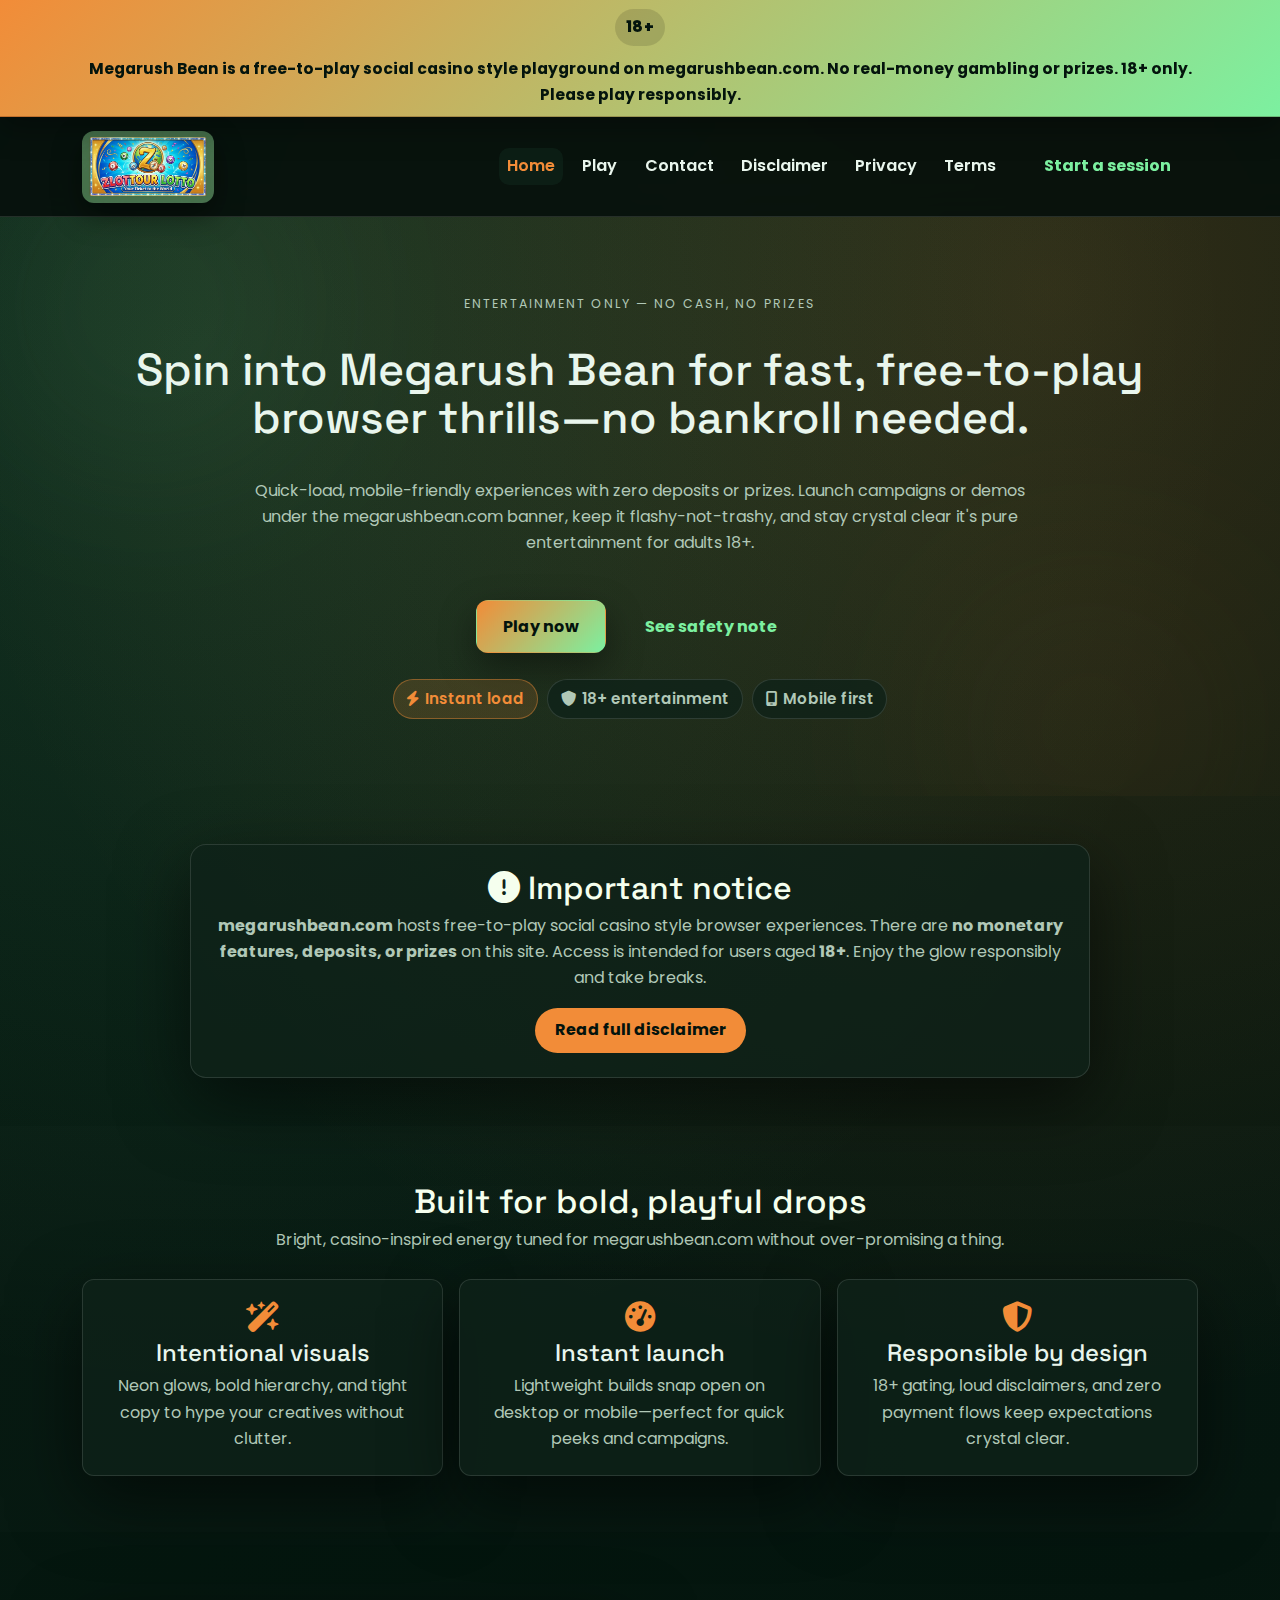
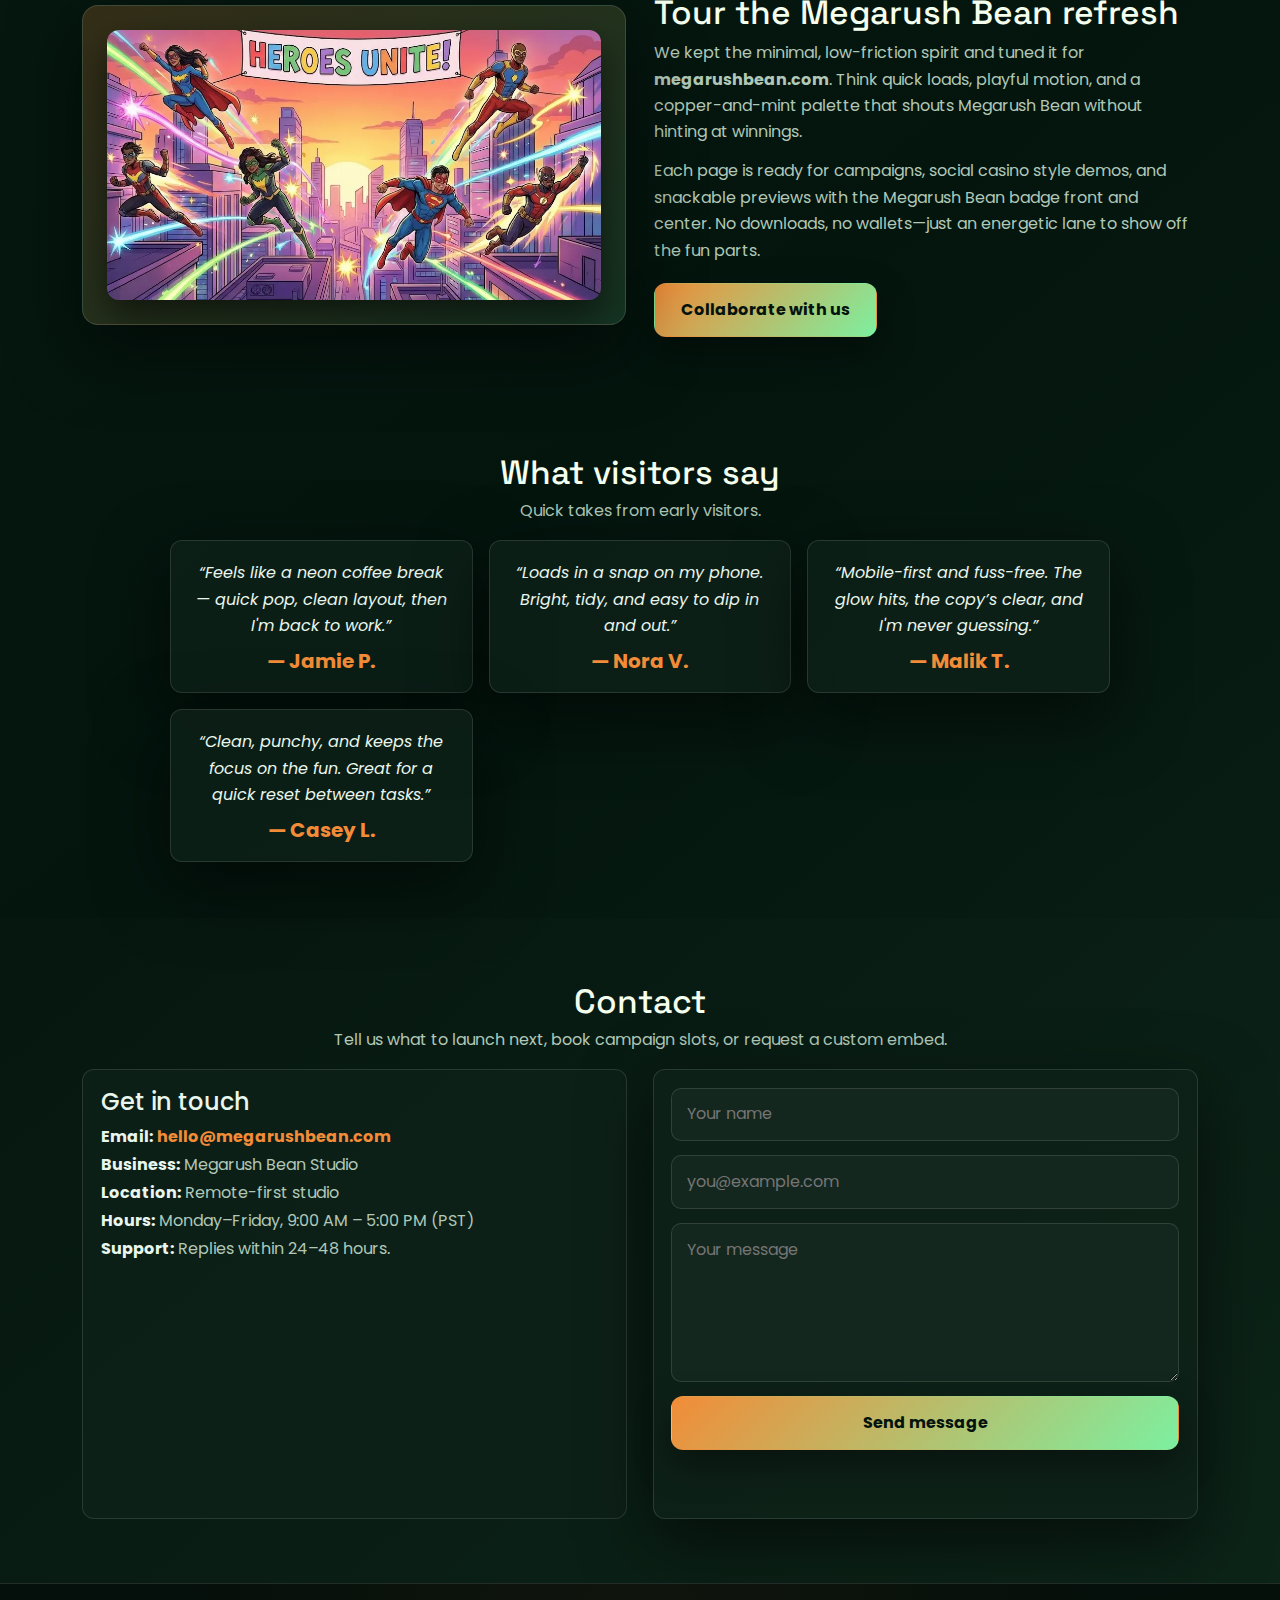
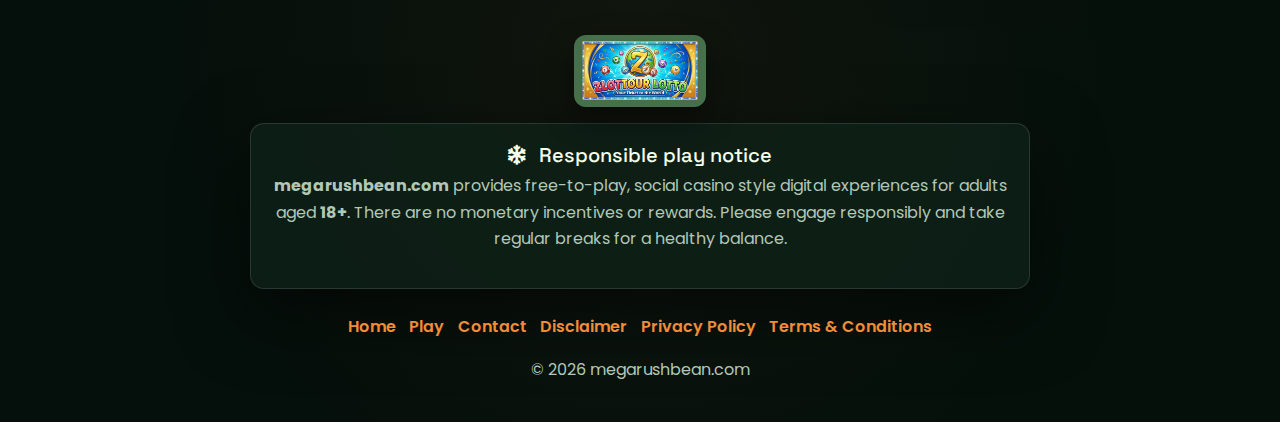
<file: index.html>
<!doctype html>
<html lang="en">
<head>
  <meta charset="utf-8">
  <meta name="viewport" content="width=device-width, initial-scale=1">
  <link rel="icon" type="image/x-icon" href="/favicon.ico">
  <title>Megarush Bean — Fast, free-to-play social casino vibes</title>
  <meta name="description" content="Megarush Bean (megarushbean.com) is a lively, free-to-play hub for social casino style browser capsules. Instant access, 18+ only, no deposits or prizes.">
  <link rel="preconnect" href="https://fonts.googleapis.com">
  <link rel="preconnect" href="https://fonts.gstatic.com" crossorigin>
  <link href="https://fonts.googleapis.com/css2?family=Poppins:wght@400;500;600;700&family=Space+Grotesk:wght@500;600;700&display=swap" rel="stylesheet">
  <link href="https://cdn.jsdelivr.net/npm/bootstrap@5.3.3/dist/css/bootstrap.min.css" rel="stylesheet">
  <link rel="stylesheet" href="https://cdnjs.cloudflare.com/ajax/libs/font-awesome/6.5.2/css/all.min.css">
  <style>
:root{
  --bg: #04130d;
  --panel: rgba(14,33,24,0.78);
  --panel-strong: rgba(18,44,32,0.9);
  --text: #e9f6ed;
  --muted: #b1c8b7;
  --heading: #f5ffee;
  --accent: #f28c38;
  --accent-2: #7cf0a0;
  --border: rgba(255,255,255,0.12);
  --radius: 14px;
  --font-heading: "Space Grotesk", "Inter", system-ui, sans-serif;
  --font-body: "Poppins", "Inter", system-ui, sans-serif;
  --shadow: 0 24px 70px rgba(0,0,0,0.55);
}

*{box-sizing:border-box}
body{
  margin:0;
  font-family:var(--font-body);
  background:
    radial-gradient(circle at 16% 10%, rgba(124,240,160,0.12), transparent 30%),
    radial-gradient(circle at 82% 8%, rgba(242,140,56,0.18), transparent 32%),
    linear-gradient(140deg, #071b12, #04150e 55%, #0c2518);
  color:var(--text);
  line-height:1.65;
  min-height:100vh;
  -webkit-font-smoothing:antialiased;
}
a{color:var(--accent-2); text-decoration:none; transition:color .18s, opacity .18s}
a:hover{color:var(--accent); opacity:0.9}
.link-accent{color:var(--accent); font-weight:700}
.link-accent:hover{color:var(--accent-2)}
img{max-width:100%; display:block}

.container{width:min(1140px, 100% - 2rem); margin:0 auto}

.notice-banner{
  background:linear-gradient(135deg, var(--accent), var(--accent-2));
  color:#04140d;
  padding:0.55rem 0;
  text-align:center;
  font-weight:700;
  border-bottom:1px solid rgba(0,0,0,0.2);
  box-shadow:0 10px 28px rgba(0,0,0,0.35);
  position:relative;
  z-index:70;
}
.banner-inner{
  display:flex;
  align-items:center;
  justify-content:center;
  gap:0.65rem;
  flex-wrap:wrap;
  font-size:0.97rem;
}
.banner-pill{
  background:rgba(0,0,0,0.12);
  color:#04140d;
  padding:0.35rem 0.7rem;
  border-radius:999px;
  font-weight:800;
  letter-spacing:0.5px;
}

.megarushbean-com-nav{
  background:rgba(5,15,11,0.9);
  border-bottom:1px solid var(--border);
  backdrop-filter:blur(14px);
  position:sticky;
  top:0;
  z-index:60;
  padding:0.85rem 0;
}
.megarushbean-com-nav .navbar-brand{
  display:flex;
  align-items:center;
  gap:0.65rem;
  padding:0;
}
.brand-logo{
  width:132px;
  height:auto;
  display:block;
  border-radius:12px;
  box-shadow:0 12px 30px rgba(0,0,0,0.45);
}
.megarushbean-com-nav .nav-link{
  color:var(--text);
  font-weight:600;
  margin:0 0.35rem;
  padding:0.35rem 0.65rem;
  border-radius:10px;
  transition:background .15s, color .15s;
}
.megarushbean-com-nav .nav-link.active,
.megarushbean-com-nav .nav-link:hover{
  background:var(--panel);
  color:var(--accent);
}
.navbar-toggler{
  border:1px solid var(--border);
  color:var(--text);
}
.navbar-toggler:focus{box-shadow:0 0 0 3px rgba(124,240,160,0.2)}

.megarushbean-com-btn{
  display:inline-flex;
  align-items:center;
  justify-content:center;
  gap:0.4rem;
  padding:0.78rem 1.6rem;
  border-radius:12px;
  font-weight:700;
  border:1px solid transparent;
  cursor:pointer;
  transition:transform .16s ease, box-shadow .2s ease, background .2s ease, color .2s ease;
  text-decoration:none;
}
.megarushbean-com-btn.primary{
  background:linear-gradient(135deg, var(--accent), var(--accent-2));
  color:#04130d;
  box-shadow:0 14px 36px rgba(0,0,0,0.4);
}
.megarushbean-com-btn.primary:hover{transform:translateY(-2px)}
.megarushbean-com-btn.ghost{
  background:var(--panel);
  border-color:var(--border);
  color:var(--text);
}
.megarushbean-com-btn.ghost:hover{color:var(--accent)}

.eyebrow{
  text-transform:uppercase;
  letter-spacing:2px;
  font-size:0.78rem;
  color:var(--muted);
  margin:0 0 0.35rem;
}
.section-title{
  font-family:var(--font-heading);
  color:var(--heading);
  font-size:2.1rem;
  margin:0 0 0.45rem;
}
.section-sub{margin:0 0 1rem; color:var(--muted)}

.megarushbean-com-hero{
  position:relative;
  padding:clamp(3rem, 6vw, 4.8rem) 0;
  overflow:hidden;
}
.megarushbean-com-hero::before,
.megarushbean-com-hero::after{
  content:"";
  position:absolute;
  width:420px; height:420px;
  border-radius:50%;
  filter:blur(120px);
  opacity:0.35;
  z-index:0;
}
.megarushbean-com-hero::before{top:-120px; left:-60px; background:radial-gradient(circle, rgba(124,240,160,0.48), transparent 60%)}
.megarushbean-com-hero::after{bottom:-140px; right:-20px; background:radial-gradient(circle, rgba(242,140,56,0.42), transparent 60%)}
.hero-inner{
  position:relative;
  z-index:1;
  display:grid;
  grid-template-columns:1fr;
  gap:1.6rem;
  text-align:center;
}
.hero-title{
  font-family:var(--font-heading);
  font-size:2.8rem;
  line-height:1.08;
  margin:0 0 0.6rem;
}
.hero-sub{
  color:var(--muted);
  margin:0 auto;
  max-width:780px;
}
.hero-cta{display:flex; justify-content:center; gap:0.8rem; flex-wrap:wrap; margin-top:1.1rem}
.hero-badges{
  display:flex;
  justify-content:center;
  gap:0.6rem;
  flex-wrap:wrap;
}
.pill{
  display:inline-flex;
  align-items:center;
  gap:0.35rem;
  padding:0.4rem 0.8rem;
  border-radius:999px;
  background:var(--panel);
  border:1px solid var(--border);
  color:var(--muted);
  font-weight:600;
  font-size:0.95rem;
}
.pill.accent{
  background:rgba(242,140,56,0.16);
  color:var(--accent);
  border-color:rgba(242,140,56,0.42);
}

.megarushbean-com-disclaimer-card{padding:3rem 0}
.disclaimer-box{
  max-width:900px;
  margin:0 auto;
  background:var(--panel);
  border:1px solid var(--border);
  padding:1.4rem;
  border-radius:16px;
  text-align:center;
  box-shadow:var(--shadow);
}
.disclaimer-title{
  color:var(--heading);
  margin:0 0 0.35rem;
  font-family:var(--font-heading);
}
.disclaimer-heading{
  margin:0 0 0.4rem;
  color:var(--heading);
  font-family:var(--font-heading);
}
.disclaimer-text{color:var(--muted); margin:0 0 1rem}
.disclaimer-btn{
  background:var(--accent);
  color:#04130d;
  padding:0.6rem 1.25rem;
  border-radius:999px;
  font-weight:700;
  display:inline-block;
}
.disclaimer-btn:hover{background:var(--accent-2); color:#02150f}

.megarushbean-com-play{
  padding:3.5rem 0;
  text-align:center;
}
.game-wrapper{
  margin:2rem auto;
  display:flex;
  justify-content:center;
}
.game-wrapper > .w-100{
  width:100%;
  max-width:920px;
  text-align:center;
}
.game-frame{
  position:relative;
  width:100%;
  max-width:920px;
  border-radius:14px;
  overflow:hidden;
  background:linear-gradient(160deg, rgba(242,140,56,0.18), rgba(124,240,160,0.12));
  border:1px solid var(--border);
  box-shadow:0 16px 40px rgba(0,0,0,0.45);
}
.game-frame::before{content:""; display:block; padding-top:56.25%;}
.game-frame iframe{
  position:absolute;
  inset:0;
  width:100%;
  height:100%;
  border:0;
}
.game-caption{
  margin-top:0.5rem;
  color:var(--muted);
  font-weight:600;
}

.megarushbean-com-features{
  padding:3.5rem 0;
  background:rgba(255,255,255,0.01);
}
.feature-grid{
  display:grid;
  grid-template-columns:repeat(auto-fit, minmax(240px,1fr));
  gap:1rem;
  margin-top:1.6rem;
}
.feature-box{
  background:var(--panel);
  border:1px solid var(--border);
  padding:1.4rem;
  border-radius:12px;
  color:var(--text);
  transition:transform .16s, box-shadow .16s;
  box-shadow:var(--shadow);
}
.feature-box:hover{transform:translateY(-4px); box-shadow:0 18px 46px rgba(0,0,0,0.6)}
.feature-icon{font-size:1.9rem; color:var(--accent); margin-bottom:0.4rem}
.feature-box h4{margin:0 0 0.35rem; font-family:var(--font-heading)}
.feature-box p{margin:0; color:var(--muted)}

.megarushbean-com-about{padding:3.8rem 0}
.about-grid{
  display:grid;
  grid-template-columns:1fr 1fr;
  gap:1.8rem;
  align-items:center;
}
.about-visual{
  background:linear-gradient(145deg, rgba(242,140,56,0.2), rgba(124,240,160,0.14));
  border:1px solid var(--border);
  border-radius:16px;
  padding:1.5rem;
  position:relative;
  box-shadow:var(--shadow);
  overflow:hidden;
}
.about-visual img{border-radius:12px; box-shadow:0 16px 36px rgba(0,0,0,0.55)}
.about-text p{color:var(--muted); margin:0 0 0.8rem}
.about-text .megarushbean-com-btn{margin-top:0.4rem}

.megarushbean-com-reviews{
  padding:3.5rem 0;
  text-align:center;
}
.reviews-grid{
  max-width:940px;
  margin:0 auto;
  display:grid;
  grid-template-columns:repeat(auto-fit, minmax(260px,1fr));
  gap:1rem;
}
.review-card{
  background:var(--panel);
  border:1px solid var(--border);
  padding:1.2rem;
  border-radius:12px;
  box-shadow:var(--shadow);
}
.review-text{font-style:italic; color:var(--text); margin:0 0 0.6rem}
.review-author{color:var(--accent); font-weight:700; margin:0}

.megarushbean-com-contact{
  background:rgba(255,255,255,0.01);
  padding:4rem 0;
}
.contact-grid{
  display:grid;
  grid-template-columns:1fr 1fr;
  gap:1.6rem;
}
.contact-info{
  background:var(--panel);
  border:1px solid var(--border);
  border-radius:12px;
  padding:1.1rem;
  color:var(--text);
}
.contact-info p{margin:0.1rem 0; color:var(--muted)}
.contact-info strong{color:var(--text)}
.contact-form{
  background:var(--panel);
  border:1px solid var(--border);
  border-radius:12px;
  padding:1.1rem;
  display:flex;
  flex-direction:column;
  gap:0.9rem;
  box-shadow:var(--shadow);
}
.contact-form input,
.contact-form textarea{
  width:100%;
  padding:0.78rem 0.9rem;
  border-radius:10px;
  border:1px solid var(--border);
  background:rgba(255,255,255,0.03);
  color:var(--text);
  font-size:1rem;
  transition:border .16s, box-shadow .16s;
}
.contact-form input:focus,
.contact-form textarea:focus{
  outline:none;
  border-color:var(--accent-2);
  box-shadow:0 0 0 3px rgba(124,240,160,0.2);
}
.form-status{
  min-height:20px;
  color:var(--muted);
}
.form-status.success{color:#9ff2c0}
.form-status.error{color:#f28c38}

.megarushbean-com-legal{
  background:rgba(255,255,255,0.02);
  border-top:1px solid var(--border);
  border-bottom:1px solid var(--border);
  padding:3.5rem 0;
}
.megarushbean-com-legal .section-title{text-align:center}
.megarushbean-com-legal .subheading{
  color:var(--accent);
  font-size:1.15rem;
  margin:1.6rem 0 0.4rem;
}
.megarushbean-com-legal p{
  color:var(--muted);
  margin:0 0 1rem;
}

.megarushbean-com-footer{
  background:rgba(5,15,11,0.94);
  color:var(--text);
  text-align:center;
  padding:3.2rem 1rem 2.4rem;
  border-top:1px solid var(--border);
  position:relative;
  overflow:hidden;
}
.megarushbean-com-footer::before{
  content:"";
  position:absolute;
  inset:0;
  background:radial-gradient(circle at 50% 20%, rgba(242,140,56,0.05), transparent 65%);
  z-index:0;
}
.megarushbean-com-footer .container{position:relative; z-index:1}
.footer-brand{
  display:flex;
  align-items:center;
  justify-content:center;
  gap:0.7rem;
  margin-bottom:1rem;
}
.footer-disclaimer{
  background:var(--panel);
  border:1px solid var(--border);
  color:var(--muted);
  max-width:780px;
  margin:0 auto 1.6rem;
  padding:1.2rem;
  border-radius:14px;
  box-shadow:var(--shadow);
}
.footer-links{
  display:flex;
  justify-content:center;
  gap:0.85rem;
  flex-wrap:wrap;
  padding:0;
  margin:0 0 1rem;
  list-style:none;
}
.footer-links a{
  color:var(--accent);
  font-weight:600;
}
.footer-links a:hover{color:var(--accent-2)}
.footer-copy{
  color:var(--muted);
  margin:0;
}

.megarushbean-com-popup{
  position:fixed;
  inset:0;
  display:flex;
  align-items:center;
  justify-content:center;
  background:rgba(0,0,0,0.82);
  z-index:9999;
  opacity:0;
  visibility:hidden;
  transition:opacity .2s, visibility .2s;
  padding:1rem;
}
.megarushbean-com-popup.active{opacity:1; visibility:visible}
.megarushbean-com-popup .popup-inner{
  background:linear-gradient(160deg, rgba(5,15,11,0.96), rgba(5,15,11,0.98));
  border:1px solid var(--border);
  color:var(--text);
  padding:1.6rem;
  border-radius:14px;
  max-width:520px;
  text-align:center;
  box-shadow:var(--shadow);
}
.megarushbean-com-popup h3{margin:0 0 0.4rem; color:var(--heading)}
.megarushbean-com-popup p{margin:0 0 0.8rem; color:var(--muted)}
.popup-buttons{display:flex; justify-content:center; gap:0.6rem; flex-wrap:wrap}
.popup-buttons .exit{background:transparent; border:1px solid var(--border); color:var(--heading)}
.popup-buttons .exit:hover{background:var(--panel)}

.megarushbean-com-scroll{
  position:fixed;
  right:22px;
  bottom:22px;
  width:44px;
  height:44px;
  border-radius:50%;
  border:none;
  background:var(--accent);
  color:#04130d;
  display:flex;
  align-items:center;
  justify-content:center;
  cursor:pointer;
  box-shadow:0 14px 34px rgba(0,0,0,0.55);
  opacity:0;
  visibility:hidden;
  transition:all .16s;
  z-index:90;
}
.megarushbean-com-scroll.show{opacity:1; visibility:visible}
.megarushbean-com-scroll:hover{background:var(--accent-2)}

.sr-only{
  position:absolute;
  width:1px;
  height:1px;
  padding:0;
  margin:-1px;
  overflow:hidden;
  clip:rect(0,0,0,0);
  border:0;
}

@media (max-width: 992px){
  .about-grid,
  .contact-grid{
    grid-template-columns:1fr;
  }
  .hero-title{font-size:2.4rem}
}
@media (max-width: 768px){
  .hero-title{font-size:2.05rem}
  .game-frame{max-width:100%}
  .megarushbean-com-nav{padding:0.75rem 0}
}
@media (max-width: 576px){
  .hero-cta{flex-direction:column}
  .brand-logo{width:114px}
}

</style>
</head>
<body class="megarushbean-com megarushbean-com-z3e9">

<div class="notice-banner notice-banner-p4o3">
  <div class="container container-g1j0 banner-inner banner-inner-u7q0">
    <span class="banner-pill banner-pill-d9v2">18+</span>
    <span>Megarush Bean is a free-to-play social casino style playground on megarushbean.com. No real-money gambling or prizes. 18+ only. Please play responsibly.</span>
  </div>
</div>

<!-- NAVBAR -->
<nav class="navbar navbar-o8m1 navbar-expand-lg navbar-expand-lg-m6y6 megarushbean-com-nav megarushbean-com-nav-e3l3">
  <div class="container container-g1j0 d-flex d-flex-q5f2 align-items-center align-items-center-v5i0 justify-content-between justify-content-between-v2r9">
    <a class="navbar-brand navbar-brand-d6z2" href="/">
      <img class="brand-logo brand-logo-c2e3" src="assets/img.png" alt="Megarush Bean logo">
      <span class="sr-only sr-only-b4d1">megarushbean.com</span>
    </a>
    <button class="navbar-toggler navbar-toggler-f6h3" type="button" data-bs-toggle="collapse" data-bs-target="#navMenu" aria-controls="navMenu" aria-expanded="false" aria-label="Toggle navigation">
      <span class="navbar-toggler-icon navbar-toggler-icon-x7i3"><i class="fas fas-c9r9 fa-bars fa-bars-y5b5"></i></span>
    </button>

    <div class="collapse collapse-x7l4 navbar-collapse navbar-collapse-v4r1 justify-content-end justify-content-end-h6f4" id="navMenu">
      <ul class="navbar-nav navbar-nav-z1y4 mb-2 mb-2-n8v5 mb-lg-0 mb-lg-0-j9a1 align-items-lg-center align-items-lg-center-g5m2">
        <li class="nav-item nav-item-x5e8"><a class="nav-link nav-link-m0o7 active active-t4d0" href="#home">Home</a></li>
        <li class="nav-item nav-item-x5e8"><a class="nav-link nav-link-m0o7" href="/play">Play</a></li>
        <li class="nav-item nav-item-x5e8"><a class="nav-link nav-link-m0o7" href="#contact">Contact</a></li>
        <li class="nav-item nav-item-x5e8"><a class="nav-link nav-link-m0o7" href="/disclaimer">Disclaimer</a></li>
        <li class="nav-item nav-item-x5e8"><a class="nav-link nav-link-m0o7" href="/privacy-policy">Privacy</a></li>
        <li class="nav-item nav-item-x5e8"><a class="nav-link nav-link-m0o7" href="/terms-and-conditions">Terms</a></li>
        <li class="nav-item nav-item-x5e8 ms-lg-2 ms-lg-2-k9n5">
          <a class="megarushbean-com-btn megarushbean-com-btn-g5k6 outline outline-x3a2" href="/play">Start a session</a>
        </li>
      </ul>
    </div>
  </div>
</nav>

<!-- HERO -->
<section id="home" class="megarushbean-com-hero megarushbean-com-hero-c8o7">
  <div class="container container-g1j0 hero-inner hero-inner-y5d4 text-center text-center-v3f6">
    <p class="eyebrow eyebrow-n6j7">Entertainment only — no cash, no prizes</p>
    <h1 class="hero-title hero-title-i8o2">Spin into Megarush Bean for fast, free-to-play browser thrills—no bankroll needed.</h1>
    <p class="hero-sub hero-sub-f5g2">
      Quick-load, mobile-friendly experiences with zero deposits or prizes. Launch campaigns or demos under the
      megarushbean.com banner, keep it flashy-not-trashy, and stay crystal clear it's pure entertainment for adults 18+.
    </p>
    <div class="hero-cta hero-cta-w8a3">
      <a href="/play" class="megarushbean-com-btn megarushbean-com-btn-g5k6 primary primary-e8e2">Play now</a>
      <a href="#disclaimer-block" class="megarushbean-com-btn megarushbean-com-btn-g5k6 outline outline-x3a2">See safety note</a>
    </div>
    <div class="hero-badges hero-badges-t9v9">
      <span class="pill pill-n7n0 accent accent-r8f9"><i class="fa-solid fa-solid-i1m6 fa-bolt fa-bolt-s5i5"></i>Instant load</span>
      <span class="pill pill-n7n0"><i class="fa-solid fa-solid-i1m6 fa-shield fa-shield-h6v6"></i>18+ entertainment</span>
      <span class="pill pill-n7n0"><i class="fa-solid fa-solid-i1m6 fa-mobile-screen fa-mobile-screen-q0m5"></i>Mobile first</span>
    </div>
  </div>
</section>

<!-- DISCLAIMER CARD -->
<section id="disclaimer-block" class="megarushbean-com-disclaimer-card megarushbean-com-disclaimer-card-x3w7 text-center text-center-v3f6" aria-labelledby="disclaimer-title">
  <div class="container container-g1j0">
    <div class="disclaimer-box disclaimer-box-b8y8 mx-auto mx-auto-z9k5 p-4 p-4-i7c6">
      <h2 id="disclaimer-title" class="disclaimer-title disclaimer-title-j4f1">
        <i class="fas fas-c9r9 fa-circle-exclamation fa-circle-exclamation-l6e8"></i> Important notice
      </h2>
      <p class="disclaimer-text disclaimer-text-x5r2">
        <strong>megarushbean.com</strong> hosts free-to-play social casino style browser experiences.
        There are <strong>no monetary features, deposits, or prizes</strong> on this site.
        Access is intended for users aged <strong>18+</strong>. Enjoy the glow responsibly and take breaks.
      </p>
      <a href="/disclaimer" class="disclaimer-btn disclaimer-btn-j8p4">Read full disclaimer</a>
    </div>
  </div>
</section>

<!-- FEATURES -->
<section id="features" class="megarushbean-com-features megarushbean-com-features-m0c2">
  <div class="container container-g1j0 text-center text-center-v3f6">
    <h2 class="section-title section-title-p9a8 mb-1 mb-1-e5k0">Built for bold, playful drops</h2>
    <p class="section-sub section-sub-q2n7">Bright, casino-inspired energy tuned for megarushbean.com without over-promising a thing.</p>
    <div class="feature-grid feature-grid-q9w8">
      <div class="feature-box feature-box-f0h1">
        <i class="fa-solid fa-solid-i1m6 fa-wand-magic-sparkles fa-wand-magic-sparkles-d0u8 feature-icon feature-icon-b0g2"></i>
        <h4>Intentional visuals</h4>
        <p>Neon glows, bold hierarchy, and tight copy to hype your creatives without clutter.</p>
      </div>
      <div class="feature-box feature-box-f0h1">
        <i class="fa-solid fa-solid-i1m6 fa-gauge-high fa-gauge-high-t7l5 feature-icon feature-icon-b0g2"></i>
        <h4>Instant launch</h4>
        <p>Lightweight builds snap open on desktop or mobile—perfect for quick peeks and campaigns.</p>
      </div>
      <div class="feature-box feature-box-f0h1">
        <i class="fa-solid fa-solid-i1m6 fa-shield-halved fa-shield-halved-y4r3 feature-icon feature-icon-b0g2"></i>
        <h4>Responsible by design</h4>
        <p>18+ gating, loud disclaimers, and zero payment flows keep expectations crystal clear.</p>
      </div>
    </div>
  </div>
</section>

<!-- ABOUT -->
<section id="about" class="megarushbean-com-about megarushbean-com-about-e2w5">
  <div class="container container-g1j0">
      <div class="about-grid about-grid-n9s2">
        <div class="about-visual about-visual-a0f9">
        <img src="assets/herobackground01.webp" alt="Megarush Bean hero collage">
      </div>
      <div class="about-text about-text-l5t2">
        <h2 class="section-title section-title-p9a8">Tour the Megarush Bean refresh</h2>
        <p>
          We kept the minimal, low-friction spirit and tuned it for <strong>megarushbean.com</strong>.
          Think quick loads, playful motion, and a copper-and-mint palette that shouts Megarush Bean without hinting at winnings.
        </p>
        <p>
          Each page is ready for campaigns, social casino style demos, and snackable previews with the Megarush Bean badge front and center.
          No downloads, no wallets—just an energetic lane to show off the fun parts.
        </p>
        <a href="#contact" class="megarushbean-com-btn megarushbean-com-btn-g5k6 primary primary-e8e2">Collaborate with us</a>
      </div>
    </div>
  </div>
</section>

<!-- REVIEWS -->
<section id="reviews" class="megarushbean-com-reviews megarushbean-com-reviews-g1w8">
  <div class="container container-g1j0">
    <h2 class="section-title section-title-p9a8 mb-1 mb-1-e5k0 text-center text-center-v3f6">What visitors say</h2>
    <p class="section-sub section-sub-q2n7 text-center text-center-v3f6">Quick takes from early visitors.</p>
    <div class="reviews-grid reviews-grid-j1j6">
      <div class="review-card review-card-f9q7">
        <p class="review-text review-text-d7o9">“Feels like a neon coffee break — quick pop, clean layout, then I'm back to work.”</p>
        <h5 class="review-author review-author-g0v2">— Jamie P.</h5>
      </div>
      <div class="review-card review-card-f9q7">
        <p class="review-text review-text-d7o9">“Loads in a snap on my phone. Bright, tidy, and easy to dip in and out.”</p>
        <h5 class="review-author review-author-g0v2">— Nora V.</h5>
      </div>
      <div class="review-card review-card-f9q7">
        <p class="review-text review-text-d7o9">“Mobile-first and fuss-free. The glow hits, the copy’s clear, and I'm never guessing.”</p>
        <h5 class="review-author review-author-g0v2">— Malik T.</h5>
      </div>
      <div class="review-card review-card-f9q7">
        <p class="review-text review-text-d7o9">“Clean, punchy, and keeps the focus on the fun. Great for a quick reset between tasks.”</p>
        <h5 class="review-author review-author-g0v2">— Casey L.</h5>
      </div>
    </div>
  </div>
</section>

<!-- CONTACT -->
<section id="contact" class="megarushbean-com-contact megarushbean-com-contact-y3q1">
  <div class="container container-g1j0">
    <h2 class="section-title section-title-p9a8 text-center text-center-v3f6 mb-1 mb-1-e5k0">Contact</h2>
    <p class="section-sub section-sub-q2n7 text-center text-center-v3f6">Tell us what to launch next, book campaign slots, or request a custom embed.</p>

    <div class="contact-grid contact-grid-x1h0">
      <div class="contact-info contact-info-v7t1">
        <h4>Get in touch</h4>
        <p><strong>Email:</strong> <a href="mailto:hello@megarushbean.com" class="link-accent link-accent-t0s6">hello@megarushbean.com</a></p>
        <p><strong>Business:</strong> Megarush Bean Studio</p>
        <p><strong>Location:</strong> Remote-first studio</p>
        <p><strong>Hours:</strong> Monday–Friday, 9:00 AM – 5:00 PM (PST)</p>
        <p><strong>Support:</strong> Replies within 24–48 hours.</p>
      </div>

      <form id="hubForm" class="contact-form contact-form-y8n9" novalidate>
        <input type="text" id="hubName" placeholder="Your name" required minlength="2" maxlength="60">
        <input type="email" id="hubEmail" placeholder="you@example.com" required>
        <textarea id="hubMessage" rows="5" placeholder="Your message" required></textarea>
        <button type="submit" class="megarushbean-com-btn megarushbean-com-btn-g5k6 primary primary-e8e2">Send message</button>
        <p id="hubStatus" class="form-status form-status-s0n6" aria-live="polite"></p>
      </form>
    </div>
  </div>
</section>

<!-- FOOTER -->
<footer class="megarushbean-com-footer megarushbean-com-footer-y5k0">
  <div class="container container-g1j0">
    <div class="footer-brand footer-brand-p9z8">
      <img class="brand-logo brand-logo-c2e3" src="assets/img.png" alt="Megarush Bean logo">
      <span class="sr-only sr-only-b4d1">megarushbean.com</span>
    </div>

    <div class="footer-disclaimer footer-disclaimer-r3t2">
      <h5 class="disclaimer-heading disclaimer-heading-w8s6"><i class="fas fas-c9r9 fa-snowflake fa-snowflake-c4q3 me-2 me-2-e8c6"></i> Responsible play notice</h5>
      <p>
        <strong>megarushbean.com</strong> provides free-to-play, social casino style digital experiences for adults aged
        <strong>18+</strong>. There are no monetary incentives or rewards. Please engage responsibly and take regular breaks
        for a healthy balance.
      </p>
    </div>

    <ul class="footer-links footer-links-o0s5">
      <li><a href="/">Home</a></li>
      <li><a href="/play">Play</a></li>
      <li><a href="#contact">Contact</a></li>
      <li><a href="/disclaimer">Disclaimer</a></li>
      <li><a href="/privacy-policy">Privacy Policy</a></li>
      <li><a href="/terms-and-conditions">Terms &amp; Conditions</a></li>
    </ul>

    <p class="footer-copy footer-copy-c7h0">
      © <span data-year></span> megarushbean.com
    </p>
  </div>
</footer>

<!-- SCROLL TO TOP -->
<button id="hubScrollTop" class="megarushbean-com-scroll megarushbean-com-scroll-h7p4" aria-label="Scroll to top">
  <i class="fas fas-c9r9 fa-chevron-up fa-chevron-up-q5p4"></i>
</button>

<!-- Scripts -->
<script src="https://cdn.jsdelivr.net/npm/bootstrap@5.3.3/dist/js/bootstrap.bundle.min.js"></script>
<script src="assets/main.js" defer></script>
</body>
</html>
</file>
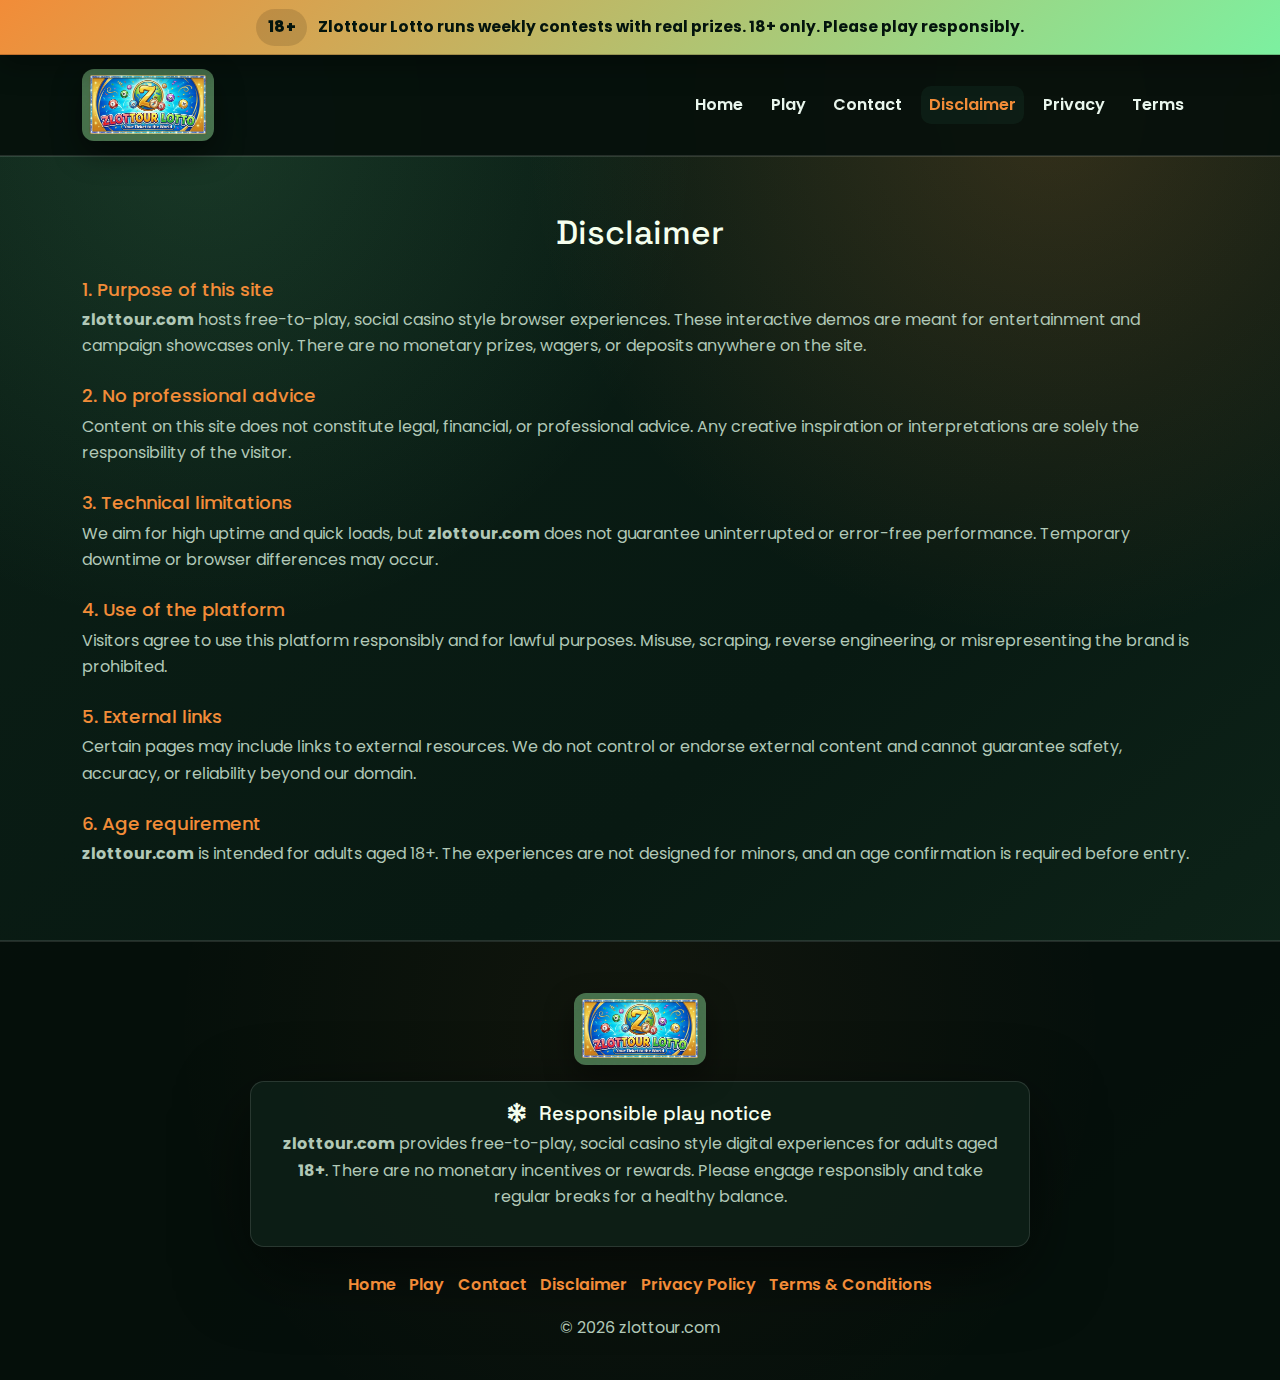
<file: disclaimer/index.html>
<!doctype html>
<html lang="en">
<head>
  <meta charset="utf-8">
  <meta name="viewport" content="width=device-width, initial-scale=1">
  <link rel="icon" type="image/x-icon" href="/favicon.ico">
  <title>Disclaimer - Zlottour Lotto</title>
  <meta name="description" content="Disclaimer for Zlottour Lotto. Weekly contests with clear prize calls, responsible gaming controls, and 18+ access.">
  <link rel="preconnect" href="https://fonts.googleapis.com">
  <link rel="preconnect" href="https://fonts.gstatic.com" crossorigin>
  <link href="https://fonts.googleapis.com/css2?family=Poppins:wght@400;500;600;700&family=Space+Grotesk:wght@500;600;700&display=swap" rel="stylesheet">
  <link href="https://cdn.jsdelivr.net/npm/bootstrap@5.3.3/dist/css/bootstrap.min.css" rel="stylesheet">
  <link rel="stylesheet" href="https://cdnjs.cloudflare.com/ajax/libs/font-awesome/6.5.2/css/all.min.css">
  <style>
:root{
  --bg: #04130d;
  --panel: rgba(14,33,24,0.78);
  --panel-strong: rgba(18,44,32,0.9);
  --text: #e9f6ed;
  --muted: #b1c8b7;
  --heading: #f5ffee;
  --accent: #f28c38;
  --accent-2: #7cf0a0;
  --border: rgba(255,255,255,0.12);
  --radius: 14px;
  --font-heading: "Space Grotesk", "Inter", system-ui, sans-serif;
  --font-body: "Poppins", "Inter", system-ui, sans-serif;
  --shadow: 0 24px 70px rgba(0,0,0,0.55);
}

*{box-sizing:border-box}
body{
  margin:0;
  font-family:var(--font-body);
  background:
    radial-gradient(circle at 16% 10%, rgba(124,240,160,0.12), transparent 30%),
    radial-gradient(circle at 82% 8%, rgba(242,140,56,0.18), transparent 32%),
    linear-gradient(140deg, #071b12, #04150e 55%, #0c2518);
  color:var(--text);
  line-height:1.65;
  min-height:100vh;
  -webkit-font-smoothing:antialiased;
}
a{color:var(--accent-2); text-decoration:none; transition:color .18s, opacity .18s}
a:hover{color:var(--accent); opacity:0.9}
.link-accent{color:var(--accent); font-weight:700}
.link-accent:hover{color:var(--accent-2)}
img{max-width:100%; display:block}

.container{width:min(1140px, 100% - 2rem); margin:0 auto}

.notice-banner{
  background:linear-gradient(135deg, var(--accent), var(--accent-2));
  color:#04140d;
  padding:0.55rem 0;
  text-align:center;
  font-weight:700;
  border-bottom:1px solid rgba(0,0,0,0.2);
  box-shadow:0 10px 28px rgba(0,0,0,0.35);
  position:relative;
  z-index:70;
}
.banner-inner{
  display:flex;
  align-items:center;
  justify-content:center;
  gap:0.65rem;
  flex-wrap:wrap;
  font-size:0.97rem;
}
.banner-pill{
  background:rgba(0,0,0,0.12);
  color:#04140d;
  padding:0.35rem 0.7rem;
  border-radius:999px;
  font-weight:800;
  letter-spacing:0.5px;
}

.zlottour-com-nav{
  background:rgba(5,15,11,0.9);
  border-bottom:1px solid var(--border);
  backdrop-filter:blur(14px);
  position:sticky;
  top:0;
  z-index:60;
  padding:0.85rem 0;
}
.zlottour-com-nav .navbar-brand{
  display:flex;
  align-items:center;
  gap:0.65rem;
  padding:0;
}
.brand-logo{
  width:132px;
  height:auto;
  display:block;
  border-radius:12px;
  box-shadow:0 12px 30px rgba(0,0,0,0.45);
}
.zlottour-com-nav .nav-link{
  color:var(--text);
  font-weight:600;
  margin:0 0.35rem;
  padding:0.35rem 0.65rem;
  border-radius:10px;
  transition:background .15s, color .15s;
}
.zlottour-com-nav .nav-link.active,
.zlottour-com-nav .nav-link:hover{
  background:var(--panel);
  color:var(--accent);
}
.navbar-toggler{
  border:1px solid var(--border);
  color:var(--text);
}
.navbar-toggler:focus{box-shadow:0 0 0 3px rgba(124,240,160,0.2)}

.zlottour-com-btn{
  display:inline-flex;
  align-items:center;
  justify-content:center;
  gap:0.4rem;
  padding:0.78rem 1.6rem;
  border-radius:12px;
  font-weight:700;
  border:1px solid transparent;
  cursor:pointer;
  transition:transform .16s ease, box-shadow .2s ease, background .2s ease, color .2s ease;
  text-decoration:none;
}
.zlottour-com-btn.primary{
  background:linear-gradient(135deg, var(--accent), var(--accent-2));
  color:#04130d;
  box-shadow:0 14px 36px rgba(0,0,0,0.4);
}
.zlottour-com-btn.primary:hover{transform:translateY(-2px)}
.zlottour-com-btn.ghost{
  background:var(--panel);
  border-color:var(--border);
  color:var(--text);
}
.zlottour-com-btn.ghost:hover{color:var(--accent)}

.eyebrow{
  text-transform:uppercase;
  letter-spacing:2px;
  font-size:0.78rem;
  color:var(--muted);
  margin:0 0 0.35rem;
}
.section-title{
  font-family:var(--font-heading);
  color:var(--heading);
  font-size:2.1rem;
  margin:0 0 0.45rem;
}
.section-sub{margin:0 0 1rem; color:var(--muted)}

.zlottour-com-hero{
  position:relative;
  padding:clamp(3rem, 6vw, 4.8rem) 0;
  overflow:hidden;
}
.zlottour-com-hero::before,
.zlottour-com-hero::after{
  content:"";
  position:absolute;
  width:420px; height:420px;
  border-radius:50%;
  filter:blur(120px);
  opacity:0.35;
  z-index:0;
}
.zlottour-com-hero::before{top:-120px; left:-60px; background:radial-gradient(circle, rgba(124,240,160,0.48), transparent 60%)}
.zlottour-com-hero::after{bottom:-140px; right:-20px; background:radial-gradient(circle, rgba(242,140,56,0.42), transparent 60%)}
.hero-inner{
  position:relative;
  z-index:1;
  display:grid;
  grid-template-columns:1fr;
  gap:1.6rem;
  text-align:center;
}
.hero-title{
  font-family:var(--font-heading);
  font-size:2.8rem;
  line-height:1.08;
  margin:0 0 0.6rem;
}
.hero-sub{
  color:var(--muted);
  margin:0 auto;
  max-width:780px;
}
.hero-cta{display:flex; justify-content:center; gap:0.8rem; flex-wrap:wrap; margin-top:1.1rem}
.hero-badges{
  display:flex;
  justify-content:center;
  gap:0.6rem;
  flex-wrap:wrap;
}
.pill{
  display:inline-flex;
  align-items:center;
  gap:0.35rem;
  padding:0.4rem 0.8rem;
  border-radius:999px;
  background:var(--panel);
  border:1px solid var(--border);
  color:var(--muted);
  font-weight:600;
  font-size:0.95rem;
}
.pill.accent{
  background:rgba(242,140,56,0.16);
  color:var(--accent);
  border-color:rgba(242,140,56,0.42);
}

.zlottour-com-disclaimer-card{padding:3rem 0}
.disclaimer-box{
  max-width:900px;
  margin:0 auto;
  background:var(--panel);
  border:1px solid var(--border);
  padding:1.4rem;
  border-radius:16px;
  text-align:center;
  box-shadow:var(--shadow);
}
.disclaimer-title{
  color:var(--heading);
  margin:0 0 0.35rem;
  font-family:var(--font-heading);
}
.disclaimer-heading{
  margin:0 0 0.4rem;
  color:var(--heading);
  font-family:var(--font-heading);
}
.disclaimer-text{color:var(--muted); margin:0 0 1rem}
.disclaimer-btn{
  background:var(--accent);
  color:#04130d;
  padding:0.6rem 1.25rem;
  border-radius:999px;
  font-weight:700;
  display:inline-block;
}
.disclaimer-btn:hover{background:var(--accent-2); color:#02150f}

.zlottour-com-play{
  padding:3.5rem 0;
  text-align:center;
}
.game-wrapper{
  margin:2rem auto;
  display:flex;
  justify-content:center;
}
.game-wrapper > .w-100{
  width:100%;
  max-width:920px;
  text-align:center;
}
.game-frame{
  position:relative;
  width:100%;
  max-width:920px;
  border-radius:14px;
  overflow:hidden;
  background:linear-gradient(160deg, rgba(242,140,56,0.18), rgba(124,240,160,0.12));
  border:1px solid var(--border);
  box-shadow:0 16px 40px rgba(0,0,0,0.45);
}
.game-frame::before{content:""; display:block; padding-top:56.25%;}
.game-frame iframe{
  position:absolute;
  inset:0;
  width:100%;
  height:100%;
  border:0;
}
.game-caption{
  margin-top:0.5rem;
  color:var(--muted);
  font-weight:600;
}

.zlottour-com-features{
  padding:3.5rem 0;
  background:rgba(255,255,255,0.01);
}
.feature-grid{
  display:grid;
  grid-template-columns:repeat(auto-fit, minmax(240px,1fr));
  gap:1rem;
  margin-top:1.6rem;
}
.feature-box{
  background:var(--panel);
  border:1px solid var(--border);
  padding:1.4rem;
  border-radius:12px;
  color:var(--text);
  transition:transform .16s, box-shadow .16s;
  box-shadow:var(--shadow);
}
.feature-box:hover{transform:translateY(-4px); box-shadow:0 18px 46px rgba(0,0,0,0.6)}
.feature-icon{font-size:1.9rem; color:var(--accent); margin-bottom:0.4rem}
.feature-box h4{margin:0 0 0.35rem; font-family:var(--font-heading)}
.feature-box p{margin:0; color:var(--muted)}

.zlottour-com-about{padding:3.8rem 0}
.about-grid{
  display:grid;
  grid-template-columns:1fr 1fr;
  gap:1.8rem;
  align-items:center;
}
.about-visual{
  background:linear-gradient(145deg, rgba(242,140,56,0.2), rgba(124,240,160,0.14));
  border:1px solid var(--border);
  border-radius:16px;
  padding:1.5rem;
  position:relative;
  box-shadow:var(--shadow);
  overflow:hidden;
}
.about-visual::after{
  content:"JH";
  position:absolute;
  right:14px;
  bottom:8px;
  font-size:3.6rem;
  font-weight:800;
  color:rgba(255,255,255,0.06);
  letter-spacing:3px;
}
.about-visual img{border-radius:12px; box-shadow:0 16px 36px rgba(0,0,0,0.55)}
.about-text p{color:var(--muted); margin:0 0 0.8rem}
.about-text .zlottour-com-btn{margin-top:0.4rem}

.zlottour-com-reviews{
  padding:3.5rem 0;
  text-align:center;
}
.reviews-grid{
  max-width:940px;
  margin:0 auto;
  display:grid;
  grid-template-columns:repeat(auto-fit, minmax(260px,1fr));
  gap:1rem;
}
.review-card{
  background:var(--panel);
  border:1px solid var(--border);
  padding:1.2rem;
  border-radius:12px;
  box-shadow:var(--shadow);
}
.review-text{font-style:italic; color:var(--text); margin:0 0 0.6rem}
.review-author{color:var(--accent); font-weight:700; margin:0}

.zlottour-com-contact{
  background:rgba(255,255,255,0.01);
  padding:4rem 0;
}
.contact-grid{
  display:grid;
  grid-template-columns:1fr 1fr;
  gap:1.6rem;
}
.contact-info{
  background:var(--panel);
  border:1px solid var(--border);
  border-radius:12px;
  padding:1.1rem;
  color:var(--text);
}
.contact-info p{margin:0.1rem 0; color:var(--muted)}
.contact-info strong{color:var(--text)}
.contact-form{
  background:var(--panel);
  border:1px solid var(--border);
  border-radius:12px;
  padding:1.1rem;
  display:flex;
  flex-direction:column;
  gap:0.9rem;
  box-shadow:var(--shadow);
}
.contact-form input,
.contact-form textarea{
  width:100%;
  padding:0.78rem 0.9rem;
  border-radius:10px;
  border:1px solid var(--border);
  background:rgba(255,255,255,0.03);
  color:var(--text);
  font-size:1rem;
  transition:border .16s, box-shadow .16s;
}
.contact-form input:focus,
.contact-form textarea:focus{
  outline:none;
  border-color:var(--accent-2);
  box-shadow:0 0 0 3px rgba(124,240,160,0.2);
}
.form-status{
  min-height:20px;
  color:var(--muted);
}
.form-status.success{color:#9ff2c0}
.form-status.error{color:#f28c38}

.zlottour-com-legal{
  background:rgba(255,255,255,0.02);
  border-top:1px solid var(--border);
  border-bottom:1px solid var(--border);
  padding:3.5rem 0;
}
.zlottour-com-legal .section-title{text-align:center}
.zlottour-com-legal .subheading{
  color:var(--accent);
  font-size:1.15rem;
  margin:1.6rem 0 0.4rem;
}
.zlottour-com-legal p{
  color:var(--muted);
  margin:0 0 1rem;
}

.zlottour-com-footer{
  background:rgba(5,15,11,0.94);
  color:var(--text);
  text-align:center;
  padding:3.2rem 1rem 2.4rem;
  border-top:1px solid var(--border);
  position:relative;
  overflow:hidden;
}
.zlottour-com-footer::before{
  content:"";
  position:absolute;
  inset:0;
  background:radial-gradient(circle at 50% 20%, rgba(242,140,56,0.05), transparent 65%);
  z-index:0;
}
.zlottour-com-footer .container{position:relative; z-index:1}
.footer-brand{
  display:flex;
  align-items:center;
  justify-content:center;
  gap:0.7rem;
  margin-bottom:1rem;
}
.footer-disclaimer{
  background:var(--panel);
  border:1px solid var(--border);
  color:var(--muted);
  max-width:780px;
  margin:0 auto 1.6rem;
  padding:1.2rem;
  border-radius:14px;
  box-shadow:var(--shadow);
}
.footer-links{
  display:flex;
  justify-content:center;
  gap:0.85rem;
  flex-wrap:wrap;
  padding:0;
  margin:0 0 1rem;
  list-style:none;
}
.footer-links a{
  color:var(--accent);
  font-weight:600;
}
.footer-links a:hover{color:var(--accent-2)}
.footer-copy{
  color:var(--muted);
  margin:0;
}

.zlottour-com-popup{
  position:fixed;
  inset:0;
  display:flex;
  align-items:center;
  justify-content:center;
  background:rgba(0,0,0,0.82);
  z-index:9999;
  opacity:0;
  visibility:hidden;
  transition:opacity .2s, visibility .2s;
  padding:1rem;
}
.zlottour-com-popup.active{opacity:1; visibility:visible}
.zlottour-com-popup .popup-inner{
  background:linear-gradient(160deg, rgba(5,15,11,0.96), rgba(5,15,11,0.98));
  border:1px solid var(--border);
  color:var(--text);
  padding:1.6rem;
  border-radius:14px;
  max-width:520px;
  text-align:center;
  box-shadow:var(--shadow);
}
.zlottour-com-popup h3{margin:0 0 0.4rem; color:var(--heading)}
.zlottour-com-popup p{margin:0 0 0.8rem; color:var(--muted)}
.popup-buttons{display:flex; justify-content:center; gap:0.6rem; flex-wrap:wrap}
.popup-buttons .exit{background:transparent; border:1px solid var(--border); color:var(--heading)}
.popup-buttons .exit:hover{background:var(--panel)}

.zlottour-com-scroll{
  position:fixed;
  right:22px;
  bottom:22px;
  width:44px;
  height:44px;
  border-radius:50%;
  border:none;
  background:var(--accent);
  color:#04130d;
  display:flex;
  align-items:center;
  justify-content:center;
  cursor:pointer;
  box-shadow:0 14px 34px rgba(0,0,0,0.55);
  opacity:0;
  visibility:hidden;
  transition:all .16s;
  z-index:90;
}
.zlottour-com-scroll.show{opacity:1; visibility:visible}
.zlottour-com-scroll:hover{background:var(--accent-2)}

.sr-only{
  position:absolute;
  width:1px;
  height:1px;
  padding:0;
  margin:-1px;
  overflow:hidden;
  clip:rect(0,0,0,0);
  border:0;
}

@media (max-width: 992px){
  .about-grid,
  .contact-grid{
    grid-template-columns:1fr;
  }
  .hero-title{font-size:2.4rem}
}
@media (max-width: 768px){
  .hero-title{font-size:2.05rem}
  .game-frame{max-width:100%}
  .zlottour-com-nav{padding:0.75rem 0}
}
@media (max-width: 576px){
  .hero-cta{flex-direction:column}
  .brand-logo{width:114px}
}

</style>
</head>
<body class="zlottour-com zlottour-com-k0m9">

<div class="notice-banner notice-banner-x3q2">
  <div class="container container-c4r1 banner-inner banner-inner-q5d2">
    <span class="banner-pill banner-pill-m7r6">18+</span>
    <span>Zlottour Lotto runs weekly contests with real prizes. 18+ only. Please play responsibly.</span>
  </div>
</div>

<nav class="navbar navbar-y5h7 navbar-expand-lg navbar-expand-lg-w7s2 zlottour-com-nav zlottour-com-nav-a7d0">
  <div class="container container-c4r1 d-flex d-flex-n1a5 align-items-center align-items-center-x8i9 justify-content-between justify-content-between-r0j8">
    <a class="navbar-brand navbar-brand-q2g5" href="/">
      <img class="brand-logo brand-logo-q6p5" src="../assets/img.png" alt="Zlottour Lotto logo">
      <span class="sr-only sr-only-o8m2">zlottour.com</span>
    </a>
    <button class="navbar-toggler navbar-toggler-b5h2" type="button" data-bs-toggle="collapse" data-bs-target="#navMenu" aria-controls="navMenu" aria-expanded="false" aria-label="Toggle navigation">
      <span class="navbar-toggler-icon navbar-toggler-icon-w0y0"><i class="fas fas-w9l2 fa-bars fa-bars-i3q8"></i></span>
    </button>

    <div class="collapse collapse-m1l9 navbar-collapse navbar-collapse-c1i9 justify-content-end justify-content-end-e5q5" id="navMenu">
      <ul class="navbar-nav navbar-nav-q3g6 mb-2 mb-2-q5j2 mb-lg-0 mb-lg-0-a7z2 align-items-lg-center align-items-lg-center-z3q4">
        <li class="nav-item nav-item-k5i6"><a class="nav-link nav-link-o0h9" href="/">Home</a></li>
        <li class="nav-item nav-item-k5i6"><a class="nav-link nav-link-o0h9" href="/play">Play</a></li>
        <li class="nav-item nav-item-k5i6"><a class="nav-link nav-link-o0h9" href="/#contact">Contact</a></li>
        <li class="nav-item nav-item-k5i6"><a class="nav-link nav-link-o0h9 active active-q4v0" href="/disclaimer">Disclaimer</a></li>
        <li class="nav-item nav-item-k5i6"><a class="nav-link nav-link-o0h9" href="/privacy-policy">Privacy</a></li>
        <li class="nav-item nav-item-k5i6"><a class="nav-link nav-link-o0h9" href="/terms-and-conditions">Terms</a></li>
      </ul>
    </div>
  </div>
</nav>

<section id="disclaimer" class="zlottour-com-legal zlottour-com-legal-y9y4">
  <div class="container container-c4r1">
    <h2 class="section-title section-title-t6h0">Disclaimer</h2>

    <h3 class="subheading subheading-a2a2">1. Purpose of this site</h3>
    <p>
      <strong>zlottour.com</strong> hosts free-to-play, social casino style browser experiences. These interactive demos are
      meant for entertainment and campaign showcases only. There are no monetary prizes, wagers, or deposits anywhere on the site.
    </p>

    <h3 class="subheading subheading-a2a2">2. No professional advice</h3>
    <p>
      Content on this site does not constitute legal, financial, or professional advice. Any creative inspiration or interpretations
      are solely the responsibility of the visitor.
    </p>

    <h3 class="subheading subheading-a2a2">3. Technical limitations</h3>
    <p>
      We aim for high uptime and quick loads, but <strong>zlottour.com</strong> does not guarantee uninterrupted or error-free
      performance. Temporary downtime or browser differences may occur.
    </p>

    <h3 class="subheading subheading-a2a2">4. Use of the platform</h3>
    <p>
      Visitors agree to use this platform responsibly and for lawful purposes. Misuse, scraping, reverse engineering, or misrepresenting
      the brand is prohibited.
    </p>

    <h3 class="subheading subheading-a2a2">5. External links</h3>
    <p>
      Certain pages may include links to external resources. We do not control or endorse external content and cannot guarantee safety,
      accuracy, or reliability beyond our domain.
    </p>

    <h3 class="subheading subheading-a2a2">6. Age requirement</h3>
    <p>
      <strong>zlottour.com</strong> is intended for adults aged 18+. The experiences are not designed for minors, and an age
      confirmation is required before entry.
    </p>
  </div>
</section>

<footer class="zlottour-com-footer zlottour-com-footer-v6m2">
  <div class="container container-c4r1">
    <div class="footer-brand footer-brand-f3e8">
      <img class="brand-logo brand-logo-q6p5" src="../assets/img.png" alt="Zlottour Lotto logo">
      <span class="sr-only sr-only-o8m2">zlottour.com</span>
    </div>

    <div class="footer-disclaimer footer-disclaimer-w3t2">
      <h5 class="disclaimer-heading disclaimer-heading-n1i4"><i class="fas fas-w9l2 fa-snowflake fa-snowflake-p3e7 me-2 me-2-j6x0"></i> Responsible play notice</h5>
      <p>
        <strong>zlottour.com</strong> provides free-to-play, social casino style digital experiences for adults aged
        <strong>18+</strong>. There are no monetary incentives or rewards. Please engage responsibly and take regular breaks
        for a healthy balance.
      </p>
    </div>

    <ul class="footer-links footer-links-x6i8">
      <li><a href="/">Home</a></li>
      <li><a href="/play">Play</a></li>
      <li><a href="/#contact">Contact</a></li>
      <li><a href="/disclaimer">Disclaimer</a></li>
      <li><a href="/privacy-policy">Privacy Policy</a></li>
      <li><a href="/terms-and-conditions">Terms &amp; Conditions</a></li>
    </ul>

    <p class="footer-copy footer-copy-s9t8">
      © <span data-year></span> zlottour.com
    </p>
  </div>
</footer>

<button id="hubScrollTop" class="zlottour-com-scroll zlottour-com-scroll-z6b7" aria-label="Scroll to top">
  <i class="fas fas-w9l2 fa-chevron-up fa-chevron-up-r7n6"></i>
</button>

<script src="https://cdn.jsdelivr.net/npm/bootstrap@5.3.3/dist/js/bootstrap.bundle.min.js"></script>
<script src="../assets/main.js" defer></script>
</body>
</html>
</file>
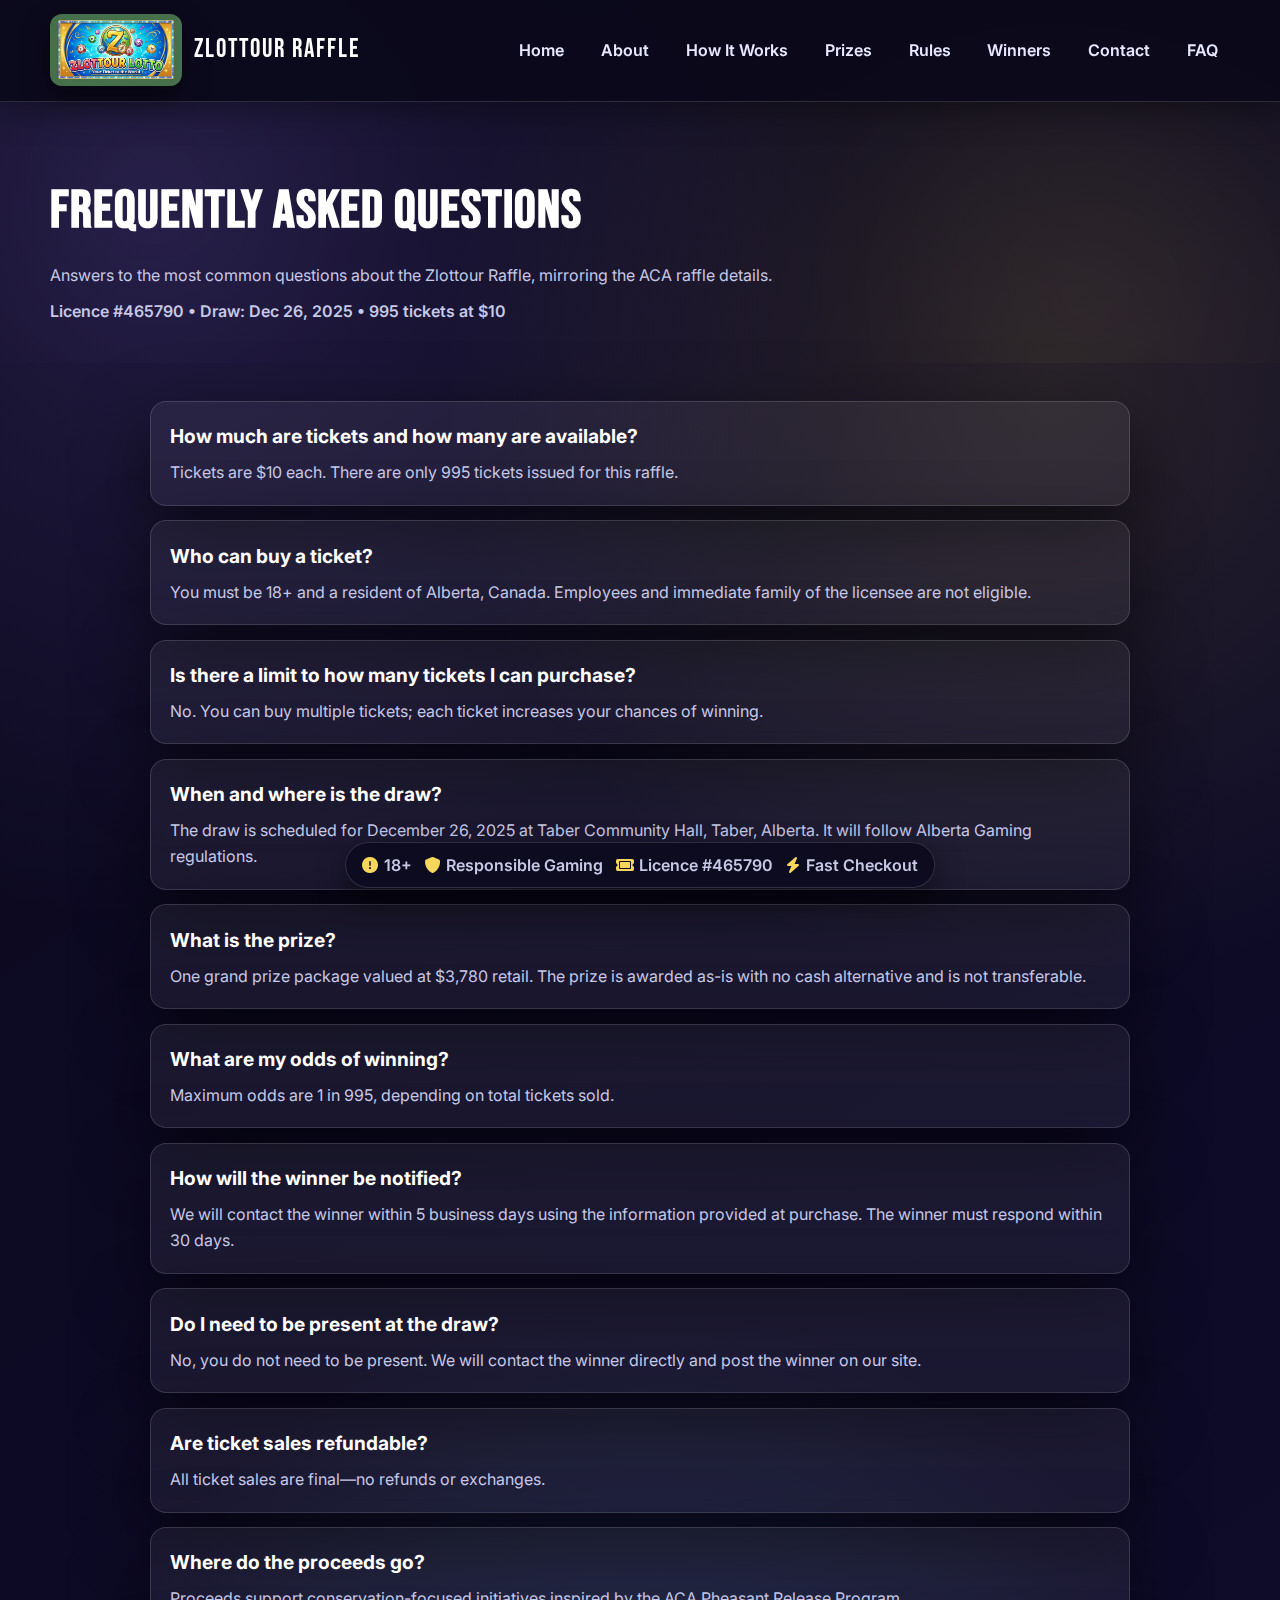
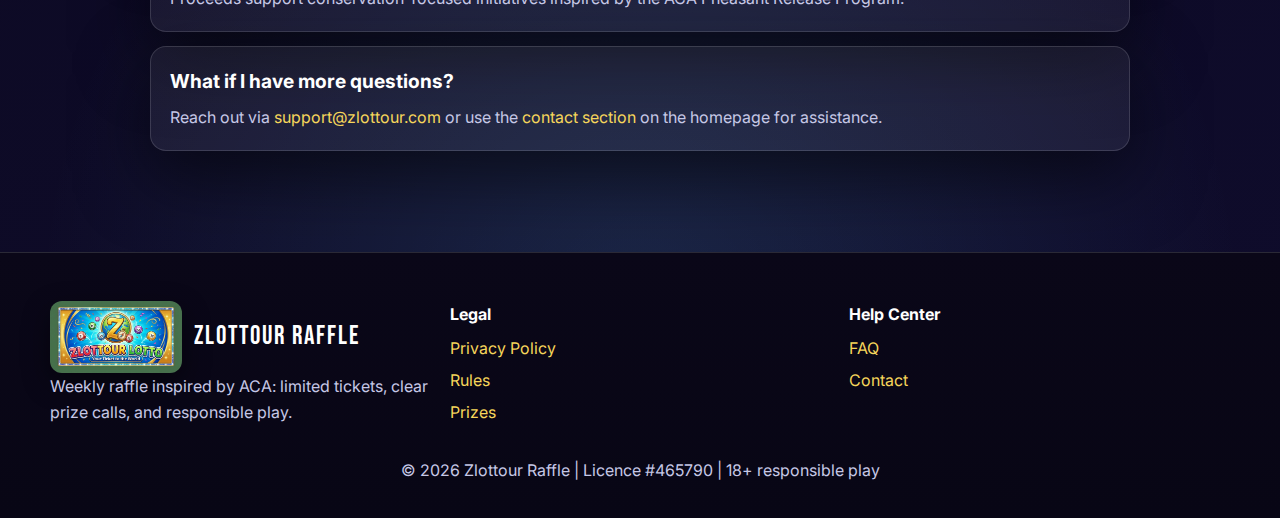
<file: faq/index.html>
<!doctype html>
<html lang="en">
<head>
  <meta charset="utf-8">
  <meta name="viewport" content="width=device-width, initial-scale=1">
  <link rel="icon" type="image/x-icon" href="/favicon.ico">
  <title>FAQ — Zlottour Raffle</title>
  <meta name="description" content="FAQ for Zlottour Raffle: $10 tickets (995 total), $3,780 prize, draw Dec 26, 2025, licence #465790. Eligibility, odds, notifications, refunds, and proceeds.">
  <link rel="preconnect" href="https://fonts.googleapis.com">
  <link rel="preconnect" href="https://fonts.gstatic.com" crossorigin>
  <link href="https://fonts.googleapis.com/css2?family=Inter:wght@400;500;600;700;800;900&family=Bebas+Neue&display=swap" rel="stylesheet">
  <link rel="stylesheet" href="https://cdnjs.cloudflare.com/ajax/libs/font-awesome/6.5.2/css/all.min.css">
  <style>
:root{
  --bg: #0d0b21;
  --panel: rgba(255,255,255,0.06);
  --panel-strong: rgba(255,255,255,0.1);
  --text: #e8e9ff;
  --muted: #c6c8e6;
  --heading: #ffffff;
  --accent: #f6d65b;
  --secondary: #9a7bff;
  --primary: #130f2e;
  --border: rgba(255,255,255,0.14);
  --radius: 16px;
  --shadow: 0 24px 70px rgba(0,0,0,0.55);
  --font-display: "Bebas Neue", "Inter", system-ui, sans-serif;
  --font-body: "Inter", system-ui, sans-serif;
}
*{box-sizing:border-box}
body{margin:0; font-family:var(--font-body); background:radial-gradient(circle at 12% 10%, rgba(154,123,255,0.16), transparent 32%),radial-gradient(circle at 82% 18%, rgba(246,214,91,0.12), transparent 30%),radial-gradient(circle at 50% 90%, rgba(108,205,255,0.14), transparent 30%),linear-gradient(145deg, #0a0819 0%, #0d0a24 40%, #0f0c2c 100%); color:var(--text); line-height:1.65; min-height:100vh; -webkit-font-smoothing:antialiased}
a{color:var(--accent); text-decoration:none; transition:color .18s ease, opacity .18s ease}
a:hover{color:var(--secondary); opacity:0.92}
.container{width:min(1180px, 100% - 2.4rem); margin:0 auto}

.topbar{position:sticky; top:0; z-index:80; background:rgba(10,8,25,0.9); backdrop-filter:blur(16px); border-bottom:1px solid var(--border); box-shadow:0 8px 30px rgba(0,0,0,0.35)}
.nav-wrap{display:flex; align-items:center; justify-content:space-between; gap:1rem; padding:0.9rem 0}
.brand{display:flex; align-items:center; gap:0.75rem}
.brand img{width:132px; border-radius:12px; box-shadow:0 10px 28px rgba(0,0,0,0.45)}
.brand-name{font-family:var(--font-display); letter-spacing:2px; font-size:1.6rem; color:var(--heading)}
.nav-links{display:flex; align-items:center; gap:0.8rem}
.nav-links a{color:var(--text); font-weight:600; padding:0.45rem 0.75rem; border-radius:12px; transition:background .15s ease, color .15s ease}
.nav-links a:hover{background:var(--panel); color:var(--accent)}
.nav-links .btn{padding:0.72rem 1rem}
.menu-toggle{display:none; background:var(--panel); border:1px solid var(--border); color:var(--text); padding:0.55rem 0.75rem; border-radius:12px}

.btn{display:inline-flex; align-items:center; justify-content:center; gap:0.45rem; padding:0.78rem 1.6rem; border-radius:12px; font-weight:700; border:1px solid transparent; cursor:pointer; transition:transform .16s ease, box-shadow .2s ease, background .2s ease, color .2s ease}
.btn{white-space:nowrap}
.btn.primary{background:linear-gradient(135deg, var(--secondary), var(--accent)); color:#0b0920; box-shadow:0 12px 36px rgba(0,0,0,0.35)}
.btn.primary:hover{transform:translateY(-2px)}
.btn.ghost{background:var(--panel); border-color:var(--border); color:var(--text)}
.btn.ghost:hover{color:var(--accent)}

.hero{position:relative; overflow:hidden; padding:clamp(2.6rem, 6vw, 4rem) 0 2.4rem}
.hero::before,.hero::after{content:""; position:absolute; width:420px; height:420px; border-radius:50%; filter:blur(120px); opacity:0.35; z-index:0}
.hero::before{top:-120px; left:-60px; background:radial-gradient(circle, rgba(154,123,255,0.45), transparent 60%)}
.hero::after{bottom:-140px; right:-20px; background:radial-gradient(circle, rgba(246,214,91,0.4), transparent 60%)}
.hero-inner{position:relative; z-index:1; display:grid; grid-template-columns:1fr; gap:0.4rem; text-align:left}
.hero-title{font-family:var(--font-display); font-size:clamp(2.3rem, 5vw, 3.4rem); letter-spacing:1px; margin:0 0 0.4rem; color:var(--heading)}
.hero-sub{color:var(--muted); margin:0 0 0.6rem; max-width:880px}
.meta{color:var(--muted); font-weight:600; margin:0}

.faq-section{padding:2.4rem 0; max-width:980px; margin:0 auto}
.faq-item{background:var(--panel); border:1px solid var(--border); border-radius:16px; padding:1.2rem; box-shadow:var(--shadow); margin-bottom:0.9rem}
.faq-item h3{margin:0 0 0.4rem; color:var(--heading); font-size:1.2rem}
.faq-item p{margin:0; color:var(--muted)}

.highlight{background:var(--panel-strong); border:1px solid var(--border); border-left:4px solid var(--accent); border-radius:14px; padding:1.2rem; box-shadow:var(--shadow); margin:1.2rem 0; color:var(--muted)}
.highlight strong{color:var(--heading)}

.footer{background:linear-gradient(180deg, #0a0718, #080615); border-top:1px solid var(--border); padding:3rem 0 2.2rem; margin-top:3rem}
.footer-grid{display:grid; grid-template-columns:repeat(auto-fit, minmax(240px, 1fr)); gap:1.2rem; margin-bottom:1.6rem}
.footer h4{margin:0 0 0.5rem; color:var(--heading)}
.footer p{margin:0; color:var(--muted)}
.footer ul{list-style:none; padding:0; margin:0}
.footer li{margin:0.35rem 0}
.footer-copy{text-align:center; color:var(--muted); margin:0}

.sticky-ribbon{position:fixed; bottom:12px; left:50%; transform:translateX(-50%); background:rgba(12,10,30,0.9); border:1px solid var(--border); border-radius:999px; padding:0.55rem 1rem; display:flex; align-items:center; gap:0.8rem; box-shadow:0 12px 30px rgba(0,0,0,0.45); backdrop-filter:blur(10px); z-index:60; flex-wrap:wrap}
.sticky-ribbon .item{display:flex; align-items:center; gap:0.35rem; color:var(--muted); font-weight:600}
.sticky-ribbon .item i{color:var(--accent)}

.scroll-top{position:fixed; right:18px; bottom:70px; width:46px; height:46px; border-radius:50%; border:none; background:var(--accent); color:#0b0920; display:flex; align-items:center; justify-content:center; cursor:pointer; box-shadow:0 14px 34px rgba(0,0,0,0.55); opacity:0; visibility:hidden; transition:all .16s; z-index:65}
.scroll-top.show{opacity:1; visibility:visible}
.scroll-top:hover{background:var(--secondary); color:#fff}

@media (max-width: 960px){
  .nav-links{position:absolute; left:0; right:0; top:100%; background:rgba(10,8,25,0.96); padding:0.8rem 1.2rem 1rem; flex-direction:column; align-items:flex-start; border-bottom:1px solid var(--border); display:none}
  .nav-links.open{display:flex}
  .menu-toggle{display:inline-flex}
}
@media (max-width: 720px){
  .brand img{width:112px}
  .sticky-ribbon{bottom:14px; border-radius:16px}
}
  </style>
</head>
<body class="Zlottour">
  <header class="topbar">
    <div class="container nav-wrap">
      <a class="brand" href="/">
        <img src="../assets/img.png" alt="Zlottour logo">
        <span class="brand-name">Zlottour Raffle</span>
      </a>
      <button class="menu-toggle" type="button" aria-label="Toggle menu" data-menu-toggle>
        <i class="fa-solid fa-bars"></i>
      </button>
      <nav class="nav-links" id="navMenu">
        <a href="/">Home</a>
        <a href="/#impact">About</a>
        <a href="/#how">How It Works</a>
        <a href="/prizes">Prizes</a>
        <a href="/rules">Rules</a>
        <a href="/#winners">Winners</a>
        <a href="/#contact">Contact</a>
        <a href="/faq">FAQ</a>
      </nav>
    </div>
  </header>

  <main>
    <section class="hero" id="faq">
      <div class="container hero-inner">
        <div>
          <h1 class="hero-title">Frequently Asked Questions</h1>
          <p class="hero-sub">Answers to the most common questions about the Zlottour Raffle, mirroring the ACA raffle details.</p>
          <p class="meta">Licence #465790 • Draw: Dec 26, 2025 • 995 tickets at $10</p>
        </div>
      </div>
    </section>

    <section class="faq-section" aria-labelledby="faq-list">
      <div class="faq-item">
        <h3>How much are tickets and how many are available?</h3>
        <p>Tickets are $10 each. There are only 995 tickets issued for this raffle.</p>
      </div>

      <div class="faq-item">
        <h3>Who can buy a ticket?</h3>
        <p>You must be 18+ and a resident of Alberta, Canada. Employees and immediate family of the licensee are not eligible.</p>
      </div>

      <div class="faq-item">
        <h3>Is there a limit to how many tickets I can purchase?</h3>
        <p>No. You can buy multiple tickets; each ticket increases your chances of winning.</p>
      </div>

      <div class="faq-item">
        <h3>When and where is the draw?</h3>
        <p>The draw is scheduled for December 26, 2025 at Taber Community Hall, Taber, Alberta. It will follow Alberta Gaming regulations.</p>
      </div>

      <div class="faq-item">
        <h3>What is the prize?</h3>
        <p>One grand prize package valued at $3,780 retail. The prize is awarded as-is with no cash alternative and is not transferable.</p>
      </div>

      <div class="faq-item">
        <h3>What are my odds of winning?</h3>
        <p>Maximum odds are 1 in 995, depending on total tickets sold.</p>
      </div>

      <div class="faq-item">
        <h3>How will the winner be notified?</h3>
        <p>We will contact the winner within 5 business days using the information provided at purchase. The winner must respond within 30 days.</p>
      </div>

      <div class="faq-item">
        <h3>Do I need to be present at the draw?</h3>
        <p>No, you do not need to be present. We will contact the winner directly and post the winner on our site.</p>
      </div>

      <div class="faq-item">
        <h3>Are ticket sales refundable?</h3>
        <p>All ticket sales are final—no refunds or exchanges.</p>
      </div>

      <div class="faq-item">
        <h3>Where do the proceeds go?</h3>
        <p>Proceeds support conservation-focused initiatives inspired by the ACA Pheasant Release Program.</p>
      </div>

      <div class="faq-item">
        <h3>What if I have more questions?</h3>
        <p>Reach out via <a href="mailto:support@zlottour.com">support@zlottour.com</a> or use the <a href="/#contact">contact section</a> on the homepage for assistance.</p>
      </div>
    </section>
  </main>

  <footer class="footer">
    <div class="container">
      <div class="footer-grid">
        <div>
          <div class="brand">
            <img src="../assets/img.png" alt="Zlottour logo">
            <span class="brand-name">Zlottour Raffle</span>
          </div>
          <p>Weekly raffle inspired by ACA: limited tickets, clear prize calls, and responsible play.</p>
        </div>
        <div>
          <h4>Legal</h4>
          <ul>
            <li><a href="/privacy-policy">Privacy Policy</a></li>
            <li><a href="/rules">Rules</a></li>
            <li><a href="/prizes">Prizes</a></li>
          </ul>
        </div>
        <div>
          <h4>Help Center</h4>
          <ul>
            <li><a href="/faq">FAQ</a></li>
            <li><a href="/#contact">Contact</a></li>
          </ul>
        </div>
      </div>
      <p class="footer-copy">© <span data-year></span> Zlottour Raffle | Licence #465790 | 18+ responsible play</p>
    </div>
  </footer>

  <div class="sticky-ribbon">
    <div class="item"><i class="fa-solid fa-circle-exclamation"></i> 18+</div>
    <div class="item"><i class="fa-solid fa-shield"></i> Responsible Gaming</div>
    <div class="item"><i class="fa-solid fa-ticket"></i> Licence #465790</div>
    <div class="item"><i class="fa-solid fa-bolt"></i> Fast Checkout</div>
  </div>

  <button id="hubScrollTop" class="scroll-top" aria-label="Scroll to top">
    <i class="fa-solid fa-chevron-up"></i>
  </button>

  <script src="../assets/main.js" defer></script>
</body>
</html>
</file>
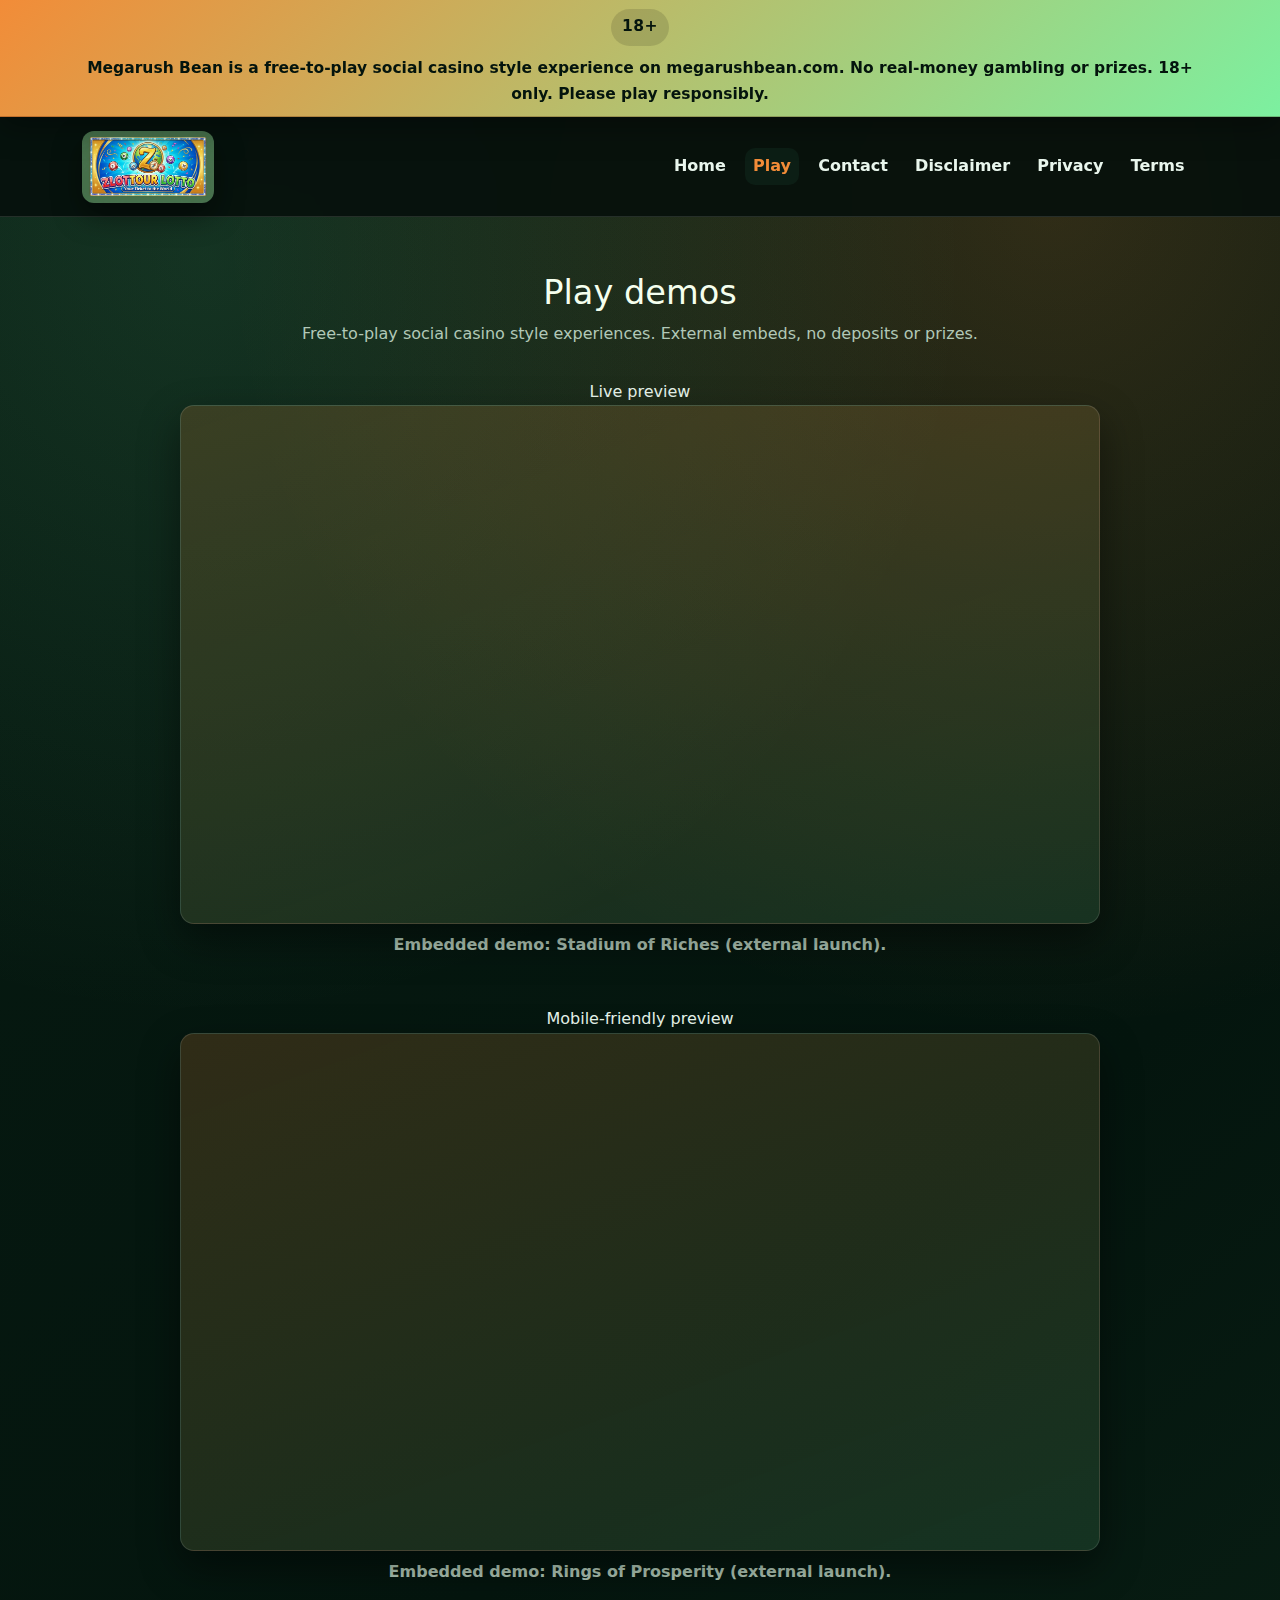
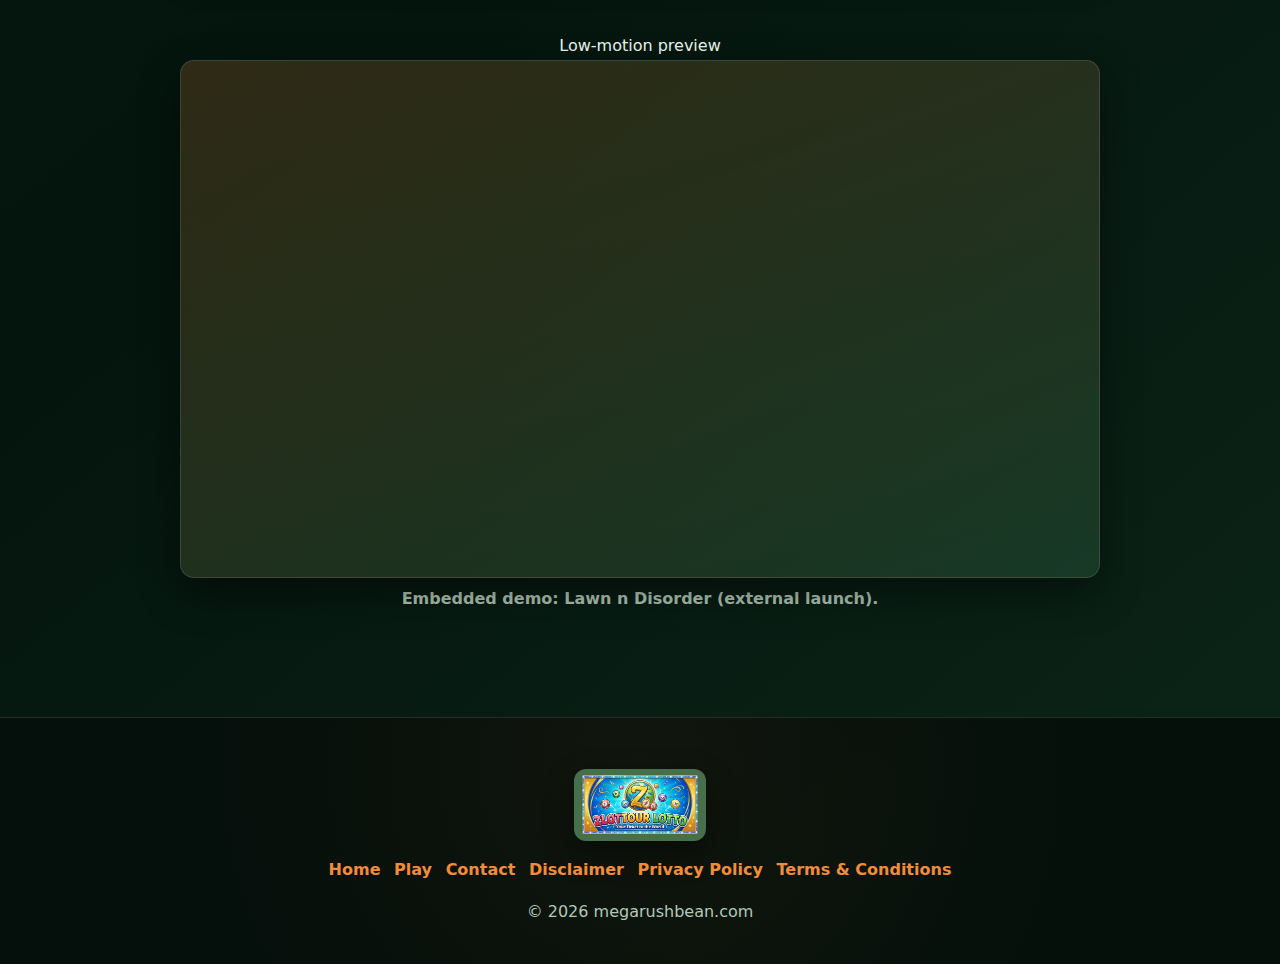
<file: play/index.html>
<!doctype html>
<html lang="en">
<head>
  <meta charset="utf-8">
  <meta name="viewport" content="width=device-width, initial-scale=1">
  <link rel="icon" type="image/x-icon" href="/favicon.ico">
  <title>Play — Megarush Bean</title>
  <meta name="description" content="Play free-to-play social casino style demos on Megarush Bean (megarushbean.com). No real-money gambling or prizes. 18+ only.">
  <link href="https://cdn.jsdelivr.net/npm/bootstrap@5.3.3/dist/css/bootstrap.min.css" rel="stylesheet">
  <link rel="stylesheet" href="https://cdnjs.cloudflare.com/ajax/libs/font-awesome/6.5.2/css/all.min.css">
  <style>
:root{
  --bg: #04130d;
  --panel: rgba(14,33,24,0.78);
  --panel-strong: rgba(18,44,32,0.9);
  --text: #e9f6ed;
  --muted: #b1c8b7;
  --heading: #f5ffee;
  --accent: #f28c38;
  --accent-2: #7cf0a0;
  --border: rgba(255,255,255,0.12);
  --radius: 14px;
  --font-heading: "Space Grotesk", "Inter", system-ui, sans-serif;
  --font-body: "Poppins", "Inter", system-ui, sans-serif;
  --shadow: 0 24px 70px rgba(0,0,0,0.55);
}

*{box-sizing:border-box}
body{
  margin:0;
  font-family:var(--font-body);
  background:
    radial-gradient(circle at 16% 10%, rgba(124,240,160,0.12), transparent 30%),
    radial-gradient(circle at 82% 8%, rgba(242,140,56,0.18), transparent 32%),
    linear-gradient(140deg, #071b12, #04150e 55%, #0c2518);
  color:var(--text);
  line-height:1.65;
  min-height:100vh;
  -webkit-font-smoothing:antialiased;
}
a{color:var(--accent-2); text-decoration:none; transition:color .18s, opacity .18s}
a:hover{color:var(--accent); opacity:0.9}
.link-accent{color:var(--accent); font-weight:700}
.link-accent:hover{color:var(--accent-2)}
img{max-width:100%; display:block}

.container{width:min(1140px, 100% - 2rem); margin:0 auto}

.notice-banner{
  background:linear-gradient(135deg, var(--accent), var(--accent-2));
  color:#04140d;
  padding:0.55rem 0;
  text-align:center;
  font-weight:700;
  border-bottom:1px solid rgba(0,0,0,0.2);
  box-shadow:0 10px 28px rgba(0,0,0,0.35);
  position:relative;
  z-index:70;
}
.banner-inner{
  display:flex;
  align-items:center;
  justify-content:center;
  gap:0.65rem;
  flex-wrap:wrap;
  font-size:0.97rem;
}
.banner-pill{
  background:rgba(0,0,0,0.12);
  color:#04140d;
  padding:0.35rem 0.7rem;
  border-radius:999px;
  font-weight:800;
  letter-spacing:0.5px;
}

.megarushbean-com-nav{
  background:rgba(5,15,11,0.9);
  border-bottom:1px solid var(--border);
  backdrop-filter:blur(14px);
  position:sticky;
  top:0;
  z-index:60;
  padding:0.85rem 0;
}
.megarushbean-com-nav .navbar-brand{
  display:flex;
  align-items:center;
  gap:0.65rem;
  padding:0;
}
.brand-logo{
  width:132px;
  height:auto;
  display:block;
  border-radius:12px;
  box-shadow:0 12px 30px rgba(0,0,0,0.45);
}
.megarushbean-com-nav .nav-link{
  color:var(--text);
  font-weight:600;
  margin:0 0.35rem;
  padding:0.35rem 0.65rem;
  border-radius:10px;
  transition:background .15s, color .15s;
}
.megarushbean-com-nav .nav-link.active,
.megarushbean-com-nav .nav-link:hover{
  background:var(--panel);
  color:var(--accent);
}
.navbar-toggler{
  border:1px solid var(--border);
  color:var(--text);
}
.navbar-toggler:focus{box-shadow:0 0 0 3px rgba(124,240,160,0.2)}

.megarushbean-com-btn{
  display:inline-flex;
  align-items:center;
  justify-content:center;
  gap:0.4rem;
  padding:0.78rem 1.6rem;
  border-radius:12px;
  font-weight:700;
  border:1px solid transparent;
  cursor:pointer;
  transition:transform .16s ease, box-shadow .2s ease, background .2s ease, color .2s ease;
  text-decoration:none;
}
.megarushbean-com-btn.primary{
  background:linear-gradient(135deg, var(--accent), var(--accent-2));
  color:#04130d;
  box-shadow:0 14px 36px rgba(0,0,0,0.4);
}
.megarushbean-com-btn.primary:hover{transform:translateY(-2px)}
.megarushbean-com-btn.outline{
  background:var(--panel);
  border-color:var(--border);
  color:var(--text);
}
.megarushbean-com-btn.outline:hover{color:var(--accent)}

.section-title{
  font-family:var(--font-heading);
  color:var(--heading);
  font-size:2.1rem;
  margin:0 0 0.45rem;
}
.section-sub{margin:0 0 1rem; color:var(--muted)}

.megarushbean-com-play{
  padding:3.5rem 0;
  text-align:center;
}
.game-wrapper{
  margin:2rem auto;
  display:flex;
  justify-content:center;
}
.game-wrapper > .w-100{
  width:100%;
  max-width:920px;
  text-align:center;
}
.game-frame{
  position:relative;
  width:100%;
  max-width:920px;
  border-radius:14px;
  overflow:hidden;
  background:linear-gradient(160deg, rgba(242,140,56,0.18), rgba(124,240,160,0.12));
  border:1px solid var(--border);
  box-shadow:0 16px 40px rgba(0,0,0,0.45);
}
.game-frame::before{content:""; display:block; padding-top:56.25%;}
.game-frame iframe{
  position:absolute;
  inset:0;
  width:100%;
  height:100%;
  border:0;
}
.game-caption{
  margin-top:0.5rem;
  color:var(--muted);
  font-weight:600;
}

.megarushbean-com-footer{
  background:rgba(5,15,11,0.94);
  color:var(--text);
  text-align:center;
  padding:3.2rem 1rem 2.4rem;
  border-top:1px solid var(--border);
  position:relative;
  overflow:hidden;
}
.megarushbean-com-footer::before{
  content:"";
  position:absolute;
  inset:0;
  background:radial-gradient(circle at 50% 20%, rgba(242,140,56,0.05), transparent 65%);
  z-index:0;
}
.megarushbean-com-footer .container{position:relative; z-index:1}
.footer-brand{
  display:flex;
  align-items:center;
  justify-content:center;
  gap:0.7rem;
  margin-bottom:1rem;
}
.footer-links{
  display:flex;
  justify-content:center;
  gap:0.85rem;
  flex-wrap:wrap;
  padding:0;
  margin:0 0 1rem;
  list-style:none;
}
.footer-links a{
  color:var(--accent);
  font-weight:600;
}
.footer-links a:hover{color:var(--accent-2)}
.footer-copy{
  color:var(--muted);
  margin:0;
}

.megarushbean-com-scroll{
  position:fixed;
  right:22px;
  bottom:22px;
  width:44px;
  height:44px;
  border-radius:50%;
  border:none;
  background:var(--accent);
  color:#04130d;
  display:flex;
  align-items:center;
  justify-content:center;
  cursor:pointer;
  box-shadow:0 14px 34px rgba(0,0,0,0.55);
  opacity:0;
  visibility:hidden;
  transition:all .16s;
  z-index:90;
}
.megarushbean-com-scroll.show{opacity:1; visibility:visible}
.megarushbean-com-scroll:hover{background:var(--accent-2)}

.sr-only{
  position:absolute;
  width:1px;
  height:1px;
  padding:0;
  margin:-1px;
  overflow:hidden;
  clip:rect(0,0,0,0);
  border:0;
}

@media (max-width: 768px){
  .game-frame{max-width:100%}
  .megarushbean-com-nav{padding:0.75rem 0}
}
@media (max-width: 576px){
  .brand-logo{width:114px}
}
  </style>
</head>
<body class="megarushbean-com megarushbean-com-o9e2">

<!-- Persistent responsible-play banner -->
<div class="notice-banner notice-banner-d4v6">
  <div class="container container-n5s9 banner-inner banner-inner-e0g3">
    <span class="banner-pill banner-pill-u5l2">18+</span>
    <span>Megarush Bean is a free-to-play social casino style experience on megarushbean.com. No real-money gambling or prizes. 18+ only. Please play responsibly.</span>
  </div>
</div>

<!-- Header / navigation -->
<nav class="navbar navbar-h1d6 navbar-expand-lg navbar-expand-lg-x1e0 megarushbean-com-nav megarushbean-com-nav-s2b8">
  <div class="container container-n5s9 d-flex d-flex-l2v1 align-items-center align-items-center-i0e4 justify-content-between justify-content-between-u9t9">
    <a class="navbar-brand navbar-brand-e4n4" href="/">
      <img class="brand-logo brand-logo-y2l5" src="../assets/img.png" alt="Megarush Bean logo">
      <span class="sr-only sr-only-l6n5">megarushbean.com</span>
    </a>
    <button class="navbar-toggler navbar-toggler-s3p3" type="button" data-bs-toggle="collapse" data-bs-target="#navMenu" aria-controls="navMenu" aria-expanded="false" aria-label="Toggle navigation">
      <span class="navbar-toggler-icon navbar-toggler-icon-k8w2"><i class="fas fas-i3o7 fa-bars fa-bars-k2s8"></i></span>
    </button>

    <div class="collapse collapse-s1p8 navbar-collapse navbar-collapse-u8n2 justify-content-end justify-content-end-q4o3" id="navMenu">
      <ul class="navbar-nav navbar-nav-s2k8 mb-2 mb-2-s6k8 mb-lg-0 mb-lg-0-w4j8 align-items-lg-center align-items-lg-center-u1g7">
        <li class="nav-item nav-item-t0x4"><a class="nav-link nav-link-o9u4" href="/">Home</a></li>
        <li class="nav-item nav-item-t0x4"><a class="nav-link nav-link-o9u4 active active-o1t1" href="/play">Play</a></li>
        <li class="nav-item nav-item-t0x4"><a class="nav-link nav-link-o9u4" href="/#contact">Contact</a></li>
        <li class="nav-item nav-item-t0x4"><a class="nav-link nav-link-o9u4" href="/disclaimer">Disclaimer</a></li>
        <li class="nav-item nav-item-t0x4"><a class="nav-link nav-link-o9u4" href="/privacy-policy">Privacy</a></li>
        <li class="nav-item nav-item-t0x4"><a class="nav-link nav-link-o9u4" href="/terms-and-conditions">Terms</a></li>
      </ul>
    </div>
  </div>
</nav>

<main>
  <!-- Play gallery of external demos -->
  <section class="megarushbean-com-play megarushbean-com-play-n0x6">
    <div class="container container-n5s9">
      <h1 class="section-title section-title-a7o7">Play demos</h1>
      <p class="section-sub section-sub-x7g6">Free-to-play social casino style experiences. External embeds, no deposits or prizes.</p>

      <div class="game-wrapper game-wrapper-e0p2">
        <div class="w-100 w-100-h5f9">
          <div class="pill pill-a5k8 accent accent-l0a5">Live preview</div>
          <div class="game-frame game-frame-d2c1">
            <iframe src="https://released.playngonetwork.com/casino/ContainerLauncher?pid=2&gid=stadiumofriches&lang=en_GB&practice=1&channel=desktop&demo=2&refresh=1763688384036" title="Stadium of Riches" allowfullscreen loading="lazy"></iframe>
          </div>
          <p class="game-caption game-caption-y9s6">Embedded demo: Stadium of Riches (external launch).</p>
        </div>
      </div>

      <div class="game-wrapper game-wrapper-e0p2">
        <div class="w-100 w-100-h5f9">
          <div class="pill pill-a5k8 accent accent-l0a5">Mobile-friendly preview</div>
          <div class="game-frame game-frame-d2c1">
            <iframe src="https://released.playngonetwork.com/casino/ContainerLauncher?pid=2&gid=ringsofprosperity&lang=en_GB&practice=1&channel=mobile&demo=2&refresh=1763688502976" title="Rings of Prosperity" allowfullscreen loading="lazy"></iframe>
          </div>
          <p class="game-caption game-caption-y9s6">Embedded demo: Rings of Prosperity (external launch).</p>
        </div>
      </div>

      <div class="game-wrapper game-wrapper-e0p2">
        <div class="w-100 w-100-h5f9">
          <div class="pill pill-a5k8 accent accent-l0a5">Low-motion preview</div>
          <div class="game-frame game-frame-d2c1">
            <iframe src="https://released.playngonetwork.com/casino/ContainerLauncher?pid=2&gid=lawnndisorder&lang=en_GB&practice=1&channel=mobile&demo=2&refresh=1763688570336" title="Lawn n Disorder" allowfullscreen loading="lazy"></iframe>
          </div>
          <p class="game-caption game-caption-y9s6">Embedded demo: Lawn n Disorder (external launch).</p>
        </div>
      </div>
    </div>
  </section>
</main>

<!-- Footer -->
<footer class="megarushbean-com-footer megarushbean-com-footer-e3t4">
  <div class="container container-n5s9">
    <div class="footer-brand footer-brand-b0c2">
      <img class="brand-logo brand-logo-y2l5" src="../assets/img.png" alt="Megarush Bean logo">
      <span class="sr-only sr-only-l6n5">megarushbean.com</span>
    </div>

    <ul class="footer-links footer-links-o9a5">
      <li><a href="/">Home</a></li>
      <li><a href="/play">Play</a></li>
      <li><a href="/#contact">Contact</a></li>
      <li><a href="/disclaimer">Disclaimer</a></li>
      <li><a href="/privacy-policy">Privacy Policy</a></li>
      <li><a href="/terms-and-conditions">Terms &amp; Conditions</a></li>
    </ul>

    <p class="footer-copy footer-copy-f9e9">
      © <span data-year></span> megarushbean.com
    </p>
  </div>
</footer>

<button id="hubScrollTop" class="megarushbean-com-scroll megarushbean-com-scroll-b6z2" aria-label="Scroll to top">
  <i class="fas fas-i3o7 fa-chevron-up fa-chevron-up-v5k2"></i>
</button>

<script src="https://cdn.jsdelivr.net/npm/bootstrap@5.3.3/dist/js/bootstrap.bundle.min.js"></script>
<script src="../assets/main.js" defer></script>
</body>
</html>
</file>
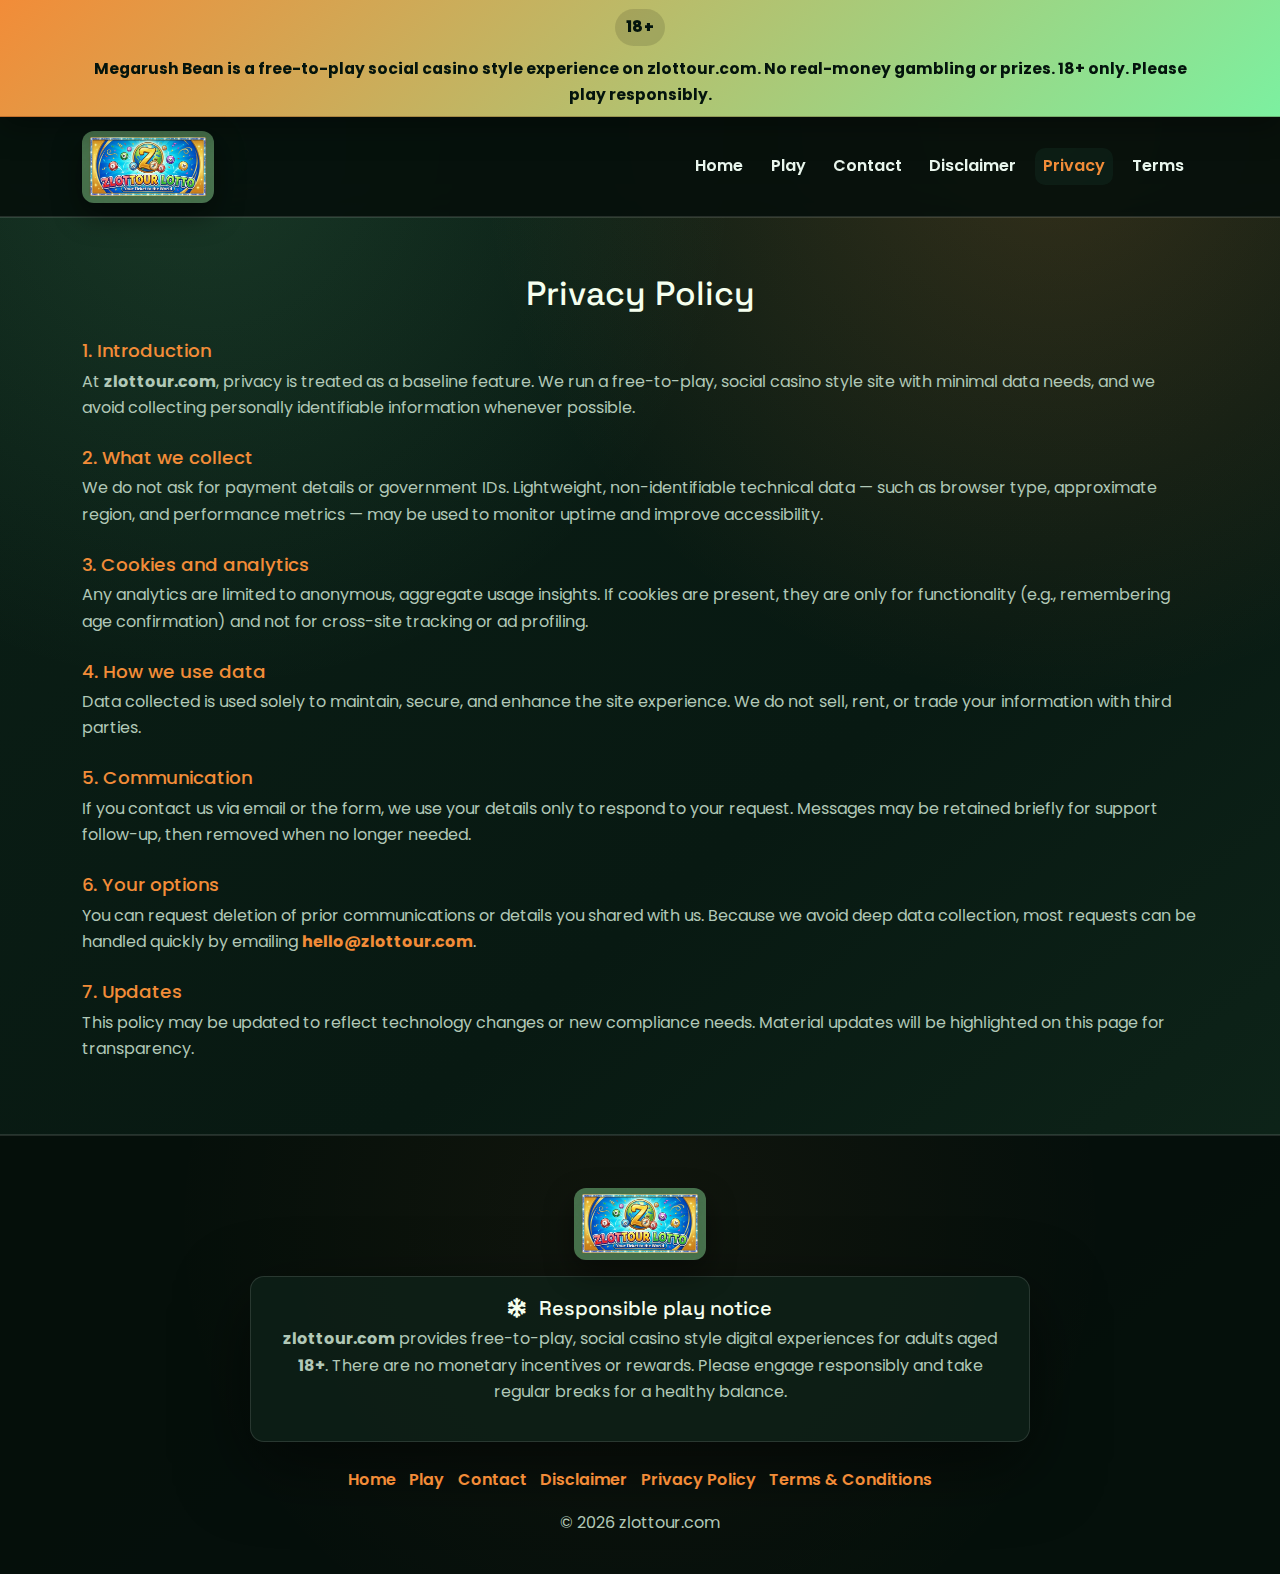
<file: privacy-policy/index.html>
<!doctype html>
<html lang="en">
<head>
  <meta charset="utf-8">
  <meta name="viewport" content="width=device-width, initial-scale=1">
  <link rel="icon" type="image/x-icon" href="/favicon.ico">
  <title>Privacy Policy - Megarush Bean</title>
  <meta name="description" content="Privacy commitments for Megarush Bean (zlottour.com). Learn how we keep this free-to-play social casino style experience lightweight and respectful of your data.">
  <link rel="preconnect" href="https://fonts.googleapis.com">
  <link rel="preconnect" href="https://fonts.gstatic.com" crossorigin>
  <link href="https://fonts.googleapis.com/css2?family=Poppins:wght@400;500;600;700&family=Space+Grotesk:wght@500;600;700&display=swap" rel="stylesheet">
  <link href="https://cdn.jsdelivr.net/npm/bootstrap@5.3.3/dist/css/bootstrap.min.css" rel="stylesheet">
  <link rel="stylesheet" href="https://cdnjs.cloudflare.com/ajax/libs/font-awesome/6.5.2/css/all.min.css">
  <style>
:root{
  --bg: #04130d;
  --panel: rgba(14,33,24,0.78);
  --panel-strong: rgba(18,44,32,0.9);
  --text: #e9f6ed;
  --muted: #b1c8b7;
  --heading: #f5ffee;
  --accent: #f28c38;
  --accent-2: #7cf0a0;
  --border: rgba(255,255,255,0.12);
  --radius: 14px;
  --font-heading: "Space Grotesk", "Inter", system-ui, sans-serif;
  --font-body: "Poppins", "Inter", system-ui, sans-serif;
  --shadow: 0 24px 70px rgba(0,0,0,0.55);
}

*{box-sizing:border-box}
body{
  margin:0;
  font-family:var(--font-body);
  background:
    radial-gradient(circle at 16% 10%, rgba(124,240,160,0.12), transparent 30%),
    radial-gradient(circle at 82% 8%, rgba(242,140,56,0.18), transparent 32%),
    linear-gradient(140deg, #071b12, #04150e 55%, #0c2518);
  color:var(--text);
  line-height:1.65;
  min-height:100vh;
  -webkit-font-smoothing:antialiased;
}
a{color:var(--accent-2); text-decoration:none; transition:color .18s, opacity .18s}
a:hover{color:var(--accent); opacity:0.9}
.link-accent{color:var(--accent); font-weight:700}
.link-accent:hover{color:var(--accent-2)}
img{max-width:100%; display:block}

.container{width:min(1140px, 100% - 2rem); margin:0 auto}

.notice-banner{
  background:linear-gradient(135deg, var(--accent), var(--accent-2));
  color:#04140d;
  padding:0.55rem 0;
  text-align:center;
  font-weight:700;
  border-bottom:1px solid rgba(0,0,0,0.2);
  box-shadow:0 10px 28px rgba(0,0,0,0.35);
  position:relative;
  z-index:70;
}
.banner-inner{
  display:flex;
  align-items:center;
  justify-content:center;
  gap:0.65rem;
  flex-wrap:wrap;
  font-size:0.97rem;
}
.banner-pill{
  background:rgba(0,0,0,0.12);
  color:#04140d;
  padding:0.35rem 0.7rem;
  border-radius:999px;
  font-weight:800;
  letter-spacing:0.5px;
}

.zlottour-com-nav{
  background:rgba(5,15,11,0.9);
  border-bottom:1px solid var(--border);
  backdrop-filter:blur(14px);
  position:sticky;
  top:0;
  z-index:60;
  padding:0.85rem 0;
}
.zlottour-com-nav .navbar-brand{
  display:flex;
  align-items:center;
  gap:0.65rem;
  padding:0;
}
.brand-logo{
  width:132px;
  height:auto;
  display:block;
  border-radius:12px;
  box-shadow:0 12px 30px rgba(0,0,0,0.45);
}
.zlottour-com-nav .nav-link{
  color:var(--text);
  font-weight:600;
  margin:0 0.35rem;
  padding:0.35rem 0.65rem;
  border-radius:10px;
  transition:background .15s, color .15s;
}
.zlottour-com-nav .nav-link.active,
.zlottour-com-nav .nav-link:hover{
  background:var(--panel);
  color:var(--accent);
}
.navbar-toggler{
  border:1px solid var(--border);
  color:var(--text);
}
.navbar-toggler:focus{box-shadow:0 0 0 3px rgba(124,240,160,0.2)}

.zlottour-com-btn{
  display:inline-flex;
  align-items:center;
  justify-content:center;
  gap:0.4rem;
  padding:0.78rem 1.6rem;
  border-radius:12px;
  font-weight:700;
  border:1px solid transparent;
  cursor:pointer;
  transition:transform .16s ease, box-shadow .2s ease, background .2s ease, color .2s ease;
  text-decoration:none;
}
.zlottour-com-btn.primary{
  background:linear-gradient(135deg, var(--accent), var(--accent-2));
  color:#04130d;
  box-shadow:0 14px 36px rgba(0,0,0,0.4);
}
.zlottour-com-btn.primary:hover{transform:translateY(-2px)}
.zlottour-com-btn.ghost{
  background:var(--panel);
  border-color:var(--border);
  color:var(--text);
}
.zlottour-com-btn.ghost:hover{color:var(--accent)}

.eyebrow{
  text-transform:uppercase;
  letter-spacing:2px;
  font-size:0.78rem;
  color:var(--muted);
  margin:0 0 0.35rem;
}
.section-title{
  font-family:var(--font-heading);
  color:var(--heading);
  font-size:2.1rem;
  margin:0 0 0.45rem;
}
.section-sub{margin:0 0 1rem; color:var(--muted)}

.zlottour-com-hero{
  position:relative;
  padding:clamp(3rem, 6vw, 4.8rem) 0;
  overflow:hidden;
}
.zlottour-com-hero::before,
.zlottour-com-hero::after{
  content:"";
  position:absolute;
  width:420px; height:420px;
  border-radius:50%;
  filter:blur(120px);
  opacity:0.35;
  z-index:0;
}
.zlottour-com-hero::before{top:-120px; left:-60px; background:radial-gradient(circle, rgba(124,240,160,0.48), transparent 60%)}
.zlottour-com-hero::after{bottom:-140px; right:-20px; background:radial-gradient(circle, rgba(242,140,56,0.42), transparent 60%)}
.hero-inner{
  position:relative;
  z-index:1;
  display:grid;
  grid-template-columns:1fr;
  gap:1.6rem;
  text-align:center;
}
.hero-title{
  font-family:var(--font-heading);
  font-size:2.8rem;
  line-height:1.08;
  margin:0 0 0.6rem;
}
.hero-sub{
  color:var(--muted);
  margin:0 auto;
  max-width:780px;
}
.hero-cta{display:flex; justify-content:center; gap:0.8rem; flex-wrap:wrap; margin-top:1.1rem}
.hero-badges{
  display:flex;
  justify-content:center;
  gap:0.6rem;
  flex-wrap:wrap;
}
.pill{
  display:inline-flex;
  align-items:center;
  gap:0.35rem;
  padding:0.4rem 0.8rem;
  border-radius:999px;
  background:var(--panel);
  border:1px solid var(--border);
  color:var(--muted);
  font-weight:600;
  font-size:0.95rem;
}
.pill.accent{
  background:rgba(242,140,56,0.16);
  color:var(--accent);
  border-color:rgba(242,140,56,0.42);
}

.zlottour-com-disclaimer-card{padding:3rem 0}
.disclaimer-box{
  max-width:900px;
  margin:0 auto;
  background:var(--panel);
  border:1px solid var(--border);
  padding:1.4rem;
  border-radius:16px;
  text-align:center;
  box-shadow:var(--shadow);
}
.disclaimer-title{
  color:var(--heading);
  margin:0 0 0.35rem;
  font-family:var(--font-heading);
}
.disclaimer-heading{
  margin:0 0 0.4rem;
  color:var(--heading);
  font-family:var(--font-heading);
}
.disclaimer-text{color:var(--muted); margin:0 0 1rem}
.disclaimer-btn{
  background:var(--accent);
  color:#04130d;
  padding:0.6rem 1.25rem;
  border-radius:999px;
  font-weight:700;
  display:inline-block;
}
.disclaimer-btn:hover{background:var(--accent-2); color:#02150f}

.zlottour-com-play{
  padding:3.5rem 0;
  text-align:center;
}
.game-wrapper{
  margin:2rem auto;
  display:flex;
  justify-content:center;
}
.game-wrapper > .w-100{
  width:100%;
  max-width:920px;
  text-align:center;
}
.game-frame{
  position:relative;
  width:100%;
  max-width:920px;
  border-radius:14px;
  overflow:hidden;
  background:linear-gradient(160deg, rgba(242,140,56,0.18), rgba(124,240,160,0.12));
  border:1px solid var(--border);
  box-shadow:0 16px 40px rgba(0,0,0,0.45);
}
.game-frame::before{content:""; display:block; padding-top:56.25%;}
.game-frame iframe{
  position:absolute;
  inset:0;
  width:100%;
  height:100%;
  border:0;
}
.game-caption{
  margin-top:0.5rem;
  color:var(--muted);
  font-weight:600;
}

.zlottour-com-features{
  padding:3.5rem 0;
  background:rgba(255,255,255,0.01);
}
.feature-grid{
  display:grid;
  grid-template-columns:repeat(auto-fit, minmax(240px,1fr));
  gap:1rem;
  margin-top:1.6rem;
}
.feature-box{
  background:var(--panel);
  border:1px solid var(--border);
  padding:1.4rem;
  border-radius:12px;
  color:var(--text);
  transition:transform .16s, box-shadow .16s;
  box-shadow:var(--shadow);
}
.feature-box:hover{transform:translateY(-4px); box-shadow:0 18px 46px rgba(0,0,0,0.6)}
.feature-icon{font-size:1.9rem; color:var(--accent); margin-bottom:0.4rem}
.feature-box h4{margin:0 0 0.35rem; font-family:var(--font-heading)}
.feature-box p{margin:0; color:var(--muted)}

.zlottour-com-about{padding:3.8rem 0}
.about-grid{
  display:grid;
  grid-template-columns:1fr 1fr;
  gap:1.8rem;
  align-items:center;
}
.about-visual{
  background:linear-gradient(145deg, rgba(242,140,56,0.2), rgba(124,240,160,0.14));
  border:1px solid var(--border);
  border-radius:16px;
  padding:1.5rem;
  position:relative;
  box-shadow:var(--shadow);
  overflow:hidden;
}
.about-visual::after{
  content:"JH";
  position:absolute;
  right:14px;
  bottom:8px;
  font-size:3.6rem;
  font-weight:800;
  color:rgba(255,255,255,0.06);
  letter-spacing:3px;
}
.about-visual img{border-radius:12px; box-shadow:0 16px 36px rgba(0,0,0,0.55)}
.about-text p{color:var(--muted); margin:0 0 0.8rem}
.about-text .zlottour-com-btn{margin-top:0.4rem}

.zlottour-com-reviews{
  padding:3.5rem 0;
  text-align:center;
}
.reviews-grid{
  max-width:940px;
  margin:0 auto;
  display:grid;
  grid-template-columns:repeat(auto-fit, minmax(260px,1fr));
  gap:1rem;
}
.review-card{
  background:var(--panel);
  border:1px solid var(--border);
  padding:1.2rem;
  border-radius:12px;
  box-shadow:var(--shadow);
}
.review-text{font-style:italic; color:var(--text); margin:0 0 0.6rem}
.review-author{color:var(--accent); font-weight:700; margin:0}

.zlottour-com-contact{
  background:rgba(255,255,255,0.01);
  padding:4rem 0;
}
.contact-grid{
  display:grid;
  grid-template-columns:1fr 1fr;
  gap:1.6rem;
}
.contact-info{
  background:var(--panel);
  border:1px solid var(--border);
  border-radius:12px;
  padding:1.1rem;
  color:var(--text);
}
.contact-info p{margin:0.1rem 0; color:var(--muted)}
.contact-info strong{color:var(--text)}
.contact-form{
  background:var(--panel);
  border:1px solid var(--border);
  border-radius:12px;
  padding:1.1rem;
  display:flex;
  flex-direction:column;
  gap:0.9rem;
  box-shadow:var(--shadow);
}
.contact-form input,
.contact-form textarea{
  width:100%;
  padding:0.78rem 0.9rem;
  border-radius:10px;
  border:1px solid var(--border);
  background:rgba(255,255,255,0.03);
  color:var(--text);
  font-size:1rem;
  transition:border .16s, box-shadow .16s;
}
.contact-form input:focus,
.contact-form textarea:focus{
  outline:none;
  border-color:var(--accent-2);
  box-shadow:0 0 0 3px rgba(124,240,160,0.2);
}
.form-status{
  min-height:20px;
  color:var(--muted);
}
.form-status.success{color:#9ff2c0}
.form-status.error{color:#f28c38}

.zlottour-com-legal{
  background:rgba(255,255,255,0.02);
  border-top:1px solid var(--border);
  border-bottom:1px solid var(--border);
  padding:3.5rem 0;
}
.zlottour-com-legal .section-title{text-align:center}
.zlottour-com-legal .subheading{
  color:var(--accent);
  font-size:1.15rem;
  margin:1.6rem 0 0.4rem;
}
.zlottour-com-legal p{
  color:var(--muted);
  margin:0 0 1rem;
}

.zlottour-com-footer{
  background:rgba(5,15,11,0.94);
  color:var(--text);
  text-align:center;
  padding:3.2rem 1rem 2.4rem;
  border-top:1px solid var(--border);
  position:relative;
  overflow:hidden;
}
.zlottour-com-footer::before{
  content:"";
  position:absolute;
  inset:0;
  background:radial-gradient(circle at 50% 20%, rgba(242,140,56,0.05), transparent 65%);
  z-index:0;
}
.zlottour-com-footer .container{position:relative; z-index:1}
.footer-brand{
  display:flex;
  align-items:center;
  justify-content:center;
  gap:0.7rem;
  margin-bottom:1rem;
}
.footer-disclaimer{
  background:var(--panel);
  border:1px solid var(--border);
  color:var(--muted);
  max-width:780px;
  margin:0 auto 1.6rem;
  padding:1.2rem;
  border-radius:14px;
  box-shadow:var(--shadow);
}
.footer-links{
  display:flex;
  justify-content:center;
  gap:0.85rem;
  flex-wrap:wrap;
  padding:0;
  margin:0 0 1rem;
  list-style:none;
}
.footer-links a{
  color:var(--accent);
  font-weight:600;
}
.footer-links a:hover{color:var(--accent-2)}
.footer-copy{
  color:var(--muted);
  margin:0;
}

.zlottour-com-popup{
  position:fixed;
  inset:0;
  display:flex;
  align-items:center;
  justify-content:center;
  background:rgba(0,0,0,0.82);
  z-index:9999;
  opacity:0;
  visibility:hidden;
  transition:opacity .2s, visibility .2s;
  padding:1rem;
}
.zlottour-com-popup.active{opacity:1; visibility:visible}
.zlottour-com-popup .popup-inner{
  background:linear-gradient(160deg, rgba(5,15,11,0.96), rgba(5,15,11,0.98));
  border:1px solid var(--border);
  color:var(--text);
  padding:1.6rem;
  border-radius:14px;
  max-width:520px;
  text-align:center;
  box-shadow:var(--shadow);
}
.zlottour-com-popup h3{margin:0 0 0.4rem; color:var(--heading)}
.zlottour-com-popup p{margin:0 0 0.8rem; color:var(--muted)}
.popup-buttons{display:flex; justify-content:center; gap:0.6rem; flex-wrap:wrap}
.popup-buttons .exit{background:transparent; border:1px solid var(--border); color:var(--heading)}
.popup-buttons .exit:hover{background:var(--panel)}

.zlottour-com-scroll{
  position:fixed;
  right:22px;
  bottom:22px;
  width:44px;
  height:44px;
  border-radius:50%;
  border:none;
  background:var(--accent);
  color:#04130d;
  display:flex;
  align-items:center;
  justify-content:center;
  cursor:pointer;
  box-shadow:0 14px 34px rgba(0,0,0,0.55);
  opacity:0;
  visibility:hidden;
  transition:all .16s;
  z-index:90;
}
.zlottour-com-scroll.show{opacity:1; visibility:visible}
.zlottour-com-scroll:hover{background:var(--accent-2)}

.sr-only{
  position:absolute;
  width:1px;
  height:1px;
  padding:0;
  margin:-1px;
  overflow:hidden;
  clip:rect(0,0,0,0);
  border:0;
}

@media (max-width: 992px){
  .about-grid,
  .contact-grid{
    grid-template-columns:1fr;
  }
  .hero-title{font-size:2.4rem}
}
@media (max-width: 768px){
  .hero-title{font-size:2.05rem}
  .game-frame{max-width:100%}
  .zlottour-com-nav{padding:0.75rem 0}
}
@media (max-width: 576px){
  .hero-cta{flex-direction:column}
  .brand-logo{width:114px}
}

</style>
</head>
<body class="zlottour-com zlottour-com-e6a9">

<div class="notice-banner notice-banner-q6a7">
  <div class="container container-u2v1 banner-inner banner-inner-s6a4">
    <span class="banner-pill banner-pill-n9j7">18+</span>
    <span>Megarush Bean is a free-to-play social casino style experience on zlottour.com. No real-money gambling or prizes. 18+ only. Please play responsibly.</span>
  </div>
</div>

<nav class="navbar navbar-a8c1 navbar-expand-lg navbar-expand-lg-v2w1 zlottour-com-nav zlottour-com-nav-x5o1">
  <div class="container container-u2v1 d-flex d-flex-p3y4 align-items-center align-items-center-y0u5 justify-content-between justify-content-between-x2u8">
    <a class="navbar-brand navbar-brand-f7b5" href="/">
      <img class="brand-logo brand-logo-q4a0" src="../assets/img.png" alt="Megarush Bean logo">
      <span class="sr-only sr-only-m7d3">zlottour.com</span>
    </a>
    <button class="navbar-toggler navbar-toggler-r2d8" type="button" data-bs-toggle="collapse" data-bs-target="#navMenu" aria-controls="navMenu" aria-expanded="false" aria-label="Toggle navigation">
      <span class="navbar-toggler-icon navbar-toggler-icon-g7v6"><i class="fas fas-n3h9 fa-bars fa-bars-n1y2"></i></span>
    </button>

    <div class="collapse collapse-t2v1 navbar-collapse navbar-collapse-s7u9 justify-content-end justify-content-end-s9b8" id="navMenu">
      <ul class="navbar-nav navbar-nav-p2i8 mb-2 mb-2-d8e9 mb-lg-0 mb-lg-0-r0g4 align-items-lg-center align-items-lg-center-y9l3">
        <li class="nav-item nav-item-j0c0"><a class="nav-link nav-link-r9s1" href="/">Home</a></li>
        <li class="nav-item nav-item-j0c0"><a class="nav-link nav-link-r9s1" href="/play">Play</a></li>
        <li class="nav-item nav-item-j0c0"><a class="nav-link nav-link-r9s1" href="/#contact">Contact</a></li>
        <li class="nav-item nav-item-j0c0"><a class="nav-link nav-link-r9s1" href="/disclaimer">Disclaimer</a></li>
        <li class="nav-item nav-item-j0c0"><a class="nav-link nav-link-r9s1 active active-h2d1" href="/privacy-policy">Privacy</a></li>
        <li class="nav-item nav-item-j0c0"><a class="nav-link nav-link-r9s1" href="/terms-and-conditions">Terms</a></li>
      </ul>
    </div>
  </div>
</nav>

<section id="privacy-policy" class="zlottour-com-legal zlottour-com-legal-n5x6">
  <div class="container container-u2v1">
    <h2 class="section-title section-title-s0r6">Privacy Policy</h2>

    <h3 class="subheading subheading-k9x2">1. Introduction</h3>
    <p>
      At <strong>zlottour.com</strong>, privacy is treated as a baseline feature. We run a free-to-play, social casino style site
      with minimal data needs, and we avoid collecting personally identifiable information whenever possible.
    </p>

    <h3 class="subheading subheading-k9x2">2. What we collect</h3>
    <p>
      We do not ask for payment details or government IDs. Lightweight, non-identifiable technical data — such as browser type,
      approximate region, and performance metrics — may be used to monitor uptime and improve accessibility.
    </p>

    <h3 class="subheading subheading-k9x2">3. Cookies and analytics</h3>
    <p>
      Any analytics are limited to anonymous, aggregate usage insights. If cookies are present, they are only for functionality
      (e.g., remembering age confirmation) and not for cross-site tracking or ad profiling.
    </p>

    <h3 class="subheading subheading-k9x2">4. How we use data</h3>
    <p>
      Data collected is used solely to maintain, secure, and enhance the site experience. We do not sell, rent, or trade your
      information with third parties.
    </p>

    <h3 class="subheading subheading-k9x2">5. Communication</h3>
    <p>
      If you contact us via email or the form, we use your details only to respond to your request. Messages may be retained
      briefly for support follow-up, then removed when no longer needed.
    </p>

    <h3 class="subheading subheading-k9x2">6. Your options</h3>
    <p>
      You can request deletion of prior communications or details you shared with us. Because we avoid deep data collection,
      most requests can be handled quickly by emailing <a href="mailto:hello@zlottour.com" class="link-accent link-accent-l5e9">hello@zlottour.com</a>.
    </p>

    <h3 class="subheading subheading-k9x2">7. Updates</h3>
    <p>
      This policy may be updated to reflect technology changes or new compliance needs. Material updates will be highlighted on
      this page for transparency.
    </p>
  </div>
</section>

<footer class="zlottour-com-footer zlottour-com-footer-t8s4">
  <div class="container container-u2v1">
    <div class="footer-brand footer-brand-n0l2">
      <img class="brand-logo brand-logo-q4a0" src="../assets/img.png" alt="Megarush Bean logo">
      <span class="sr-only sr-only-m7d3">zlottour.com</span>
    </div>

    <div class="footer-disclaimer footer-disclaimer-k3q9">
      <h5 class="disclaimer-heading disclaimer-heading-q7u6"><i class="fas fas-n3h9 fa-snowflake fa-snowflake-w2f5 me-2 me-2-f9m1"></i> Responsible play notice</h5>
      <p>
        <strong>zlottour.com</strong> provides free-to-play, social casino style digital experiences for adults aged
        <strong>18+</strong>. There are no monetary incentives or rewards. Please engage responsibly and take regular breaks
        for a healthy balance.
      </p>
    </div>

    <ul class="footer-links footer-links-q9j0">
      <li><a href="/">Home</a></li>
      <li><a href="/play">Play</a></li>
      <li><a href="/#contact">Contact</a></li>
      <li><a href="/disclaimer">Disclaimer</a></li>
      <li><a href="/privacy-policy">Privacy Policy</a></li>
      <li><a href="/terms-and-conditions">Terms &amp; Conditions</a></li>
    </ul>

    <p class="footer-copy footer-copy-f7t6">
      © <span data-year></span> zlottour.com
    </p>
  </div>
</footer>

<button id="hubScrollTop" class="zlottour-com-scroll zlottour-com-scroll-z4r1" aria-label="Scroll to top">
  <i class="fas fas-n3h9 fa-chevron-up fa-chevron-up-q9b4"></i>
</button>

<script src="https://cdn.jsdelivr.net/npm/bootstrap@5.3.3/dist/js/bootstrap.bundle.min.js"></script>
<script src="../assets/main.js" defer></script>
</body>
</html>
</file>
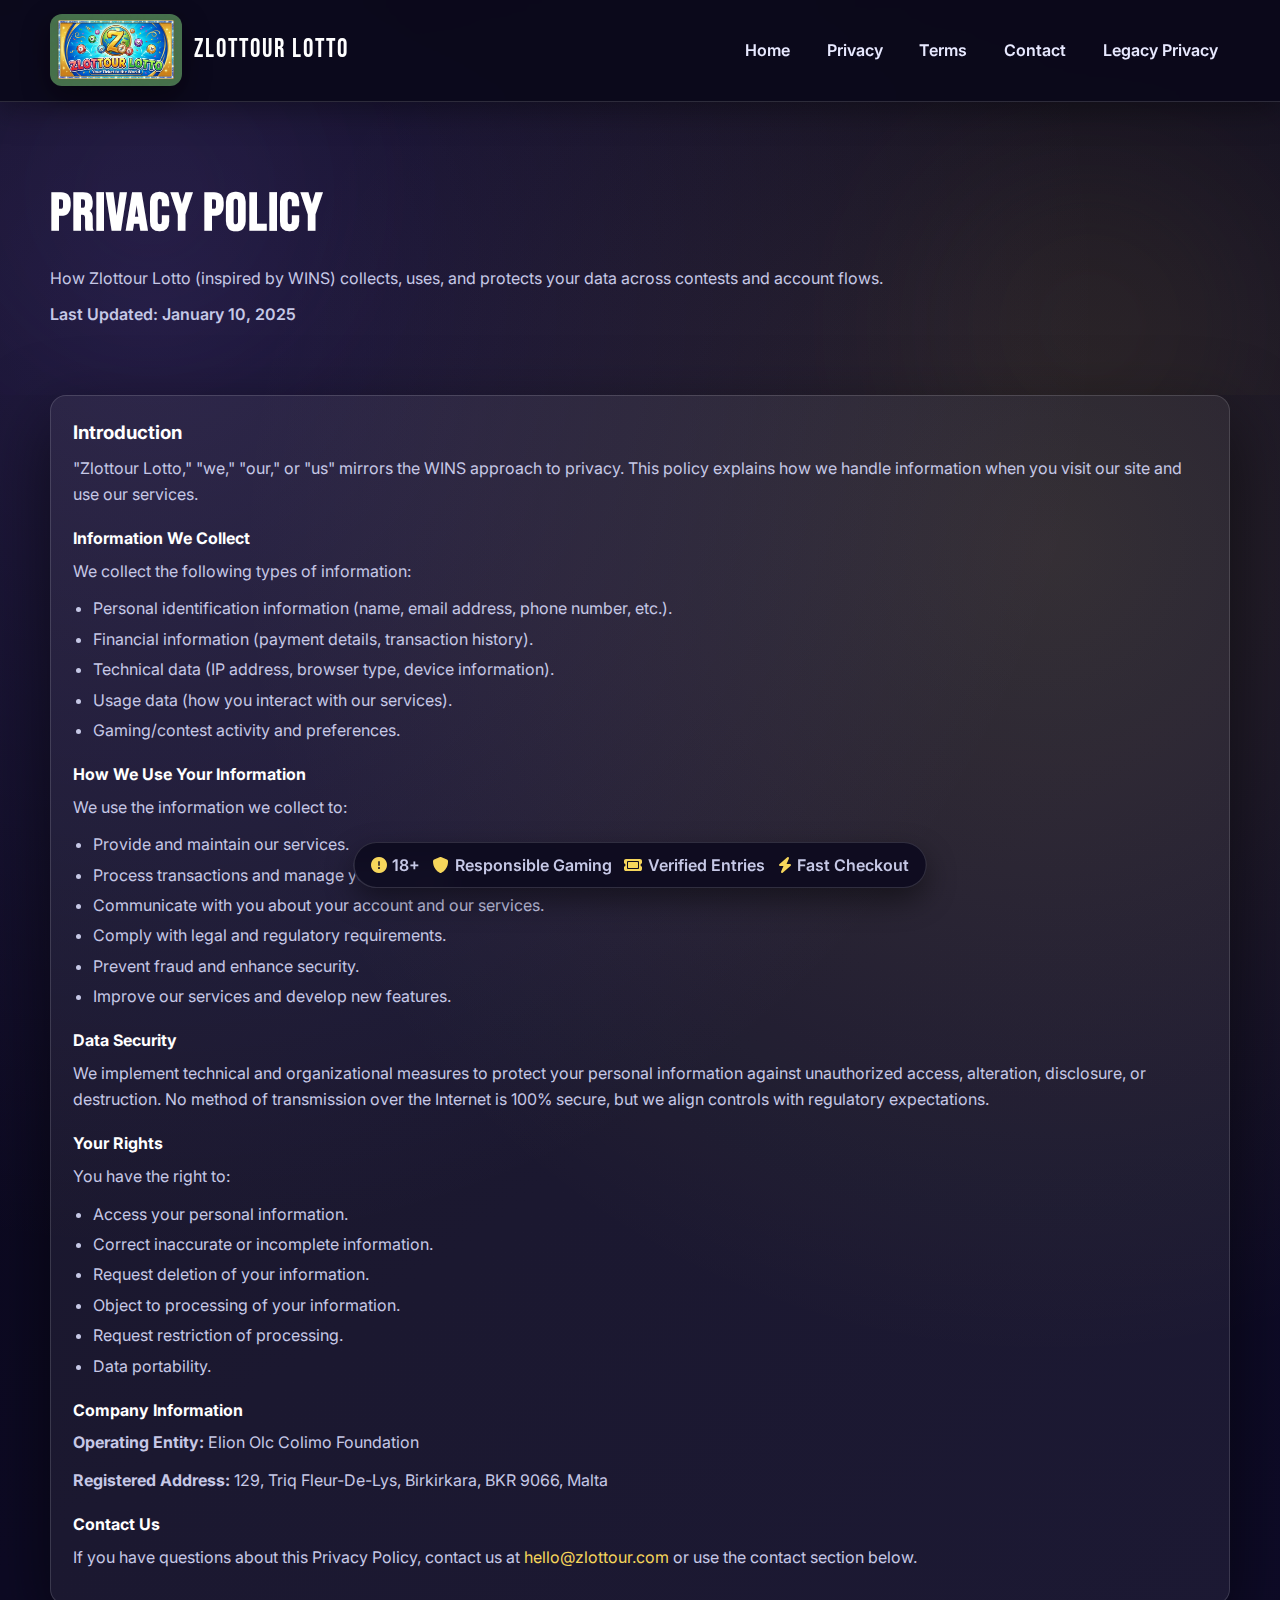
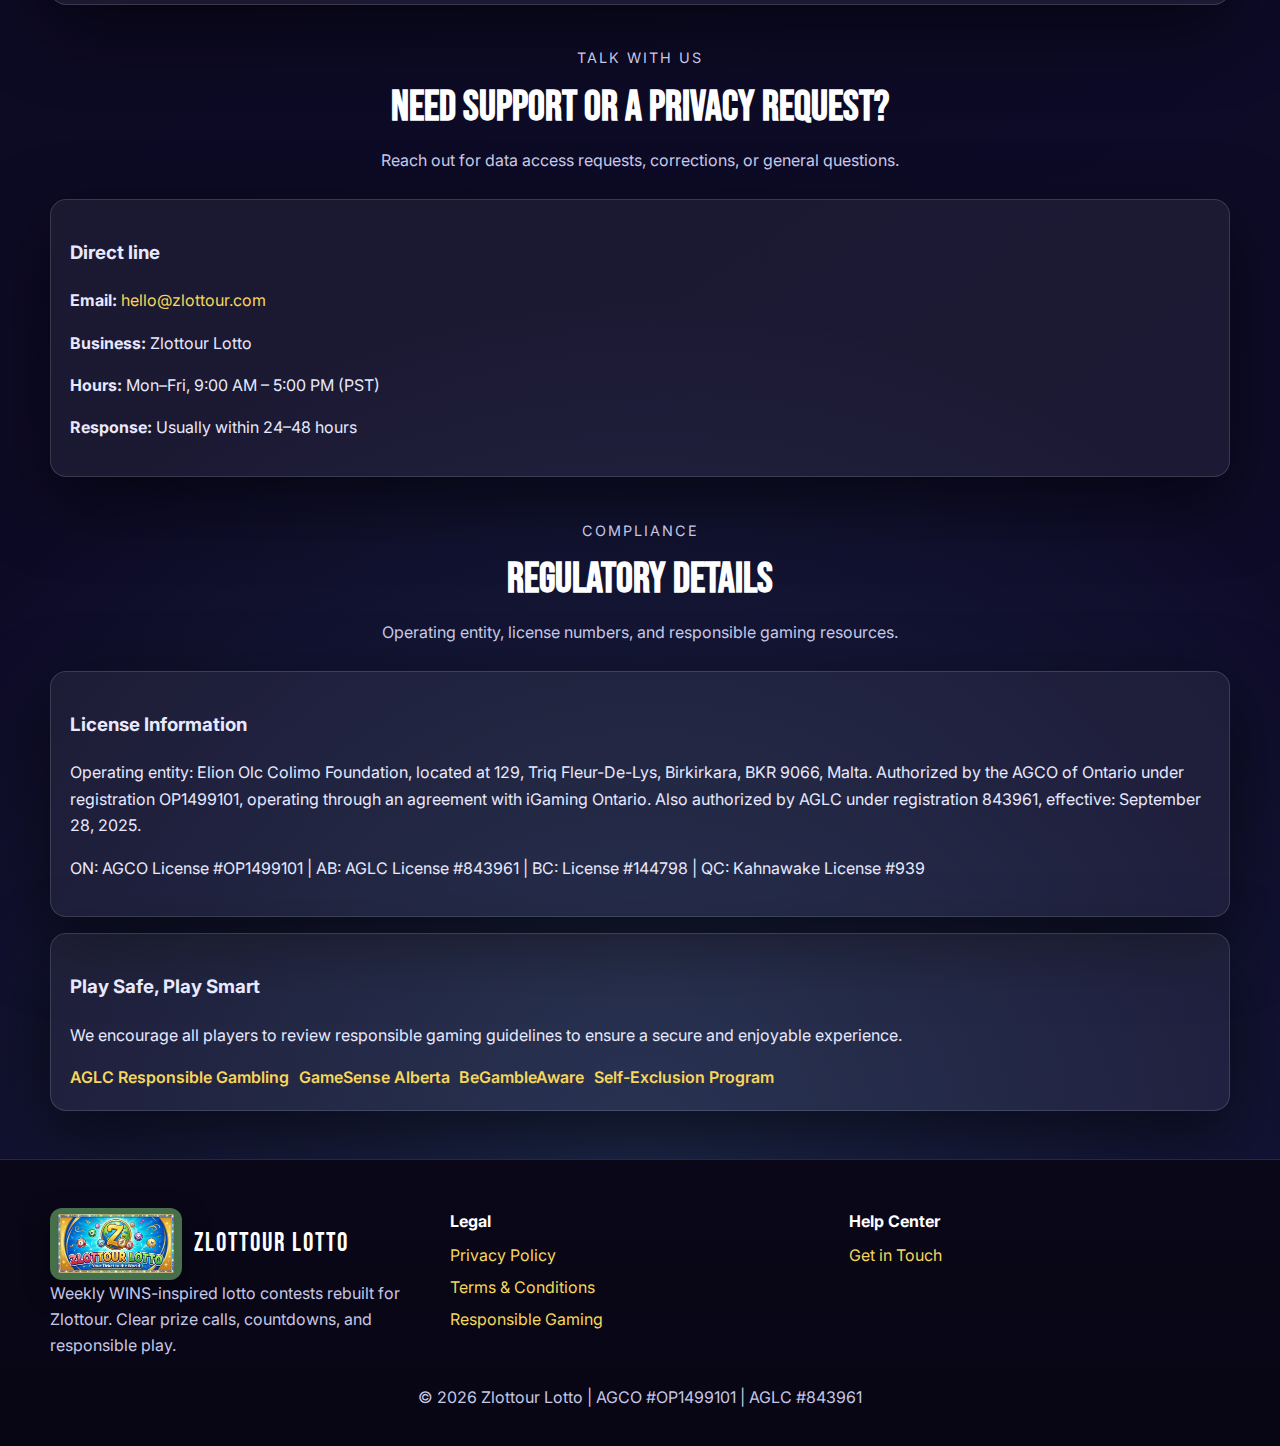
<file: privacy/index.html>
<!doctype html>
<html lang="en">
<head>
  <meta charset="utf-8">
  <meta name="viewport" content="width=device-width, initial-scale=1">
  <link rel="icon" type="image/x-icon" href="/favicon.ico">
  <title>Privacy Policy — Zlottour Lotto</title>
  <meta name="description" content="Privacy Policy for Zlottour Lotto. How we collect, use, and protect your data, mirrored from the WINS experience with responsible play front and center.">
  <link rel="preconnect" href="https://fonts.googleapis.com">
  <link rel="preconnect" href="https://fonts.gstatic.com" crossorigin>
  <link href="https://fonts.googleapis.com/css2?family=Inter:wght@400;500;600;700;800;900&family=Bebas+Neue&display=swap" rel="stylesheet">
  <link rel="stylesheet" href="https://cdnjs.cloudflare.com/ajax/libs/font-awesome/6.5.2/css/all.min.css">
  <style>
:root{
  --bg: #0d0b21;
  --panel: rgba(255,255,255,0.06);
  --panel-strong: rgba(255,255,255,0.1);
  --text: #e8e9ff;
  --muted: #c6c8e6;
  --heading: #ffffff;
  --accent: #f6d65b;
  --secondary: #9a7bff;
  --primary: #130f2e;
  --border: rgba(255,255,255,0.14);
  --radius: 16px;
  --shadow: 0 24px 70px rgba(0,0,0,0.55);
  --font-display: "Bebas Neue", "Inter", system-ui, sans-serif;
  --font-body: "Inter", system-ui, sans-serif;
}
*{box-sizing:border-box}
body{
  margin:0;
  font-family:var(--font-body);
  background:
    radial-gradient(circle at 12% 10%, rgba(154,123,255,0.16), transparent 32%),
    radial-gradient(circle at 82% 18%, rgba(246,214,91,0.12), transparent 30%),
    radial-gradient(circle at 50% 90%, rgba(108,205,255,0.14), transparent 30%),
    linear-gradient(145deg, #0a0819 0%, #0d0a24 40%, #0f0c2c 100%);
  color:var(--text);
  line-height:1.65;
  min-height:100vh;
  -webkit-font-smoothing:antialiased;
}
a{color:var(--accent); text-decoration:none; transition:color .18s ease, opacity .18s ease}
a:hover{color:var(--secondary); opacity:0.92}
img{max-width:100%; display:block}

.container{width:min(1180px, 100% - 2.4rem); margin:0 auto}

.topbar{position:sticky; top:0; z-index:80; background:rgba(10,8,25,0.9); backdrop-filter:blur(16px); border-bottom:1px solid var(--border); box-shadow:0 8px 30px rgba(0,0,0,0.35)}
.nav-wrap{display:flex; align-items:center; justify-content:space-between; gap:1rem; padding:0.9rem 0}
.brand{display:flex; align-items:center; gap:0.75rem}
.brand img{width:132px; border-radius:12px; box-shadow:0 10px 28px rgba(0,0,0,0.45)}
.brand-name{font-family:var(--font-display); letter-spacing:2px; font-size:1.6rem; color:var(--heading)}
.nav-links{display:flex; align-items:center; gap:0.8rem}
.nav-links a{color:var(--text); font-weight:600; padding:0.45rem 0.75rem; border-radius:12px; transition:background .15s ease, color .15s ease}
.nav-links a:hover{background:var(--panel); color:var(--accent)}
.nav-links .btn{padding:0.72rem 1rem}
.menu-toggle{display:none; background:var(--panel); border:1px solid var(--border); color:var(--text); padding:0.55rem 0.75rem; border-radius:12px}

.btn{display:inline-flex; align-items:center; justify-content:center; gap:0.45rem; padding:0.78rem 1.6rem; border-radius:12px; font-weight:700; border:1px solid transparent; cursor:pointer; transition:transform .16s ease, box-shadow .2s ease, background .2s ease, color .2s ease}
.btn.primary{background:linear-gradient(135deg, var(--secondary), var(--accent)); color:#0b0920; box-shadow:0 12px 36px rgba(0,0,0,0.35)}
.btn.primary:hover{transform:translateY(-2px)}
.btn.ghost{background:var(--panel); border-color:var(--border); color:var(--text)}
.btn.ghost:hover{color:var(--accent)}

.hero{position:relative; overflow:hidden; padding:clamp(2.5rem, 6vw, 4.2rem) 0}
.hero::before,.hero::after{content:""; position:absolute; width:420px; height:420px; border-radius:50%; filter:blur(120px); opacity:0.35; z-index:0}
.hero::before{top:-120px; left:-60px; background:radial-gradient(circle, rgba(154,123,255,0.45), transparent 60%)}
.hero::after{bottom:-140px; right:-20px; background:radial-gradient(circle, rgba(246,214,91,0.4), transparent 60%)}
.hero-inner{position:relative; z-index:1; display:grid; grid-template-columns:1fr; gap:1rem; text-align:left}
.hero-title{font-family:var(--font-display); font-size:clamp(2.1rem, 5vw, 3.4rem); letter-spacing:1px; margin:0 0 0.4rem; color:var(--heading)}
.hero-sub{color:var(--muted); margin:0 0 0.6rem; max-width:840px}
.meta{color:var(--muted); font-weight:600; margin:0}

.card{background:var(--panel); border:1px solid var(--border); border-radius:16px; padding:1.4rem; box-shadow:var(--shadow); margin-bottom:1rem}
.card h3{margin:0 0 0.35rem; color:var(--heading)}
.card h4{margin:1.1rem 0 0.4rem; color:var(--heading)}
.card p{margin:0 0 0.7rem; color:var(--muted)}
.card ul{margin:0 0 0.6rem; padding-left:1.2rem; color:var(--muted)}
.card li{margin:0.25rem 0}

.section-head{text-align:center; margin:2.6rem 0 1.6rem}
.section-eyebrow{text-transform:uppercase; letter-spacing:2px; color:var(--muted); margin:0; font-size:0.9rem}
.section-title{font-family:var(--font-display); font-size:clamp(1.9rem, 4vw, 2.6rem); color:var(--heading); margin:0.25rem 0}
.section-sub{margin:0; color:var(--muted)}

.reg-card{background:var(--panel); border:1px solid var(--border); border-radius:16px; padding:1.2rem; box-shadow:var(--shadow); margin-bottom:1rem}
.res-links{display:flex; flex-wrap:wrap; gap:0.6rem; padding:0; margin:0; list-style:none}
.res-links a{color:var(--accent); font-weight:600}
.res-links a:hover{color:var(--secondary)}

.footer{background:linear-gradient(180deg, #0a0718, #080615); border-top:1px solid var(--border); padding:3rem 0 2.2rem; margin-top:3rem}
.footer-grid{display:grid; grid-template-columns:repeat(auto-fit, minmax(240px, 1fr)); gap:1.2rem; margin-bottom:1.6rem}
.footer h4{margin:0 0 0.5rem; color:var(--heading)}
.footer p{margin:0; color:var(--muted)}
.footer ul{list-style:none; padding:0; margin:0}
.footer li{margin:0.35rem 0}
.footer-copy{text-align:center; color:var(--muted); margin:0}

.sticky-ribbon{position:fixed; bottom:12px; left:50%; transform:translateX(-50%); background:rgba(12,10,30,0.9); border:1px solid var(--border); border-radius:999px; padding:0.55rem 1rem; display:flex; align-items:center; gap:0.8rem; box-shadow:0 12px 30px rgba(0,0,0,0.45); backdrop-filter:blur(10px); z-index:60; flex-wrap:wrap}
.sticky-ribbon .item{display:flex; align-items:center; gap:0.35rem; color:var(--muted); font-weight:600}
.sticky-ribbon .item i{color:var(--accent)}

.scroll-top{position:fixed; right:18px; bottom:70px; width:46px; height:46px; border-radius:50%; border:none; background:var(--accent); color:#0b0920; display:flex; align-items:center; justify-content:center; cursor:pointer; box-shadow:0 14px 34px rgba(0,0,0,0.55); opacity:0; visibility:hidden; transition:all .16s; z-index:65}
.scroll-top.show{opacity:1; visibility:visible}
.scroll-top:hover{background:var(--secondary); color:#fff}

@media (max-width: 960px){
  .nav-links{position:absolute; left:0; right:0; top:100%; background:rgba(10,8,25,0.96); padding:0.8rem 1.2rem 1rem; flex-direction:column; align-items:flex-start; border-bottom:1px solid var(--border); display:none}
  .nav-links.open{display:flex}
  .menu-toggle{display:inline-flex}
}
@media (max-width: 720px){
  .brand img{width:112px}
  .sticky-ribbon{bottom:14px; border-radius:16px}
}
  </style>
</head>
<body class="zlottour">
  <header class="topbar">
    <div class="container nav-wrap">
      <a class="brand" href="/">
        <img src="../assets/img.png" alt="Zlottour logo">
        <span class="brand-name">Zlottour Lotto</span>
      </a>
      <button class="menu-toggle" type="button" aria-label="Toggle menu" data-menu-toggle>
        <i class="fa-solid fa-bars"></i>
      </button>
      <nav class="nav-links" id="navMenu">
        <a href="/">Home</a>
        <a href="/privacy" aria-current="page">Privacy</a>
        <a href="/terms-and-conditions">Terms</a>
        <a href="#contact">Contact</a>
        <a href="/privacy">Legacy Privacy</a>
      </nav>
    </div>
  </header>

  <main>
    <section class="hero" id="privacy">
      <div class="container hero-inner">
        <div>
          <h1 class="hero-title">Privacy Policy</h1>
          <p class="hero-sub">How Zlottour Lotto (inspired by WINS) collects, uses, and protects your data across contests and account flows.</p>
          <p class="meta">Last Updated: January 10, 2025</p>
        </div>
      </div>
    </section>

    <section class="container" aria-labelledby="privacy-content">
      <div class="card" id="privacy-content">
        <h3>Introduction</h3>
        <p>"Zlottour Lotto," "we," "our," or "us" mirrors the WINS approach to privacy. This policy explains how we handle information when you visit our site and use our services.</p>

        <h4>Information We Collect</h4>
        <p>We collect the following types of information:</p>
        <ul>
          <li>Personal identification information (name, email address, phone number, etc.).</li>
          <li>Financial information (payment details, transaction history).</li>
          <li>Technical data (IP address, browser type, device information).</li>
          <li>Usage data (how you interact with our services).</li>
          <li>Gaming/contest activity and preferences.</li>
        </ul>

        <h4>How We Use Your Information</h4>
        <p>We use the information we collect to:</p>
        <ul>
          <li>Provide and maintain our services.</li>
          <li>Process transactions and manage your account.</li>
          <li>Communicate with you about your account and our services.</li>
          <li>Comply with legal and regulatory requirements.</li>
          <li>Prevent fraud and enhance security.</li>
          <li>Improve our services and develop new features.</li>
        </ul>

        <h4>Data Security</h4>
        <p>We implement technical and organizational measures to protect your personal information against unauthorized access, alteration, disclosure, or destruction. No method of transmission over the Internet is 100% secure, but we align controls with regulatory expectations.</p>

        <h4>Your Rights</h4>
        <p>You have the right to:</p>
        <ul>
          <li>Access your personal information.</li>
          <li>Correct inaccurate or incomplete information.</li>
          <li>Request deletion of your information.</li>
          <li>Object to processing of your information.</li>
          <li>Request restriction of processing.</li>
          <li>Data portability.</li>
        </ul>

        <h4>Company Information</h4>
        <p><strong>Operating Entity:</strong> Elion Olc Colimo Foundation</p>
        <p><strong>Registered Address:</strong> 129, Triq Fleur-De-Lys, Birkirkara, BKR 9066, Malta</p>

        <h4>Contact Us</h4>
        <p>If you have questions about this Privacy Policy, contact us at <a href="mailto:hello@zlottour.com">hello@zlottour.com</a> or use the contact section below.</p>
      </div>
    </section>

    <section class="container" id="contact" aria-labelledby="contact-head">
      <div class="section-head">
        <p class="section-eyebrow">Talk with us</p>
        <h2 class="section-title" id="contact-head">Need support or a privacy request?</h2>
        <p class="section-sub">Reach out for data access requests, corrections, or general questions.</p>
      </div>
      <div class="reg-card">
        <h3>Direct line</h3>
        <p><strong>Email:</strong> <a href="mailto:hello@zlottour.com">hello@zlottour.com</a></p>
        <p><strong>Business:</strong> Zlottour Lotto</p>
        <p><strong>Hours:</strong> Mon–Fri, 9:00 AM – 5:00 PM (PST)</p>
        <p><strong>Response:</strong> Usually within 24–48 hours</p>
      </div>
    </section>

    <section class="container" aria-labelledby="reg-head">
      <div class="section-head">
        <p class="section-eyebrow">Compliance</p>
        <h2 class="section-title" id="reg-head">Regulatory Details</h2>
        <p class="section-sub">Operating entity, license numbers, and responsible gaming resources.</p>
      </div>
      <div class="reg-card">
        <h3>License Information</h3>
        <p>Operating entity: Elion Olc Colimo Foundation, located at 129, Triq Fleur-De-Lys, Birkirkara, BKR 9066, Malta. Authorized by the AGCO of Ontario under registration OP1499101, operating through an agreement with iGaming Ontario. Also authorized by AGLC under registration 843961, effective: September 28, 2025.</p>
        <p>ON: AGCO License #OP1499101 | AB: AGLC License #843961 | BC: License #144798 | QC: Kahnawake License #939</p>
      </div>
      <div class="reg-card">
        <h3>Play Safe, Play Smart</h3>
        <p>We encourage all players to review responsible gaming guidelines to ensure a secure and enjoyable experience.</p>
        <ul class="res-links">
          <li><a href="https://aglc.ca/gaming/responsible-gambling" target="_blank" rel="noopener noreferrer">AGLC Responsible Gambling</a></li>
          <li><a href="https://gamesenseab.ca/" target="_blank" rel="noopener noreferrer">GameSense Alberta</a></li>
          <li><a href="https://www.gambleaware.org/" target="_blank" rel="noopener noreferrer">BeGambleAware</a></li>
          <li><a href="https://selfexclusion.ca/" target="_blank" rel="noopener noreferrer">Self-Exclusion Program</a></li>
        </ul>
      </div>
    </section>
  </main>

  <footer class="footer">
    <div class="container">
      <div class="footer-grid">
        <div>
          <div class="brand">
            <img src="../assets/img.png" alt="Zlottour logo">
            <span class="brand-name">Zlottour Lotto</span>
          </div>
          <p>Weekly WINS-inspired lotto contests rebuilt for Zlottour. Clear prize calls, countdowns, and responsible play.</p>
        </div>
        <div>
          <h4>Legal</h4>
          <ul>
            <li><a href="/privacy-policy">Privacy Policy</a></li>
            <li><a href="/terms-and-conditions">Terms &amp; Conditions</a></li>
            <li><a href="#reg-head">Responsible Gaming</a></li>
          </ul>
        </div>
        <div>
          <h4>Help Center</h4>
          <ul>
            <li><a href="#contact">Get in Touch</a></li>
          </ul>
        </div>
      </div>
      <p class="footer-copy">© <span data-year></span> Zlottour Lotto | AGCO #OP1499101 | AGLC #843961</p>
    </div>
  </footer>

  <div class="sticky-ribbon">
    <div class="item"><i class="fa-solid fa-circle-exclamation"></i> 18+</div>
    <div class="item"><i class="fa-solid fa-shield"></i> Responsible Gaming</div>
    <div class="item"><i class="fa-solid fa-ticket"></i> Verified Entries</div>
    <div class="item"><i class="fa-solid fa-bolt"></i> Fast Checkout</div>
  </div>

  <button id="hubScrollTop" class="scroll-top" aria-label="Scroll to top">
    <i class="fa-solid fa-chevron-up"></i>
  </button>

  <script src="../assets/main.js" defer></script>
</body>
</html>
</file>
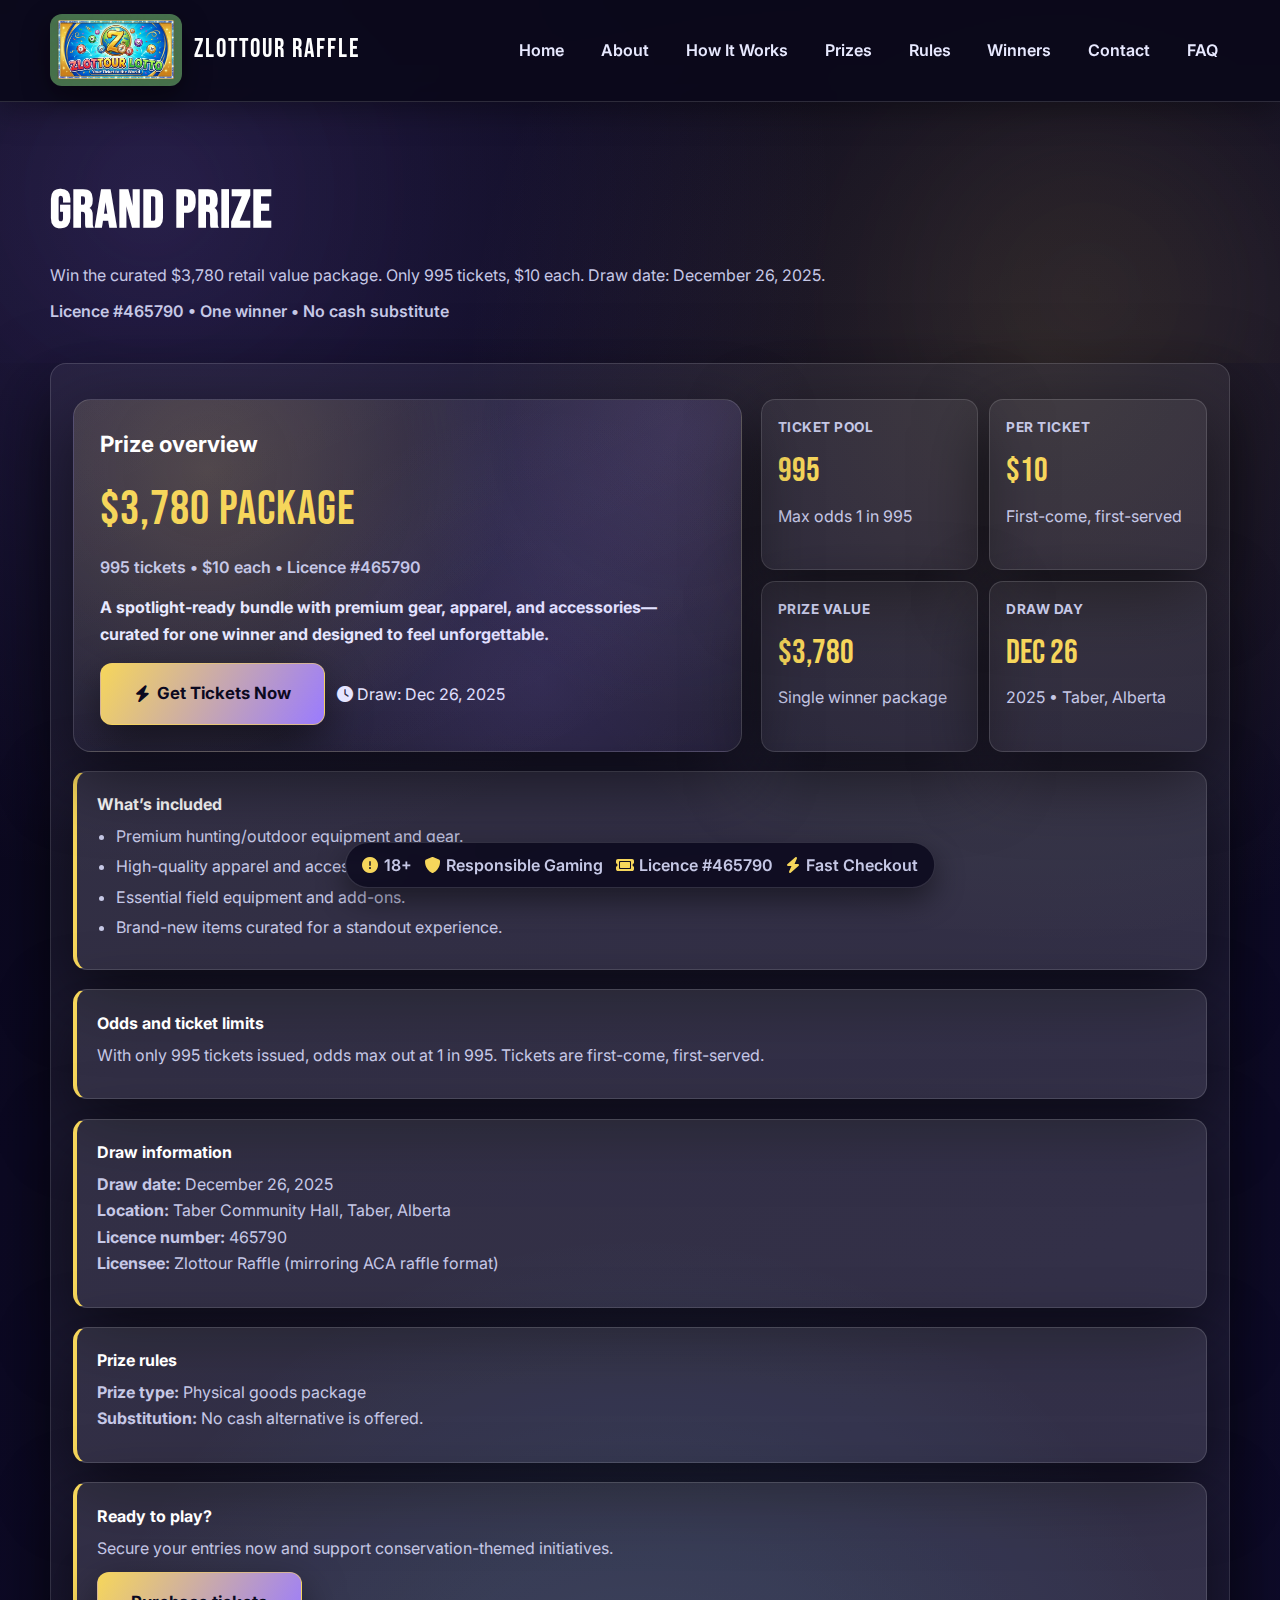
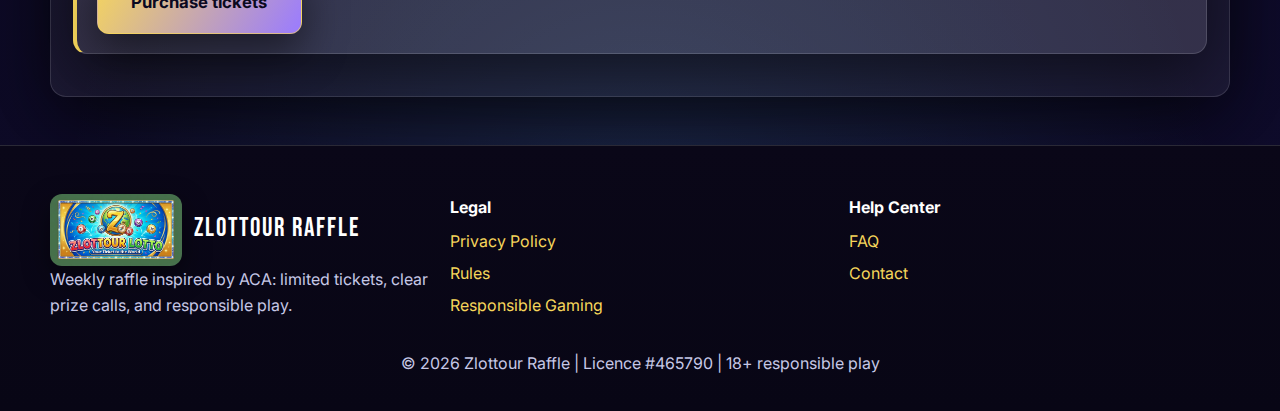
<file: prizes/index.html>
<!doctype html>
<html lang="en">
<head>
  <meta charset="utf-8">
  <meta name="viewport" content="width=device-width, initial-scale=1">
  <link rel="icon" type="image/x-icon" href="/favicon.ico">
  <title>Prizes — Zlottour Raffle</title>
  <meta name="description" content="Grand prize details for Zlottour Raffle: $3,780 retail value, 995 tickets at $10, draw December 26, 2025. 18+ responsible play, licence #465790.">
  <link rel="preconnect" href="https://fonts.googleapis.com">
  <link rel="preconnect" href="https://fonts.gstatic.com" crossorigin>
  <link href="https://fonts.googleapis.com/css2?family=Inter:wght@400;500;600;700;800;900&family=Bebas+Neue&display=swap" rel="stylesheet">
  <link rel="stylesheet" href="https://cdnjs.cloudflare.com/ajax/libs/font-awesome/6.5.2/css/all.min.css">
  <style>
:root{
  --bg: #0d0b21;
  --panel: rgba(255,255,255,0.06);
  --panel-strong: rgba(255,255,255,0.1);
  --text: #e8e9ff;
  --muted: #c6c8e6;
  --heading: #ffffff;
  --accent: #f6d65b;
  --secondary: #9a7bff;
  --primary: #130f2e;
  --border: rgba(255,255,255,0.14);
  --radius: 16px;
  --shadow: 0 24px 70px rgba(0,0,0,0.55);
  --font-display: "Bebas Neue", "Inter", system-ui, sans-serif;
  --font-body: "Inter", system-ui, sans-serif;
}
*{box-sizing:border-box}
body{
  margin:0;
  font-family:var(--font-body);
  background:
    radial-gradient(circle at 12% 10%, rgba(154,123,255,0.16), transparent 32%),
    radial-gradient(circle at 82% 18%, rgba(246,214,91,0.12), transparent 30%),
    radial-gradient(circle at 50% 90%, rgba(108,205,255,0.14), transparent 30%),
    linear-gradient(145deg, #0a0819 0%, #0d0a24 40%, #0f0c2c 100%);
  color:var(--text);
  line-height:1.65;
  min-height:100vh;
  -webkit-font-smoothing:antialiased;
}
a{color:var(--accent); text-decoration:none; transition:color .18s ease, opacity .18s ease}
a:hover{color:var(--secondary); opacity:0.92}
img{max-width:100%; display:block}

.container{width:min(1180px, 100% - 2.4rem); margin:0 auto}

.topbar{position:sticky; top:0; z-index:80; background:rgba(10,8,25,0.9); backdrop-filter:blur(16px); border-bottom:1px solid var(--border); box-shadow:0 8px 30px rgba(0,0,0,0.35)}
.nav-wrap{display:flex; align-items:center; justify-content:space-between; gap:1rem; padding:0.9rem 0}
.brand{display:flex; align-items:center; gap:0.75rem}
.brand img{width:132px; border-radius:12px; box-shadow:0 10px 28px rgba(0,0,0,0.45)}
.brand-name{font-family:var(--font-display); letter-spacing:2px; font-size:1.6rem; color:var(--heading)}
.nav-links{display:flex; align-items:center; gap:0.8rem}
.nav-links a{color:var(--text); font-weight:600; padding:0.45rem 0.75rem; border-radius:12px; transition:background .15s ease, color .15s ease}
.nav-links a:hover{background:var(--panel); color:var(--accent)}
.nav-links .btn{padding:0.72rem 1rem}
.menu-toggle{display:none; background:var(--panel); border:1px solid var(--border); color:var(--text); padding:0.55rem 0.75rem; border-radius:12px}

.btn{display:inline-flex; align-items:center; justify-content:center; gap:0.45rem; padding:0.78rem 1.6rem; border-radius:12px; font-weight:700; border:1px solid transparent; cursor:pointer; transition:transform .16s ease, box-shadow .2s ease, background .2s ease, color .2s ease}
.btn{white-space:nowrap}
.btn.primary{background:linear-gradient(135deg, var(--secondary), var(--accent)); color:#0b0920; box-shadow:0 12px 36px rgba(0,0,0,0.35)}
.btn.primary:hover{transform:translateY(-2px)}
.btn.ghost{background:var(--panel); border-color:var(--border); color:var(--text)}
.btn.ghost:hover{color:var(--accent)}

.hero{position:relative; overflow:hidden; padding:clamp(2.6rem, 6vw, 4rem) 0 2.4rem}
.hero::before,.hero::after{content:""; position:absolute; width:420px; height:420px; border-radius:50%; filter:blur(120px); opacity:0.35; z-index:0}
.hero::before{top:-120px; left:-60px; background:radial-gradient(circle, rgba(154,123,255,0.45), transparent 60%)}
.hero::after{bottom:-140px; right:-20px; background:radial-gradient(circle, rgba(246,214,91,0.4), transparent 60%)}
.hero-inner{position:relative; z-index:1; display:grid; grid-template-columns:1fr; gap:0.4rem; text-align:left}
.hero-title{font-family:var(--font-display); font-size:clamp(2.3rem, 5vw, 3.4rem); letter-spacing:1px; margin:0 0 0.4rem; color:var(--heading)}
.hero-sub{color:var(--muted); margin:0 0 0.6rem; max-width:880px}
.meta{color:var(--muted); font-weight:600; margin:0}

.card{background:var(--panel); border:1px solid var(--border); border-radius:16px; padding:1.4rem; box-shadow:var(--shadow); margin-bottom:1rem}
.card h3{margin:0 0 0.35rem; color:var(--heading)}
.card h4{margin:1.1rem 0 0.4rem; color:var(--heading)}
.card p{margin:0 0 0.7rem; color:var(--muted)}
.card ul{margin:0 0 0.6rem; padding-left:1.2rem; color:var(--muted)}
.card li{margin:0.25rem 0}

.stats-grid{display:grid; grid-template-columns:repeat(auto-fit, minmax(220px,1fr)); gap:1rem; margin:1.4rem 0}
.stat{background:var(--panel); border:1px solid var(--border); border-radius:14px; padding:1.2rem; text-align:center; box-shadow:var(--shadow)}
.stat .num{font-family:var(--font-display); font-size:2.4rem; color:var(--accent); display:block}
.stat .label{color:var(--muted)}

.grand-prize-wrap{display:grid; grid-template-columns:1.2fr 0.8fr; gap:1.2rem; align-items:stretch; margin:0.8rem 0 0}
.grand-card{position:relative; padding:1.6rem; border-radius:18px; background:radial-gradient(circle at 20% 20%, rgba(246,214,91,0.16), transparent 50%), radial-gradient(circle at 90% 10%, rgba(154,123,255,0.14), transparent 40%), linear-gradient(155deg, rgba(255,255,255,0.06), rgba(255,255,255,0.02)); border:1px solid var(--border); box-shadow:var(--shadow); overflow:hidden}
.grand-card::after{content:""; position:absolute; inset:0; background:radial-gradient(circle at 70% 80%, rgba(154,123,255,0.14), transparent 50%); pointer-events:none}
.grand-card h3{margin:0 0 0.45rem; color:var(--heading); font-size:1.4rem}
.grand-card .value{font-family:var(--font-display); font-size:3rem; color:var(--accent); margin:0 0 0.3rem; letter-spacing:1px}
.grand-card .sub{color:var(--muted); margin:0 0 0.9rem; font-weight:600}
.grand-card .pitch{color:var(--text); font-weight:700; margin:0 0 1rem}
.cta-stack{display:flex; flex-wrap:wrap; gap:0.75rem; align-items:center}
.btn.fun{padding:1rem 2.1rem; font-size:1.05rem; background:linear-gradient(120deg, var(--accent), var(--secondary)); color:#0b0920; box-shadow:0 16px 40px rgba(0,0,0,0.5); border:1px solid rgba(246,214,91,0.6)}
.btn.fun:hover{transform:translateY(-3px) scale(1.01); box-shadow:0 20px 48px rgba(0,0,0,0.58)}
.stat-marketing{display:grid; grid-template-columns:repeat(auto-fit,minmax(180px,1fr)); gap:0.7rem; height:100%}
.stat-box{background:var(--panel); border:1px solid var(--border); border-radius:14px; padding:1rem; box-shadow:var(--shadow); text-align:left}
.stat-box .label{color:var(--muted); font-weight:700; letter-spacing:0.5px; text-transform:uppercase; font-size:0.85rem; margin:0 0 0.35rem}
.stat-box .num{font-family:var(--font-display); font-size:2.1rem; color:var(--accent); margin:0}
.stat-box .hint{color:var(--muted); margin:0.2rem 0 0}

.info-box{background:var(--panel-strong); border:1px solid var(--border); border-left:4px solid var(--accent); border-radius:14px; padding:1.2rem; box-shadow:var(--shadow); margin:1.2rem 0}
.info-box h4{margin:0 0 0.35rem; color:var(--heading)}

.footer{background:linear-gradient(180deg, #0a0718, #080615); border-top:1px solid var(--border); padding:3rem 0 2.2rem; margin-top:3rem}
.footer-grid{display:grid; grid-template-columns:repeat(auto-fit, minmax(240px, 1fr)); gap:1.2rem; margin-bottom:1.6rem}
.footer h4{margin:0 0 0.5rem; color:var(--heading)}
.footer p{margin:0; color:var(--muted)}
.footer ul{list-style:none; padding:0; margin:0}
.footer li{margin:0.35rem 0}
.footer-copy{text-align:center; color:var(--muted); margin:0}

.sticky-ribbon{position:fixed; bottom:12px; left:50%; transform:translateX(-50%); background:rgba(12,10,30,0.9); border:1px solid var(--border); border-radius:999px; padding:0.55rem 1rem; display:flex; align-items:center; gap:0.8rem; box-shadow:0 12px 30px rgba(0,0,0,0.45); backdrop-filter:blur(10px); z-index:60; flex-wrap:wrap}
.sticky-ribbon .item{display:flex; align-items:center; gap:0.35rem; color:var(--muted); font-weight:600}
.sticky-ribbon .item i{color:var(--accent)}

.scroll-top{position:fixed; right:18px; bottom:70px; width:46px; height:46px; border-radius:50%; border:none; background:var(--accent); color:#0b0920; display:flex; align-items:center; justify-content:center; cursor:pointer; box-shadow:0 14px 34px rgba(0,0,0,0.55); opacity:0; visibility:hidden; transition:all .16s; z-index:65}
.scroll-top.show{opacity:1; visibility:visible}
.scroll-top:hover{background:var(--secondary); color:#fff}

@media (max-width: 960px){
  .nav-links{position:absolute; left:0; right:0; top:100%; background:rgba(10,8,25,0.96); padding:0.8rem 1.2rem 1rem; flex-direction:column; align-items:flex-start; border-bottom:1px solid var(--border); display:none}
  .nav-links.open{display:flex}
  .menu-toggle{display:inline-flex}
}
@media (max-width: 720px){
  .brand img{width:112px}
  .sticky-ribbon{bottom:14px; border-radius:16px}
}
  </style>
</head>
<body class="Zlottour">
  <header class="topbar">
    <div class="container nav-wrap">
      <a class="brand" href="/">
        <img src="../assets/img.png" alt="Zlottour logo">
        <span class="brand-name">Zlottour Raffle</span>
      </a>
      <button class="menu-toggle" type="button" aria-label="Toggle menu" data-menu-toggle>
        <i class="fa-solid fa-bars"></i>
      </button>
      <nav class="nav-links" id="navMenu">
        <a href="/">Home</a>
        <a href="/#impact">About</a>
        <a href="/#how">How It Works</a>
        <a href="/prizes">Prizes</a>
        <a href="/rules">Rules</a>
        <a href="/#winners">Winners</a>
        <a href="/#contact">Contact</a>
        <a href="/faq">FAQ</a>
      </nav>
    </div>
  </header>

  <main>
    <section class="hero" id="prizes">
      <div class="container hero-inner">
        <div>
          <h1 class="hero-title">Grand Prize</h1>
          <p class="hero-sub">Win the curated $3,780 retail value package. Only 995 tickets, $10 each. Draw date: December 26, 2025.</p>
          <p class="meta">Licence #465790 • One winner • No cash substitute</p>
        </div>
      </div>
    </section>

    <section class="container" aria-labelledby="prize-details">
      <div class="card" id="prize-details">
        <div class="grand-prize-wrap">
          <article class="grand-card">
            <h3>Prize overview</h3>
            <p class="value">$3,780 package</p>
            <p class="sub">995 tickets • $10 each • Licence #465790</p>
            <p class="pitch">A spotlight-ready bundle with premium gear, apparel, and accessories—curated for one winner and designed to feel unforgettable.</p>
            <div class="cta-stack">
              <a class="btn fun" href="#" data-signup-btn><i class="fa-solid fa-bolt"></i> Get Tickets Now</a>
              <span class="pill accent"><i class="fa-solid fa-clock"></i> Draw: Dec 26, 2025</span>
            </div>
          </article>

          <div class="stat-marketing">
            <div class="stat-box">
              <p class="label">Ticket pool</p>
              <p class="num">995</p>
              <p class="hint">Max odds 1 in 995</p>
            </div>
            <div class="stat-box">
              <p class="label">Per ticket</p>
              <p class="num">$10</p>
              <p class="hint">First-come, first-served</p>
            </div>
            <div class="stat-box">
              <p class="label">Prize value</p>
              <p class="num">$3,780</p>
              <p class="hint">Single winner package</p>
            </div>
            <div class="stat-box">
              <p class="label">Draw day</p>
              <p class="num">Dec 26</p>
              <p class="hint">2025 • Taber, Alberta</p>
            </div>
          </div>
        </div>

        <div class="info-box">
          <h4>What’s included</h4>
          <ul>
            <li>Premium hunting/outdoor equipment and gear.</li>
            <li>High-quality apparel and accessories.</li>
            <li>Essential field equipment and add-ons.</li>
            <li>Brand-new items curated for a standout experience.</li>
          </ul>
        </div>

        <div class="info-box">
          <h4>Odds and ticket limits</h4>
          <p>With only 995 tickets issued, odds max out at 1 in 995. Tickets are first-come, first-served.</p>
        </div>

        <div class="info-box">
          <h4>Draw information</h4>
          <p><strong>Draw date:</strong> December 26, 2025<br>
             <strong>Location:</strong> Taber Community Hall, Taber, Alberta<br>
             <strong>Licence number:</strong> 465790<br>
             <strong>Licensee:</strong> Zlottour Raffle (mirroring ACA raffle format)</p>
        </div>

        <div class="info-box">
          <h4>Prize rules</h4>
          <p><strong>Prize type:</strong> Physical goods package<br>
             <strong>Substitution:</strong> No cash alternative is offered.</p>
        </div>

        <div class="info-box">
          <h4>Ready to play?</h4>
          <p>Secure your entries now and support conservation-themed initiatives.</p>
          <a class="btn fun" href="#" data-signup-btn>Purchase tickets</a>
        </div>
      </div>
    </section>
  </main>

  <footer class="footer">
    <div class="container">
      <div class="footer-grid">
        <div>
          <div class="brand">
            <img src="../assets/img.png" alt="Zlottour logo">
            <span class="brand-name">Zlottour Raffle</span>
          </div>
          <p>Weekly raffle inspired by ACA: limited tickets, clear prize calls, and responsible play.</p>
        </div>
        <div>
          <h4>Legal</h4>
          <ul>
            <li><a href="/privacy-policy">Privacy Policy</a></li>
            <li><a href="/rules">Rules</a></li>
            <li><a href="/#responsible">Responsible Gaming</a></li>
          </ul>
        </div>
        <div>
          <h4>Help Center</h4>
          <ul>
            <li><a href="/faq">FAQ</a></li>
            <li><a href="/#contact">Contact</a></li>
          </ul>
        </div>
      </div>
      <p class="footer-copy">© <span data-year></span> Zlottour Raffle | Licence #465790 | 18+ responsible play</p>
    </div>
  </footer>

  <div class="sticky-ribbon">
    <div class="item"><i class="fa-solid fa-circle-exclamation"></i> 18+</div>
    <div class="item"><i class="fa-solid fa-shield"></i> Responsible Gaming</div>
    <div class="item"><i class="fa-solid fa-ticket"></i> Licence #465790</div>
    <div class="item"><i class="fa-solid fa-bolt"></i> Fast Checkout</div>
  </div>

  <button id="hubScrollTop" class="scroll-top" aria-label="Scroll to top">
    <i class="fa-solid fa-chevron-up"></i>
  </button>

  <script src="../assets/main.js" defer></script>
</body>
</html>
</file>
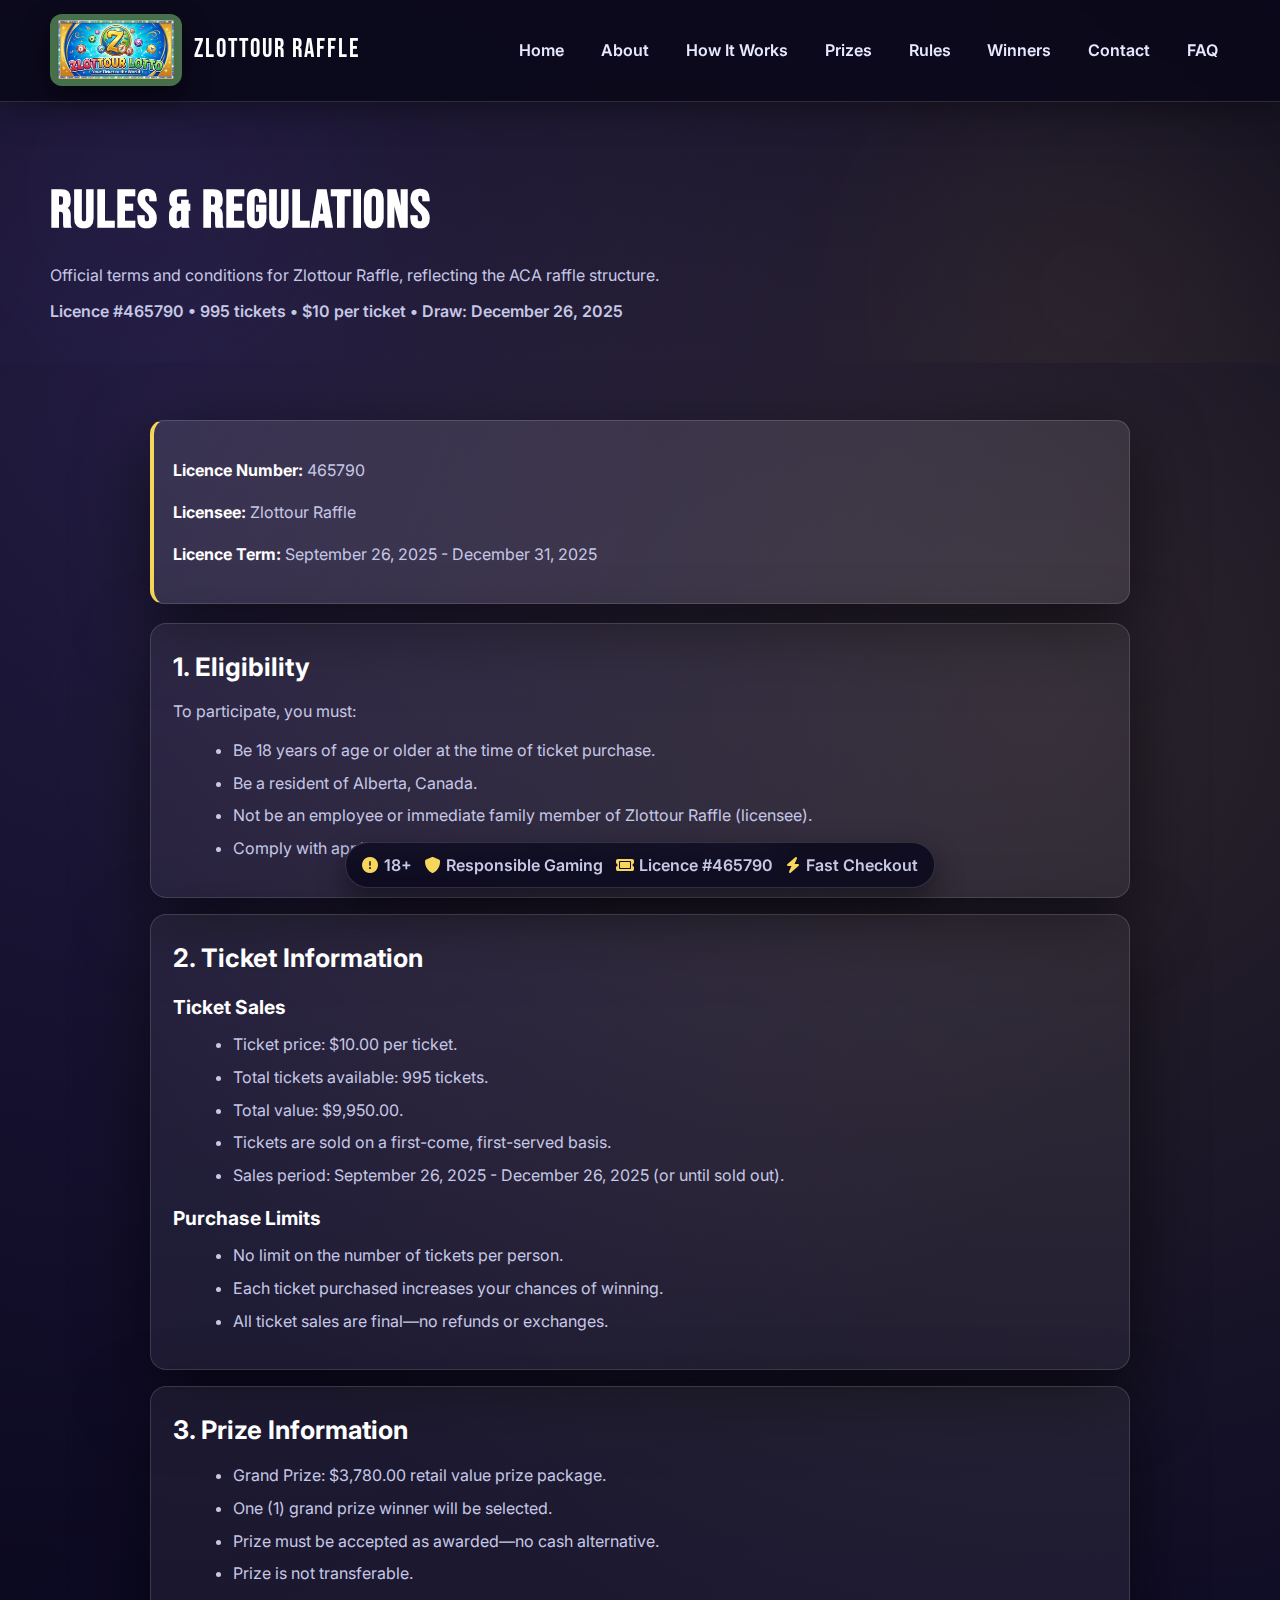
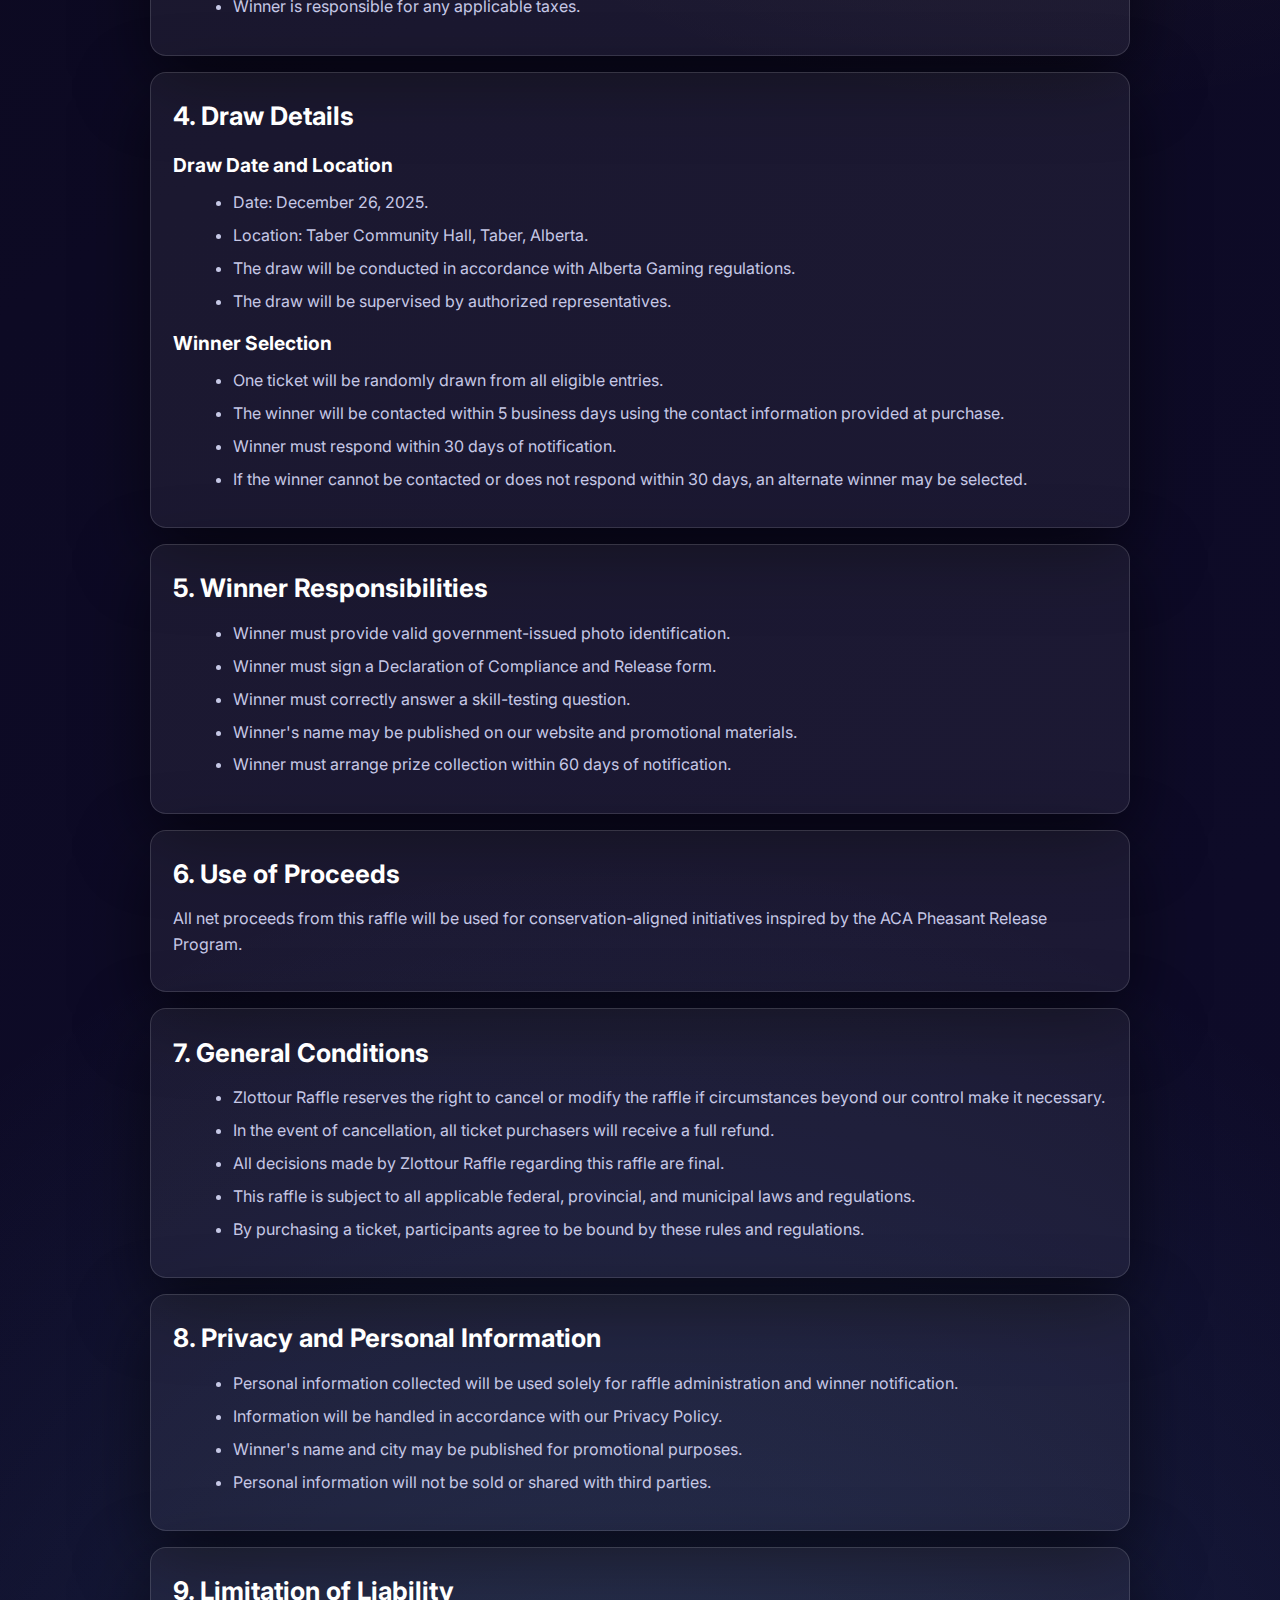
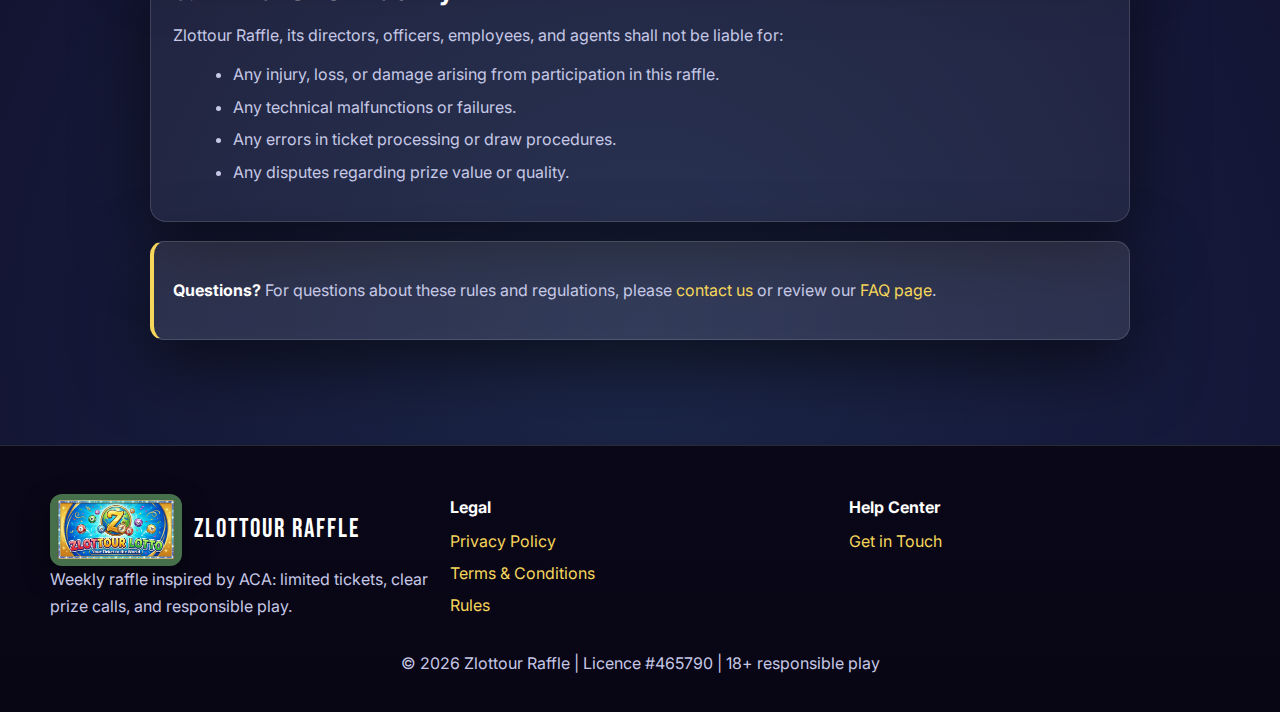
<file: rules/index.html>
<!doctype html>
<html lang="en">
<head>
  <meta charset="utf-8">
  <meta name="viewport" content="width=device-width, initial-scale=1">
  <link rel="icon" type="image/x-icon" href="/favicon.ico">
  <title>Rules &amp; Regulations — Zlottour Raffle</title>
  <meta name="description" content="Official rules for Zlottour Raffle: licence #465790, 995 tickets at $10, draw Dec 26, 2025. Eligibility, ticket rules, draw process, prize details, and responsibilities.">
  <link rel="preconnect" href="https://fonts.googleapis.com">
  <link rel="preconnect" href="https://fonts.gstatic.com" crossorigin>
  <link href="https://fonts.googleapis.com/css2?family=Inter:wght@400;500;600;700;800;900&family=Bebas+Neue&display=swap" rel="stylesheet">
  <link rel="stylesheet" href="https://cdnjs.cloudflare.com/ajax/libs/font-awesome/6.5.2/css/all.min.css">
  <style>
:root{
  --bg: #0d0b21;
  --panel: rgba(255,255,255,0.06);
  --panel-strong: rgba(255,255,255,0.1);
  --text: #e8e9ff;
  --muted: #c6c8e6;
  --heading: #ffffff;
  --accent: #f6d65b;
  --secondary: #9a7bff;
  --primary: #130f2e;
  --border: rgba(255,255,255,0.14);
  --radius: 16px;
  --shadow: 0 24px 70px rgba(0,0,0,0.55);
  --font-display: "Bebas Neue", "Inter", system-ui, sans-serif;
  --font-body: "Inter", system-ui, sans-serif;
}
*{box-sizing:border-box}
body{margin:0; font-family:var(--font-body); background:radial-gradient(circle at 12% 10%, rgba(154,123,255,0.16), transparent 32%),radial-gradient(circle at 82% 18%, rgba(246,214,91,0.12), transparent 30%),radial-gradient(circle at 50% 90%, rgba(108,205,255,0.14), transparent 30%),linear-gradient(145deg, #0a0819 0%, #0d0a24 40%, #0f0c2c 100%); color:var(--text); line-height:1.65; min-height:100vh; -webkit-font-smoothing:antialiased}
a{color:var(--accent); text-decoration:none; transition:color .18s ease, opacity .18s ease}
a:hover{color:var(--secondary); opacity:0.92}
.container{width:min(1180px, 100% - 2.4rem); margin:0 auto}

.topbar{position:sticky; top:0; z-index:80; background:rgba(10,8,25,0.9); backdrop-filter:blur(16px); border-bottom:1px solid var(--border); box-shadow:0 8px 30px rgba(0,0,0,0.35)}
.nav-wrap{display:flex; align-items:center; justify-content:space-between; gap:1rem; padding:0.9rem 0}
.brand{display:flex; align-items:center; gap:0.75rem}
.brand img{width:132px; border-radius:12px; box-shadow:0 10px 28px rgba(0,0,0,0.45)}
.brand-name{font-family:var(--font-display); letter-spacing:2px; font-size:1.6rem; color:var(--heading)}
.nav-links{display:flex; align-items:center; gap:0.8rem}
.nav-links a{color:var(--text); font-weight:600; padding:0.45rem 0.75rem; border-radius:12px; transition:background .15s ease, color .15s ease}
.nav-links a:hover{background:var(--panel); color:var(--accent)}
.nav-links .btn{padding:0.72rem 1rem}
.menu-toggle{display:none; background:var(--panel); border:1px solid var(--border); color:var(--text); padding:0.55rem 0.75rem; border-radius:12px}

.btn{display:inline-flex; align-items:center; justify-content:center; gap:0.45rem; padding:0.78rem 1.6rem; border-radius:12px; font-weight:700; border:1px solid transparent; cursor:pointer; transition:transform .16s ease, box-shadow .2s ease, background .2s ease, color .2s ease}
.btn.primary{background:linear-gradient(135deg, var(--secondary), var(--accent)); color:#0b0920; box-shadow:0 12px 36px rgba(0,0,0,0.35)}
.btn.primary:hover{transform:translateY(-2px)}
.btn.ghost{background:var(--panel); border-color:var(--border); color:var(--text)}
.btn.ghost:hover{color:var(--accent)}

.hero{position:relative; overflow:hidden; padding:clamp(2.6rem, 6vw, 4rem) 0 2.4rem}
.hero::before,.hero::after{content:""; position:absolute; width:420px; height:420px; border-radius:50%; filter:blur(120px); opacity:0.35; z-index:0}
.hero::before{top:-120px; left:-60px; background:radial-gradient(circle, rgba(154,123,255,0.45), transparent 60%)}
.hero::after{bottom:-140px; right:-20px; background:radial-gradient(circle, rgba(246,214,91,0.4), transparent 60%)}
.hero-inner{position:relative; z-index:1; display:grid; grid-template-columns:1fr; gap:0.4rem; text-align:left}
.hero-title{font-family:var(--font-display); font-size:clamp(2.3rem, 5vw, 3.4rem); letter-spacing:1px; margin:0 0 0.4rem; color:var(--heading)}
.hero-sub{color:var(--muted); margin:0 0 0.6rem; max-width:880px}
.meta{color:var(--muted); font-weight:600; margin:0}

.section{padding:2.4rem 0; max-width:980px; margin:0 auto}
.card{background:var(--panel); border:1px solid var(--border); border-radius:16px; padding:1.4rem; box-shadow:var(--shadow); margin-bottom:1rem}
.card h2{margin:0 0 0.6rem; color:var(--heading); font-size:1.6rem}
.card h3{margin:0.8rem 0 0.4rem; color:var(--heading); font-size:1.2rem}
.card p{margin:0 0 0.7rem; color:var(--muted)}
.card ul, .card ol{margin:0 0 0.7rem 1.2rem; color:var(--muted); line-height:1.8}
.card li{margin:0.25rem 0}

.highlight{background:var(--panel-strong); border:1px solid var(--border); border-left:4px solid var(--accent); border-radius:14px; padding:1.2rem; box-shadow:var(--shadow); margin:1.2rem 0; color:var(--muted)}
.highlight strong{color:var(--heading)}

.footer{background:linear-gradient(180deg, #0a0718, #080615); border-top:1px solid var(--border); padding:3rem 0 2.2rem; margin-top:3rem}
.footer-grid{display:grid; grid-template-columns:repeat(auto-fit, minmax(240px, 1fr)); gap:1.2rem; margin-bottom:1.6rem}
.footer h4{margin:0 0 0.5rem; color:var(--heading)}
.footer p{margin:0; color:var(--muted)}
.footer ul{list-style:none; padding:0; margin:0}
.footer li{margin:0.35rem 0}
.footer-copy{text-align:center; color:var(--muted); margin:0}

.sticky-ribbon{position:fixed; bottom:12px; left:50%; transform:translateX(-50%); background:rgba(12,10,30,0.9); border:1px solid var(--border); border-radius:999px; padding:0.55rem 1rem; display:flex; align-items:center; gap:0.8rem; box-shadow:0 12px 30px rgba(0,0,0,0.45); backdrop-filter:blur(10px); z-index:60; flex-wrap:wrap}
.sticky-ribbon .item{display:flex; align-items:center; gap:0.35rem; color:var(--muted); font-weight:600}
.sticky-ribbon .item i{color:var(--accent)}

.scroll-top{position:fixed; right:18px; bottom:70px; width:46px; height:46px; border-radius:50%; border:none; background:var(--accent); color:#0b0920; display:flex; align-items:center; justify-content:center; cursor:pointer; box-shadow:0 14px 34px rgba(0,0,0,0.55); opacity:0; visibility:hidden; transition:all .16s; z-index:65}
.scroll-top.show{opacity:1; visibility:visible}
.scroll-top:hover{background:var(--secondary); color:#fff}

@media (max-width: 960px){
  .nav-links{position:absolute; left:0; right:0; top:100%; background:rgba(10,8,25,0.96); padding:0.8rem 1.2rem 1rem; flex-direction:column; align-items:flex-start; border-bottom:1px solid var(--border); display:none}
  .nav-links.open{display:flex}
  .menu-toggle{display:inline-flex}
}
@media (max-width: 720px){
  .brand img{width:112px}
  .sticky-ribbon{bottom:14px; border-radius:16px}
}
  </style>
</head>
<body class="Zlottour">
  <header class="topbar">
    <div class="container nav-wrap">
      <a class="brand" href="/">
        <img src="../assets/img.png" alt="Zlottour logo">
        <span class="brand-name">Zlottour Raffle</span>
      </a>
      <button class="menu-toggle" type="button" aria-label="Toggle menu" data-menu-toggle>
        <i class="fa-solid fa-bars"></i>
      </button>
      <nav class="nav-links" id="navMenu">
        <a href="/">Home</a>
        <a href="/#impact">About</a>
        <a href="/#how">How It Works</a>
        <a href="/prizes">Prizes</a>
        <a href="/rules">Rules</a>
        <a href="/#winners">Winners</a>
        <a href="/#contact">Contact</a>
        <a href="/faq">FAQ</a>
      </nav>
    </div>
  </header>

  <main>
    <section class="hero" id="rules">
      <div class="container hero-inner">
        <div>
          <h1 class="hero-title">Rules &amp; Regulations</h1>
          <p class="hero-sub">Official terms and conditions for Zlottour Raffle, reflecting the ACA raffle structure.</p>
          <p class="meta">Licence #465790 • 995 tickets • $10 per ticket • Draw: December 26, 2025</p>
        </div>
      </div>
    </section>

    <section class="section" aria-labelledby="rules-content">
      <div class="highlight">
        <p><strong>Licence Number:</strong> 465790</p>
        <p><strong>Licensee:</strong> Zlottour Raffle</p>
        <p><strong>Licence Term:</strong> September 26, 2025 - December 31, 2025</p>
      </div>

      <div class="card">
        <h2>1. Eligibility</h2>
        <p>To participate, you must:</p>
        <ul>
          <li>Be 18 years of age or older at the time of ticket purchase.</li>
          <li>Be a resident of Alberta, Canada.</li>
          <li>Not be an employee or immediate family member of Zlottour Raffle (licensee).</li>
          <li>Comply with applicable Alberta Gaming, Liquor and Cannabis regulations.</li>
        </ul>
      </div>

      <div class="card">
        <h2>2. Ticket Information</h2>
        <h3>Ticket Sales</h3>
        <ul>
          <li>Ticket price: $10.00 per ticket.</li>
          <li>Total tickets available: 995 tickets.</li>
          <li>Total value: $9,950.00.</li>
          <li>Tickets are sold on a first-come, first-served basis.</li>
          <li>Sales period: September 26, 2025 - December 26, 2025 (or until sold out).</li>
        </ul>
        <h3>Purchase Limits</h3>
        <ul>
          <li>No limit on the number of tickets per person.</li>
          <li>Each ticket purchased increases your chances of winning.</li>
          <li>All ticket sales are final—no refunds or exchanges.</li>
        </ul>
      </div>

      <div class="card">
        <h2>3. Prize Information</h2>
        <ul>
          <li>Grand Prize: $3,780.00 retail value prize package.</li>
          <li>One (1) grand prize winner will be selected.</li>
          <li>Prize must be accepted as awarded—no cash alternative.</li>
          <li>Prize is not transferable.</li>
          <li>Winner is responsible for any applicable taxes.</li>
        </ul>
      </div>

      <div class="card">
        <h2>4. Draw Details</h2>
        <h3>Draw Date and Location</h3>
        <ul>
          <li>Date: December 26, 2025.</li>
          <li>Location: Taber Community Hall, Taber, Alberta.</li>
          <li>The draw will be conducted in accordance with Alberta Gaming regulations.</li>
          <li>The draw will be supervised by authorized representatives.</li>
        </ul>
        <h3>Winner Selection</h3>
        <ul>
          <li>One ticket will be randomly drawn from all eligible entries.</li>
          <li>The winner will be contacted within 5 business days using the contact information provided at purchase.</li>
          <li>Winner must respond within 30 days of notification.</li>
          <li>If the winner cannot be contacted or does not respond within 30 days, an alternate winner may be selected.</li>
        </ul>
      </div>

      <div class="card">
        <h2>5. Winner Responsibilities</h2>
        <ul>
          <li>Winner must provide valid government-issued photo identification.</li>
          <li>Winner must sign a Declaration of Compliance and Release form.</li>
          <li>Winner must correctly answer a skill-testing question.</li>
          <li>Winner's name may be published on our website and promotional materials.</li>
          <li>Winner must arrange prize collection within 60 days of notification.</li>
        </ul>
      </div>

      <div class="card">
        <h2>6. Use of Proceeds</h2>
        <p>All net proceeds from this raffle will be used for conservation-aligned initiatives inspired by the ACA Pheasant Release Program.</p>
      </div>

      <div class="card">
        <h2>7. General Conditions</h2>
        <ul>
          <li>Zlottour Raffle reserves the right to cancel or modify the raffle if circumstances beyond our control make it necessary.</li>
          <li>In the event of cancellation, all ticket purchasers will receive a full refund.</li>
          <li>All decisions made by Zlottour Raffle regarding this raffle are final.</li>
          <li>This raffle is subject to all applicable federal, provincial, and municipal laws and regulations.</li>
          <li>By purchasing a ticket, participants agree to be bound by these rules and regulations.</li>
        </ul>
      </div>

      <div class="card">
        <h2>8. Privacy and Personal Information</h2>
        <ul>
          <li>Personal information collected will be used solely for raffle administration and winner notification.</li>
          <li>Information will be handled in accordance with our Privacy Policy.</li>
          <li>Winner's name and city may be published for promotional purposes.</li>
          <li>Personal information will not be sold or shared with third parties.</li>
        </ul>
      </div>

      <div class="card">
        <h2>9. Limitation of Liability</h2>
        <p>Zlottour Raffle, its directors, officers, employees, and agents shall not be liable for:</p>
        <ul>
          <li>Any injury, loss, or damage arising from participation in this raffle.</li>
          <li>Any technical malfunctions or failures.</li>
          <li>Any errors in ticket processing or draw procedures.</li>
          <li>Any disputes regarding prize value or quality.</li>
        </ul>
      </div>

      <div class="highlight">
        <p><strong>Questions?</strong> For questions about these rules and regulations, please <a href="/#contact">contact us</a> or review our <a href="/faq">FAQ page</a>.</p>
      </div>
    </section>
  </main>

  <footer class="footer">
    <div class="container">
      <div class="footer-grid">
        <div>
          <div class="brand">
            <img src="../assets/img.png" alt="Zlottour logo">
            <span class="brand-name">Zlottour Raffle</span>
          </div>
          <p>Weekly raffle inspired by ACA: limited tickets, clear prize calls, and responsible play.</p>
        </div>
        <div>
          <h4>Legal</h4>
          <ul>
            <li><a href="/privacy">Privacy Policy</a></li>
            <li><a href="/terms-and-conditions">Terms &amp; Conditions</a></li>
            <li><a href="/rules">Rules</a></li>
          </ul>
        </div>
        <div>
          <h4>Help Center</h4>
          <ul>
            <li><a href="/#contact">Get in Touch</a></li>
          </ul>
        </div>
      </div>
      <p class="footer-copy">© <span data-year></span> Zlottour Raffle | Licence #465790 | 18+ responsible play</p>
    </div>
  </footer>

  <div class="sticky-ribbon">
    <div class="item"><i class="fa-solid fa-circle-exclamation"></i> 18+</div>
    <div class="item"><i class="fa-solid fa-shield"></i> Responsible Gaming</div>
    <div class="item"><i class="fa-solid fa-ticket"></i> Licence #465790</div>
    <div class="item"><i class="fa-solid fa-bolt"></i> Fast Checkout</div>
  </div>

  <button id="hubScrollTop" class="scroll-top" aria-label="Scroll to top">
    <i class="fa-solid fa-chevron-up"></i>
  </button>

  <script src="../assets/main.js" defer></script>
</body>
</html>
</file>
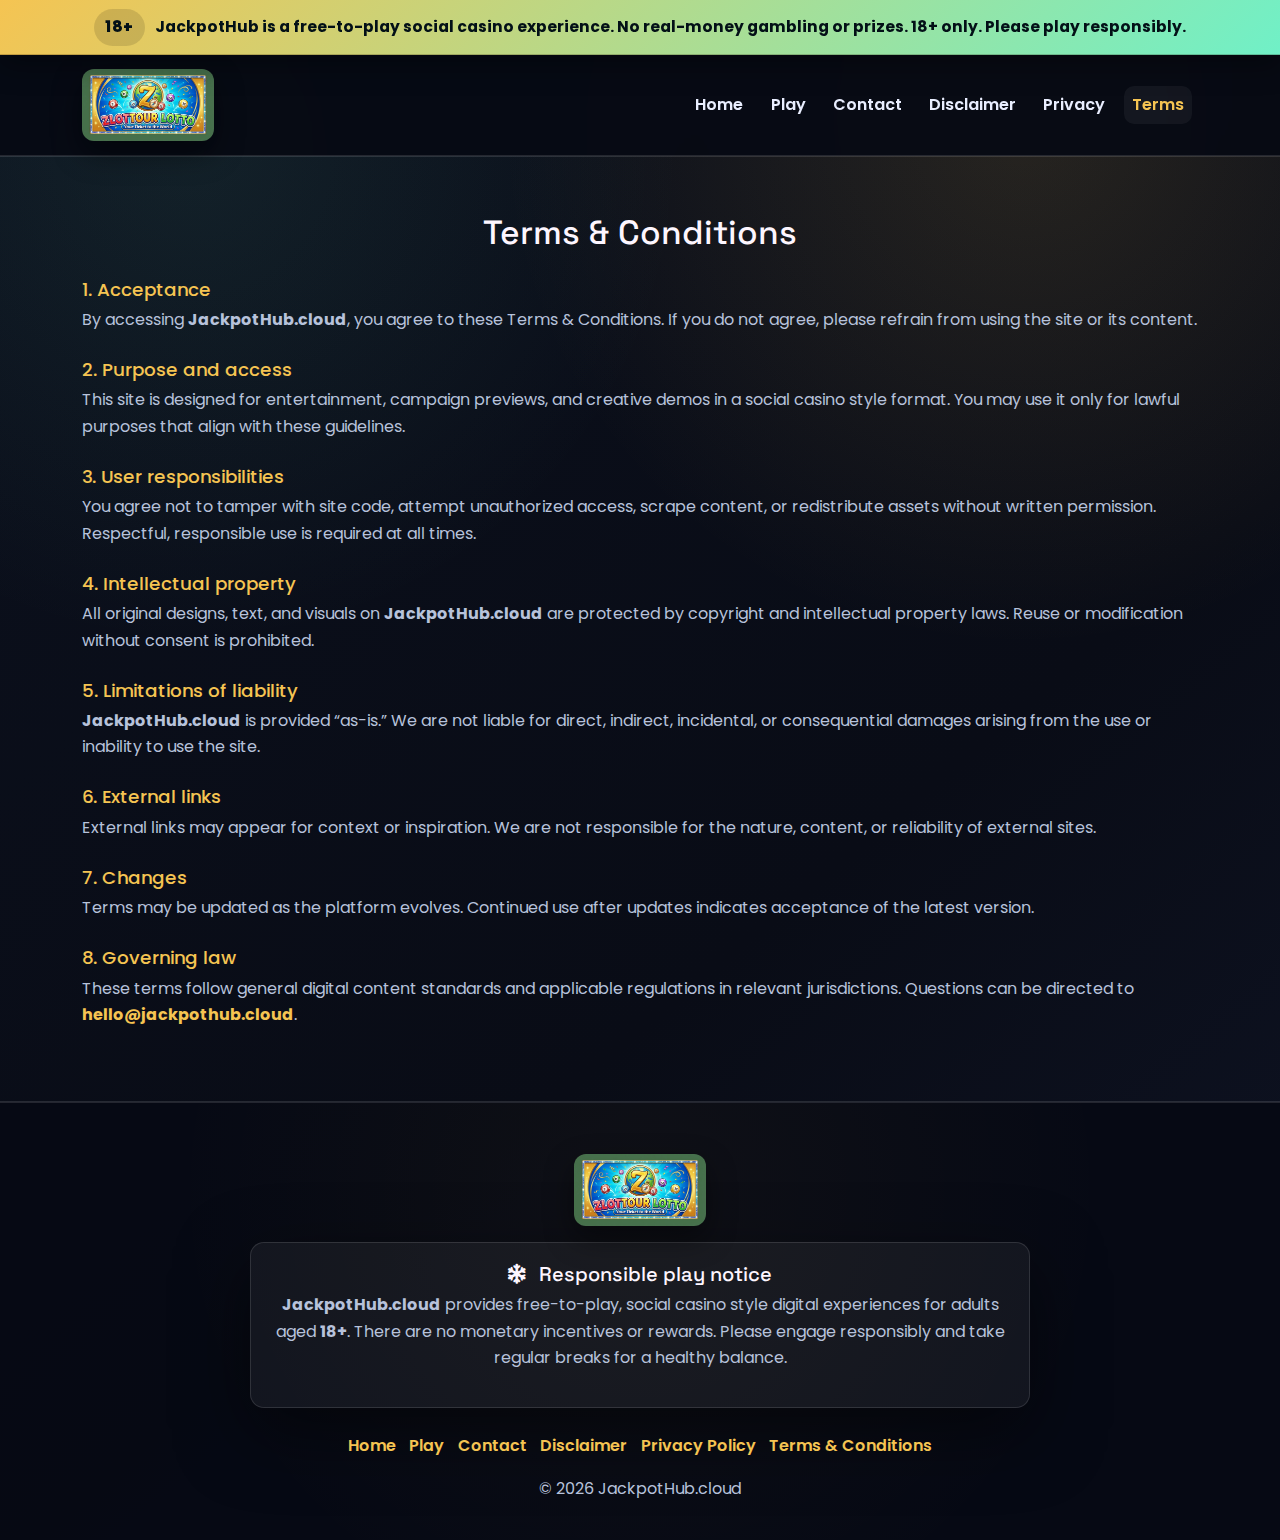
<file: terms-and-conditions/index.html>
<!doctype html>
<html lang="en">
<head>
  <meta charset="utf-8">
  <meta name="viewport" content="width=device-width, initial-scale=1">
  <title>Terms & Conditions - JackpotHub.cloud</title>
  <meta name="description" content="Terms and conditions for JackpotHub.cloud, the free-to-play, 18+ social casino style destination.">
  <link rel="preconnect" href="https://fonts.googleapis.com">
  <link rel="preconnect" href="https://fonts.gstatic.com" crossorigin>
  <link href="https://fonts.googleapis.com/css2?family=Poppins:wght@400;500;600;700&family=Space+Grotesk:wght@500;600;700&display=swap" rel="stylesheet">
  <link href="https://cdn.jsdelivr.net/npm/bootstrap@5.3.3/dist/css/bootstrap.min.css" rel="stylesheet">
  <link rel="stylesheet" href="https://cdnjs.cloudflare.com/ajax/libs/font-awesome/6.5.2/css/all.min.css">
  <style>
:root{
  --bg: #060a14;
  --panel: rgba(255,255,255,0.05);
  --panel-strong: rgba(255,255,255,0.08);
  --text: #e9eeff;
  --muted: #b7c2db;
  --heading: #fdf6ff;
  --accent: #f5c452;
  --accent-2: #70f0c7;
  --border: rgba(255,255,255,0.12);
  --radius: 14px;
  --font-heading: "Space Grotesk", "Inter", system-ui, sans-serif;
  --font-body: "Poppins", "Inter", system-ui, sans-serif;
  --shadow: 0 24px 70px rgba(0,0,0,0.5);
}

*{box-sizing:border-box}
body{
  margin:0;
  font-family:var(--font-body);
  background:
    radial-gradient(circle at 15% 10%, rgba(112,240,199,0.08), transparent 28%),
    radial-gradient(circle at 80% 8%, rgba(245,196,82,0.12), transparent 30%),
    linear-gradient(140deg, #070c19, #050812 60%, #0b1021);
  color:var(--text);
  line-height:1.65;
  min-height:100vh;
  -webkit-font-smoothing:antialiased;
}
a{color:var(--accent-2); text-decoration:none; transition:color .18s, opacity .18s}
a:hover{color:var(--accent); opacity:0.9}
.link-accent{color:var(--accent); font-weight:700}
.link-accent:hover{color:var(--accent-2)}
img{max-width:100%; display:block}

.container{width:min(1140px, 100% - 2rem); margin:0 auto}

.notice-banner{
  background:linear-gradient(135deg, var(--accent), var(--accent-2));
  color:#031017;
  padding:0.55rem 0;
  text-align:center;
  font-weight:700;
  border-bottom:1px solid rgba(0,0,0,0.2);
  box-shadow:0 10px 28px rgba(0,0,0,0.35);
  position:relative;
  z-index:70;
}
.banner-inner{
  display:flex;
  align-items:center;
  justify-content:center;
  gap:0.65rem;
  flex-wrap:wrap;
  font-size:0.97rem;
}
.banner-pill{
  background:rgba(0,0,0,0.12);
  color:#031017;
  padding:0.35rem 0.7rem;
  border-radius:999px;
  font-weight:800;
  letter-spacing:0.5px;
}

.jackpothub-cloud-nav{
  background:rgba(6,10,20,0.92);
  border-bottom:1px solid var(--border);
  backdrop-filter:blur(14px);
  position:sticky;
  top:0;
  z-index:60;
  padding:0.85rem 0;
}
.jackpothub-cloud-nav .navbar-brand{
  display:flex;
  align-items:center;
  gap:0.65rem;
  padding:0;
}
.brand-logo{
  width:132px;
  height:auto;
  display:block;
  border-radius:12px;
  box-shadow:0 12px 30px rgba(0,0,0,0.45);
}
.jackpothub-cloud-nav .nav-link{
  color:var(--text);
  font-weight:600;
  margin:0 0.35rem;
  padding:0.35rem 0.65rem;
  border-radius:10px;
  transition:background .15s, color .15s;
}
.jackpothub-cloud-nav .nav-link.active,
.jackpothub-cloud-nav .nav-link:hover{
  background:var(--panel);
  color:var(--accent);
}
.navbar-toggler{
  border:1px solid var(--border);
  color:var(--text);
}
.navbar-toggler:focus{box-shadow:0 0 0 3px rgba(112,240,199,0.18)}

.jackpothub-cloud-btn{
  display:inline-flex;
  align-items:center;
  justify-content:center;
  gap:0.4rem;
  padding:0.78rem 1.6rem;
  border-radius:12px;
  font-weight:700;
  border:1px solid transparent;
  cursor:pointer;
  transition:transform .16s ease, box-shadow .2s ease, background .2s ease, color .2s ease;
  text-decoration:none;
}
.jackpothub-cloud-btn.primary{
  background:linear-gradient(135deg, var(--accent), var(--accent-2));
  color:#060a14;
  box-shadow:0 14px 36px rgba(0,0,0,0.4);
}
.jackpothub-cloud-btn.primary:hover{transform:translateY(-2px)}
.jackpothub-cloud-btn.ghost{
  background:var(--panel);
  border-color:var(--border);
  color:var(--text);
}
.jackpothub-cloud-btn.ghost:hover{color:var(--accent)}

.eyebrow{
  text-transform:uppercase;
  letter-spacing:2px;
  font-size:0.78rem;
  color:var(--muted);
  margin:0 0 0.35rem;
}
.section-title{
  font-family:var(--font-heading);
  color:var(--heading);
  font-size:2.1rem;
  margin:0 0 0.45rem;
}
.section-sub{margin:0 0 1rem; color:var(--muted)}

.jackpothub-cloud-hero{
  position:relative;
  padding:clamp(3rem, 6vw, 4.8rem) 0;
  overflow:hidden;
}
.jackpothub-cloud-hero::before,
.jackpothub-cloud-hero::after{
  content:"";
  position:absolute;
  width:420px; height:420px;
  border-radius:50%;
  filter:blur(120px);
  opacity:0.35;
  z-index:0;
}
.jackpothub-cloud-hero::before{top:-120px; left:-60px; background:radial-gradient(circle, rgba(112,240,199,0.45), transparent 60%)}
.jackpothub-cloud-hero::after{bottom:-140px; right:-20px; background:radial-gradient(circle, rgba(245,196,82,0.45), transparent 60%)}
.hero-inner{
  position:relative;
  z-index:1;
  display:grid;
  grid-template-columns:1fr;
  gap:1.6rem;
  text-align:center;
}
.hero-title{
  font-family:var(--font-heading);
  font-size:2.8rem;
  line-height:1.08;
  margin:0 0 0.6rem;
}
.hero-sub{
  color:var(--muted);
  margin:0 auto;
  max-width:780px;
}
.hero-cta{display:flex; justify-content:center; gap:0.8rem; flex-wrap:wrap; margin-top:1.1rem}
.hero-badges{
  display:flex;
  justify-content:center;
  gap:0.6rem;
  flex-wrap:wrap;
}
.pill{
  display:inline-flex;
  align-items:center;
  gap:0.35rem;
  padding:0.4rem 0.8rem;
  border-radius:999px;
  background:var(--panel);
  border:1px solid var(--border);
  color:var(--muted);
  font-weight:600;
  font-size:0.95rem;
}
.pill.accent{
  background:rgba(245,196,82,0.14);
  color:var(--accent);
  border-color:rgba(245,196,82,0.4);
}

.jackpothub-cloud-disclaimer-card{padding:3rem 0}
.disclaimer-box{
  max-width:900px;
  margin:0 auto;
  background:var(--panel);
  border:1px solid var(--border);
  padding:1.4rem;
  border-radius:16px;
  text-align:center;
  box-shadow:var(--shadow);
}
.disclaimer-title{
  color:var(--heading);
  margin:0 0 0.35rem;
  font-family:var(--font-heading);
}
.disclaimer-heading{
  margin:0 0 0.4rem;
  color:var(--heading);
  font-family:var(--font-heading);
}
.disclaimer-text{color:var(--muted); margin:0 0 1rem}
.disclaimer-btn{
  background:var(--accent);
  color:#060a14;
  padding:0.6rem 1.25rem;
  border-radius:999px;
  font-weight:700;
  display:inline-block;
}
.disclaimer-btn:hover{background:var(--accent-2); color:#02150f}

.jackpothub-cloud-play{
  padding:3.5rem 0;
  text-align:center;
}
.game-wrapper{
  margin:2rem auto;
  display:flex;
  justify-content:center;
}
.game-wrapper > .w-100{
  width:100%;
  max-width:920px;
  text-align:center;
}
.game-frame{
  position:relative;
  width:100%;
  max-width:920px;
  border-radius:14px;
  overflow:hidden;
  background:linear-gradient(160deg, rgba(245,196,82,0.14), rgba(112,240,199,0.08));
  border:1px solid var(--border);
  box-shadow:0 16px 40px rgba(0,0,0,0.45);
}
.game-frame::before{content:""; display:block; padding-top:56.25%;}
.game-frame iframe{
  position:absolute;
  inset:0;
  width:100%;
  height:100%;
  border:0;
}
.game-caption{
  margin-top:0.5rem;
  color:var(--muted);
  font-weight:600;
}

.jackpothub-cloud-features{
  padding:3.5rem 0;
  background:rgba(255,255,255,0.01);
}
.feature-grid{
  display:grid;
  grid-template-columns:repeat(auto-fit, minmax(240px,1fr));
  gap:1rem;
  margin-top:1.6rem;
}
.feature-box{
  background:var(--panel);
  border:1px solid var(--border);
  padding:1.4rem;
  border-radius:12px;
  color:var(--text);
  transition:transform .16s, box-shadow .16s;
  box-shadow:var(--shadow);
}
.feature-box:hover{transform:translateY(-4px); box-shadow:0 18px 46px rgba(0,0,0,0.6)}
.feature-icon{font-size:1.9rem; color:var(--accent); margin-bottom:0.4rem}
.feature-box h4{margin:0 0 0.35rem; font-family:var(--font-heading)}
.feature-box p{margin:0; color:var(--muted)}

.jackpothub-cloud-about{padding:3.8rem 0}
.about-grid{
  display:grid;
  grid-template-columns:1fr 1fr;
  gap:1.8rem;
  align-items:center;
}
.about-visual{
  background:linear-gradient(145deg, rgba(245,196,82,0.2), rgba(112,240,199,0.16));
  border:1px solid var(--border);
  border-radius:16px;
  padding:1.5rem;
  position:relative;
  box-shadow:var(--shadow);
  overflow:hidden;
}
.about-visual::after{
  content:"JH";
  position:absolute;
  right:14px;
  bottom:8px;
  font-size:3.6rem;
  font-weight:800;
  color:rgba(255,255,255,0.06);
  letter-spacing:3px;
}
.about-visual img{border-radius:12px; box-shadow:0 16px 36px rgba(0,0,0,0.55)}
.about-text p{color:var(--muted); margin:0 0 0.8rem}
.about-text .jackpothub-cloud-btn{margin-top:0.4rem}

.jackpothub-cloud-reviews{
  padding:3.5rem 0;
  text-align:center;
}
.reviews-grid{
  max-width:940px;
  margin:0 auto;
  display:grid;
  grid-template-columns:repeat(auto-fit, minmax(260px,1fr));
  gap:1rem;
}
.review-card{
  background:var(--panel);
  border:1px solid var(--border);
  padding:1.2rem;
  border-radius:12px;
  box-shadow:var(--shadow);
}
.review-text{font-style:italic; color:var(--text); margin:0 0 0.6rem}
.review-author{color:var(--accent); font-weight:700; margin:0}

.jackpothub-cloud-contact{
  background:rgba(255,255,255,0.01);
  padding:4rem 0;
}
.contact-grid{
  display:grid;
  grid-template-columns:1fr 1fr;
  gap:1.6rem;
}
.contact-info{
  background:var(--panel);
  border:1px solid var(--border);
  border-radius:12px;
  padding:1.1rem;
  color:var(--text);
}
.contact-info p{margin:0.1rem 0; color:var(--muted)}
.contact-info strong{color:var(--text)}
.contact-form{
  background:var(--panel);
  border:1px solid var(--border);
  border-radius:12px;
  padding:1.1rem;
  display:flex;
  flex-direction:column;
  gap:0.9rem;
  box-shadow:var(--shadow);
}
.contact-form input,
.contact-form textarea{
  width:100%;
  padding:0.78rem 0.9rem;
  border-radius:10px;
  border:1px solid var(--border);
  background:rgba(255,255,255,0.03);
  color:var(--text);
  font-size:1rem;
  transition:border .16s, box-shadow .16s;
}
.contact-form input:focus,
.contact-form textarea:focus{
  outline:none;
  border-color:var(--accent-2);
  box-shadow:0 0 0 3px rgba(112,240,199,0.18);
}
.form-status{
  min-height:20px;
  color:var(--muted);
}
.form-status.success{color:#8ef8c8}
.form-status.error{color:#f5c452}

.jackpothub-cloud-legal{
  background:rgba(255,255,255,0.02);
  border-top:1px solid var(--border);
  border-bottom:1px solid var(--border);
  padding:3.5rem 0;
}
.jackpothub-cloud-legal .section-title{text-align:center}
.jackpothub-cloud-legal .subheading{
  color:var(--accent);
  font-size:1.15rem;
  margin:1.6rem 0 0.4rem;
}
.jackpothub-cloud-legal p{
  color:var(--muted);
  margin:0 0 1rem;
}

.jackpothub-cloud-footer{
  background:rgba(6,10,20,0.95);
  color:var(--text);
  text-align:center;
  padding:3.2rem 1rem 2.4rem;
  border-top:1px solid var(--border);
  position:relative;
  overflow:hidden;
}
.jackpothub-cloud-footer::before{
  content:"";
  position:absolute;
  inset:0;
  background:radial-gradient(circle at 50% 20%, rgba(245,196,82,0.04), transparent 65%);
  z-index:0;
}
.jackpothub-cloud-footer .container{position:relative; z-index:1}
.footer-brand{
  display:flex;
  align-items:center;
  justify-content:center;
  gap:0.7rem;
  margin-bottom:1rem;
}
.footer-disclaimer{
  background:var(--panel);
  border:1px solid var(--border);
  color:var(--muted);
  max-width:780px;
  margin:0 auto 1.6rem;
  padding:1.2rem;
  border-radius:14px;
  box-shadow:var(--shadow);
}
.footer-links{
  display:flex;
  justify-content:center;
  gap:0.85rem;
  flex-wrap:wrap;
  padding:0;
  margin:0 0 1rem;
  list-style:none;
}
.footer-links a{
  color:var(--accent);
  font-weight:600;
}
.footer-links a:hover{color:var(--accent-2)}
.footer-copy{
  color:var(--muted);
  margin:0;
}

.jackpothub-cloud-popup{
  position:fixed;
  inset:0;
  display:flex;
  align-items:center;
  justify-content:center;
  background:rgba(0,0,0,0.82);
  z-index:9999;
  opacity:0;
  visibility:hidden;
  transition:opacity .2s, visibility .2s;
  padding:1rem;
}
.jackpothub-cloud-popup.active{opacity:1; visibility:visible}
.jackpothub-cloud-popup .popup-inner{
  background:linear-gradient(160deg, rgba(6,10,20,0.96), rgba(6,10,20,0.98));
  border:1px solid var(--border);
  color:var(--text);
  padding:1.6rem;
  border-radius:14px;
  max-width:520px;
  text-align:center;
  box-shadow:var(--shadow);
}
.jackpothub-cloud-popup h3{margin:0 0 0.4rem; color:var(--heading)}
.jackpothub-cloud-popup p{margin:0 0 0.8rem; color:var(--muted)}
.popup-buttons{display:flex; justify-content:center; gap:0.6rem; flex-wrap:wrap}
.popup-buttons .exit{background:transparent; border:1px solid var(--border); color:var(--heading)}
.popup-buttons .exit:hover{background:var(--panel)}

.jackpothub-cloud-scroll{
  position:fixed;
  right:22px;
  bottom:22px;
  width:44px;
  height:44px;
  border-radius:50%;
  border:none;
  background:var(--accent);
  color:#060a14;
  display:flex;
  align-items:center;
  justify-content:center;
  cursor:pointer;
  box-shadow:0 14px 34px rgba(0,0,0,0.55);
  opacity:0;
  visibility:hidden;
  transition:all .16s;
  z-index:90;
}
.jackpothub-cloud-scroll.show{opacity:1; visibility:visible}
.jackpothub-cloud-scroll:hover{background:var(--accent-2)}

.sr-only{
  position:absolute;
  width:1px;
  height:1px;
  padding:0;
  margin:-1px;
  overflow:hidden;
  clip:rect(0,0,0,0);
  border:0;
}

@media (max-width: 992px){
  .about-grid,
  .contact-grid{
    grid-template-columns:1fr;
  }
  .hero-title{font-size:2.4rem}
}
@media (max-width: 768px){
  .hero-title{font-size:2.05rem}
  .game-frame{max-width:100%}
  .jackpothub-cloud-nav{padding:0.75rem 0}
}
@media (max-width: 576px){
  .hero-cta{flex-direction:column}
  .brand-logo{width:114px}
}

</style>
</head>
<body class="jackpothub-cloud jackpothub-cloud-q3l5">

<div class="notice-banner notice-banner-e5s8">
  <div class="container container-y8i1 banner-inner banner-inner-q1h5">
    <span class="banner-pill banner-pill-j0j6">18+</span>
    <span>JackpotHub is a free-to-play social casino experience. No real-money gambling or prizes. 18+ only. Please play responsibly.</span>
  </div>
</div>

<nav class="navbar navbar-x3m9 navbar-expand-lg navbar-expand-lg-g0e0 jackpothub-cloud-nav jackpothub-cloud-nav-f4h6">
  <div class="container container-y8i1 d-flex d-flex-t3n4 align-items-center align-items-center-h2j8 justify-content-between justify-content-between-f1r2">
    <a class="navbar-brand navbar-brand-s2x9" href="/">
      <img class="brand-logo brand-logo-b0x8" src="../assets/img.png" alt="JackpotHub logo">
      <span class="sr-only sr-only-h5i1">JackpotHub.cloud</span>
    </a>
    <button class="navbar-toggler navbar-toggler-x0c2" type="button" data-bs-toggle="collapse" data-bs-target="#navMenu" aria-controls="navMenu" aria-expanded="false" aria-label="Toggle navigation">
      <span class="navbar-toggler-icon navbar-toggler-icon-d3g0"><i class="fas fas-w5m1 fa-bars fa-bars-u5d3"></i></span>
    </button>

    <div class="collapse collapse-h9s1 navbar-collapse navbar-collapse-a6i4 justify-content-end justify-content-end-k7j9" id="navMenu">
      <ul class="navbar-nav navbar-nav-u6m1 mb-2 mb-2-j8b9 mb-lg-0 mb-lg-0-n4j0 align-items-lg-center align-items-lg-center-j6x6">
        <li class="nav-item nav-item-k8b2"><a class="nav-link nav-link-n5l7" href="/">Home</a></li>
        <li class="nav-item nav-item-k8b2"><a class="nav-link nav-link-n5l7" href="/play">Play</a></li>
        <li class="nav-item nav-item-k8b2"><a class="nav-link nav-link-n5l7" href="/#contact">Contact</a></li>
        <li class="nav-item nav-item-k8b2"><a class="nav-link nav-link-n5l7" href="/disclaimer">Disclaimer</a></li>
        <li class="nav-item nav-item-k8b2"><a class="nav-link nav-link-n5l7" href="/privacy-policy">Privacy</a></li>
        <li class="nav-item nav-item-k8b2"><a class="nav-link nav-link-n5l7 active active-e1d3" href="/terms-and-conditions">Terms</a></li>
      </ul>
    </div>
  </div>
</nav>

<section id="terms-and-conditions" class="jackpothub-cloud-legal jackpothub-cloud-legal-b6j3">
  <div class="container container-y8i1">
    <h2 class="section-title section-title-q8b8">Terms &amp; Conditions</h2>

    <h3 class="subheading subheading-t1b6">1. Acceptance</h3>
    <p>
      By accessing <strong>JackpotHub.cloud</strong>, you agree to these Terms &amp; Conditions. If you do not agree, please refrain
      from using the site or its content.
    </p>

    <h3 class="subheading subheading-t1b6">2. Purpose and access</h3>
    <p>
      This site is designed for entertainment, campaign previews, and creative demos in a social casino style format. You may use
      it only for lawful purposes that align with these guidelines.
    </p>

    <h3 class="subheading subheading-t1b6">3. User responsibilities</h3>
    <p>
      You agree not to tamper with site code, attempt unauthorized access, scrape content, or redistribute assets without written
      permission. Respectful, responsible use is required at all times.
    </p>

    <h3 class="subheading subheading-t1b6">4. Intellectual property</h3>
    <p>
      All original designs, text, and visuals on <strong>JackpotHub.cloud</strong> are protected by copyright and intellectual
      property laws. Reuse or modification without consent is prohibited.
    </p>

    <h3 class="subheading subheading-t1b6">5. Limitations of liability</h3>
    <p>
      <strong>JackpotHub.cloud</strong> is provided “as-is.” We are not liable for direct, indirect, incidental, or consequential
      damages arising from the use or inability to use the site.
    </p>

    <h3 class="subheading subheading-t1b6">6. External links</h3>
    <p>
      External links may appear for context or inspiration. We are not responsible for the nature, content, or reliability of
      external sites.
    </p>

    <h3 class="subheading subheading-t1b6">7. Changes</h3>
    <p>
      Terms may be updated as the platform evolves. Continued use after updates indicates acceptance of the latest version.
    </p>

    <h3 class="subheading subheading-t1b6">8. Governing law</h3>
    <p>
      These terms follow general digital content standards and applicable regulations in relevant jurisdictions. Questions can be
      directed to <a href="mailto:hello@jackpothub.cloud" class="link-accent link-accent-c2x6">hello@jackpothub.cloud</a>.
    </p>
  </div>
</section>

<footer class="jackpothub-cloud-footer jackpothub-cloud-footer-i1v5">
  <div class="container container-y8i1">
    <div class="footer-brand footer-brand-w6h7">
      <img class="brand-logo brand-logo-b0x8" src="../assets/img.png" alt="JackpotHub logo">
      <span class="sr-only sr-only-h5i1">JackpotHub.cloud</span>
    </div>

    <div class="footer-disclaimer footer-disclaimer-f2x6">
      <h5 class="disclaimer-heading disclaimer-heading-u5c4"><i class="fas fas-w5m1 fa-snowflake fa-snowflake-z1i6 me-2 me-2-u8d5"></i> Responsible play notice</h5>
      <p>
        <strong>JackpotHub.cloud</strong> provides free-to-play, social casino style digital experiences for adults aged
        <strong>18+</strong>. There are no monetary incentives or rewards. Please engage responsibly and take regular breaks
        for a healthy balance.
      </p>
    </div>

    <ul class="footer-links footer-links-m1s8">
      <li><a href="/">Home</a></li>
      <li><a href="/play">Play</a></li>
      <li><a href="/#contact">Contact</a></li>
      <li><a href="/disclaimer">Disclaimer</a></li>
      <li><a href="/privacy-policy">Privacy Policy</a></li>
      <li><a href="/terms-and-conditions">Terms &amp; Conditions</a></li>
    </ul>

    <p class="footer-copy footer-copy-m1n9">
      © <span data-year></span> JackpotHub.cloud
    </p>
  </div>
</footer>

<button id="hubScrollTop" class="jackpothub-cloud-scroll jackpothub-cloud-scroll-b0z0" aria-label="Scroll to top">
  <i class="fas fas-w5m1 fa-chevron-up fa-chevron-up-f3i5"></i>
</button>

<script src="https://cdn.jsdelivr.net/npm/bootstrap@5.3.3/dist/js/bootstrap.bundle.min.js"></script>
<script src="../assets/main.js" defer></script>
</body>
</html>
</file>
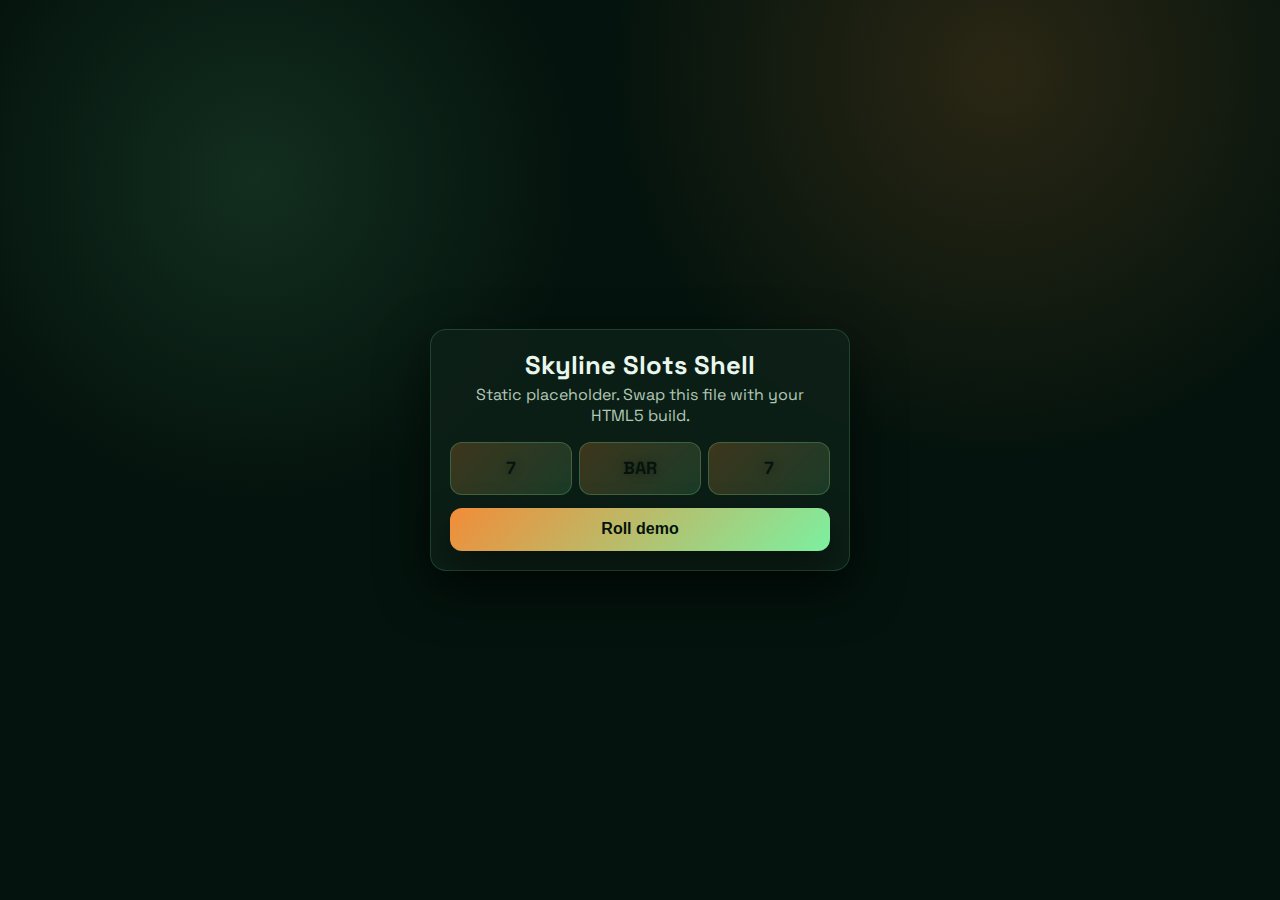
<file: games/game-1/index.html>
<!doctype html>
<html lang="en">
<head>
  <meta charset="utf-8">
  <meta name="viewport" content="width=device-width, initial-scale=1">
  <link rel="icon" type="image/x-icon" href="/favicon.ico">
  <title>Game Shell 1 — Skyline Slots</title>
  <link rel="preconnect" href="https://fonts.googleapis.com">
  <link rel="preconnect" href="https://fonts.gstatic.com" crossorigin>
  <link href="https://fonts.googleapis.com/css2?family=Space+Grotesk:wght@500;700&display=swap" rel="stylesheet">
  <style>
    :root{
      --bg: #04130d;
      --accent: #f28c38;
      --accent-2: #7cf0a0;
      --card: rgba(14,33,24,0.78);
      --text: #e9f6ed;
      --muted: #b1c8b7;
    }
    *{box-sizing:border-box}
    body{
      margin:0;
      font-family:"Space Grotesk", system-ui, sans-serif;
      min-height:100vh;
      background:radial-gradient(circle at 20% 20%, rgba(124,240,160,0.12), transparent 26%),
                 radial-gradient(circle at 78% 8%, rgba(242,140,56,0.16), transparent 30%),
                 #04130d;
      color:var(--text);
      display:flex;
      align-items:center;
      justify-content:center;
      padding:1rem;
    }
    .card{
      width:min(420px, 100%);
      background:var(--card);
      border:1px solid rgba(124,240,160,0.18);
      border-radius:16px;
      padding:1.2rem;
      box-shadow:0 18px 50px rgba(0,0,0,0.55);
      text-align:center;
    }
    h1{
      margin:0 0 0.2rem;
      font-size:1.6rem;
    }
    p{margin:0.2rem 0; color:var(--muted)}
    .reel{
      display:grid;
      grid-template-columns:repeat(3, 1fr);
      gap:0.4rem;
      margin:1rem 0 0.8rem;
    }
    .slot{
      padding:0.9rem 0.6rem;
      border-radius:12px;
      border:1px solid rgba(124,240,160,0.24);
      background:linear-gradient(135deg, rgba(242,140,56,0.22), rgba(124,240,160,0.14));
      font-weight:700;
      font-size:1.1rem;
      color:#04130d;
      text-shadow:0 1px 10px rgba(0,0,0,0.35);
    }
    button{
      background:linear-gradient(135deg, var(--accent), var(--accent-2));
      color:#04130d;
      font-weight:700;
      border:none;
      border-radius:12px;
      padding:0.8rem 1.2rem;
      cursor:pointer;
      box-shadow:0 14px 36px rgba(0,0,0,0.45);
      transition:transform .18s ease;
      width:100%;
      font-size:1rem;
    }
    button:hover{transform:translateY(-2px)}
  </style>
</head>
<body>
  <div class="card">
    <h1>Skyline Slots Shell</h1>
    <p>Static placeholder. Swap this file with your HTML5 build.</p>
    <div class="reel" id="reel">
      <div class="slot">7</div>
      <div class="slot">BAR</div>
      <div class="slot">7</div>
    </div>
    <button id="roll">Roll demo</button>
  </div>

  <script>
    const options = ["7", "BAR", "AAA", "JH", "WIN"];
    const reel = document.getElementById("reel");
    document.getElementById("roll").addEventListener("click", ()=>{
      reel.querySelectorAll(".slot").forEach(slot=>{
        const pick = options[Math.floor(Math.random()*options.length)];
        slot.textContent = pick;
      });
    });
  </script>
</body>
</html>
</file>
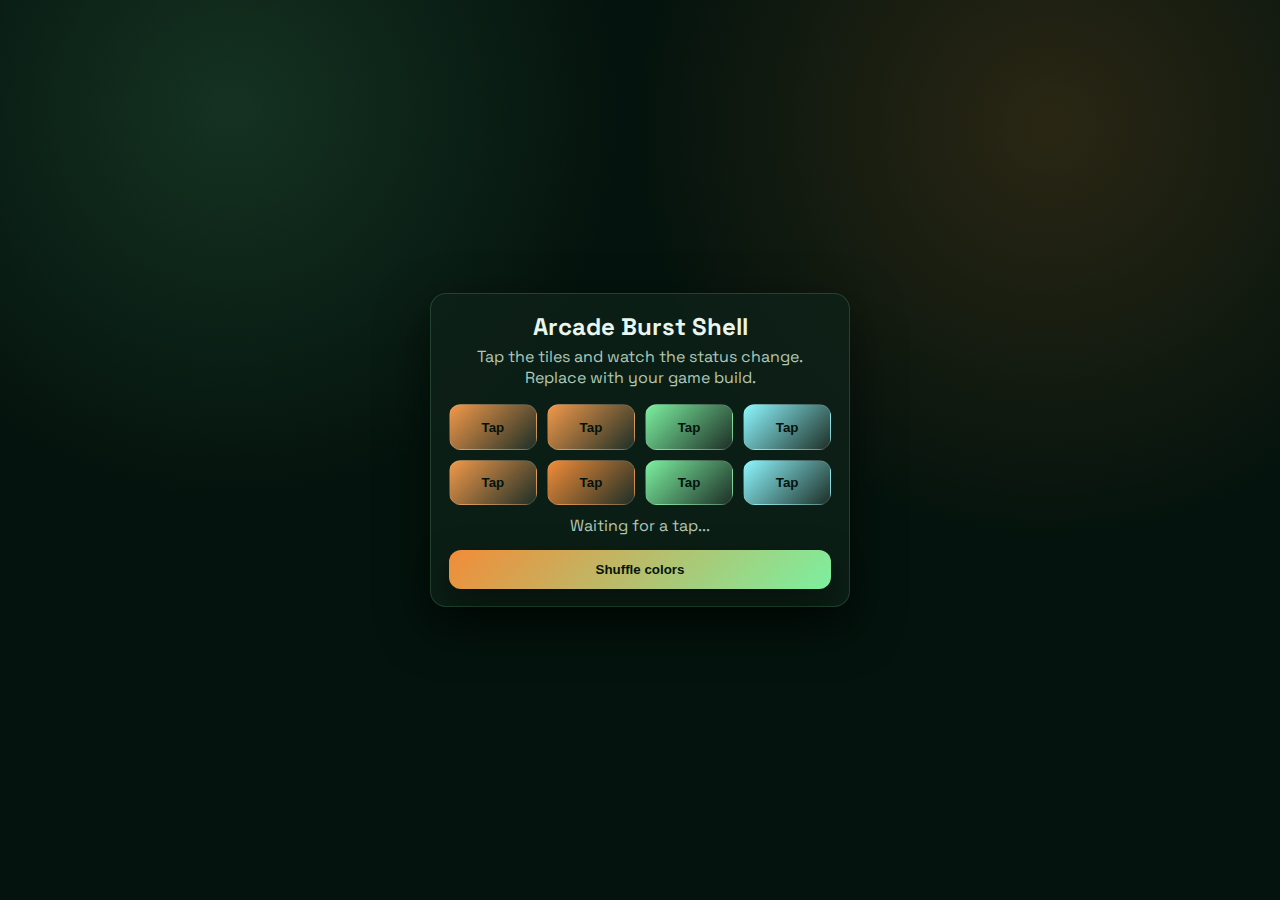
<file: games/game-2/index.html>
<!doctype html>
<html lang="en">
<head>
  <meta charset="utf-8">
  <meta name="viewport" content="width=device-width, initial-scale=1">
  <link rel="icon" type="image/x-icon" href="/favicon.ico">
  <title>Game Shell 2 — Arcade Burst</title>
  <link rel="preconnect" href="https://fonts.googleapis.com">
  <link rel="preconnect" href="https://fonts.gstatic.com" crossorigin>
  <link href="https://fonts.googleapis.com/css2?family=Space+Grotesk:wght@500;700&display=swap" rel="stylesheet">
  <style>
    :root{
      --bg:#04130d;
      --card:rgba(14,33,24,0.78);
      --accent:#f28c38;
      --accent-2:#7cf0a0;
      --text:#e9f6ed;
      --muted:#b1c8b7;
    }
    *{box-sizing:border-box}
    body{
      margin:0;
      min-height:100vh;
      font-family:"Space Grotesk", system-ui, sans-serif;
      background:radial-gradient(circle at 18% 12%, rgba(124,240,160,0.14), transparent 30%),
                 radial-gradient(circle at 82% 14%, rgba(242,140,56,0.16), transparent 32%),
                 #04130d;
      color:var(--text);
      display:flex;
      align-items:center;
      justify-content:center;
      padding:1rem;
    }
    .wrap{
      width:min(420px, 100%);
      background:var(--card);
      border:1px solid rgba(124,240,160,0.18);
      border-radius:16px;
      padding:1.1rem;
      box-shadow:0 18px 50px rgba(0,0,0,0.55);
      text-align:center;
    }
    h1{margin:0 0 0.2rem; font-size:1.5rem}
    p{margin:0.25rem 0; color:var(--muted)}
    .grid{
      display:grid;
      grid-template-columns:repeat(4, 1fr);
      gap:0.6rem;
      margin:1rem 0 0.6rem;
    }
    .tile{
      padding:0.9rem 0.6rem;
      border-radius:12px;
      border:1px solid rgba(255,255,255,0.12);
      background:linear-gradient(160deg, rgba(124,240,160,0.24), rgba(242,140,56,0.16));
      font-weight:700;
      color:#04130d;
      cursor:pointer;
      transition:transform .12s ease, box-shadow .12s ease;
    }
    .tile.active{
      box-shadow:0 0 0 2px rgba(124,240,160,0.45);
    }
    .tile:hover{transform:translateY(-2px)}
    .cta{
      margin-top:0.6rem;
      padding:0.75rem;
      border-radius:12px;
      background:linear-gradient(135deg, var(--accent), var(--accent-2));
      color:#04130d;
      font-weight:700;
      border:none;
      cursor:pointer;
      width:100%;
      box-shadow:0 14px 36px rgba(0,0,0,0.45);
      transition:transform .18s ease;
    }
    .cta:hover{transform:translateY(-2px)}
  </style>
</head>
<body>
  <div class="wrap">
    <h1>Arcade Burst Shell</h1>
    <p>Tap the tiles and watch the status change. Replace with your game build.</p>
    <div class="grid" id="tileGrid"></div>
    <p id="status">Waiting for a tap...</p>
    <button class="cta" id="shuffle">Shuffle colors</button>
  </div>

  <script>
    const colors = ["var(--accent)", "var(--accent-2)", "#8df7ff", "#f2994a"];
    const tileGrid = document.getElementById("tileGrid");
    const status = document.getElementById("status");
    const shuffleBtn = document.getElementById("shuffle");

    function buildGrid(){
      tileGrid.innerHTML = "";
      for(let i=0;i<8;i++){
        const tile = document.createElement("button");
        tile.className = "tile";
        tile.textContent = "Tap";
        tile.style.background = `linear-gradient(135deg, ${pick()}, rgba(255,255,255,0.08))`;
        tile.addEventListener("click", ()=>{
          tile.classList.toggle("active");
          tile.textContent = tile.classList.contains("active") ? "Active" : "Tap";
          status.textContent = "Tiles switched: " + document.querySelectorAll(".tile.active").length;
        });
        tileGrid.appendChild(tile);
      }
    }
    function pick(){
      return colors[Math.floor(Math.random()*colors.length)];
    }
    shuffleBtn.addEventListener("click", buildGrid);
    buildGrid();
  </script>
</body>
</html>
</file>
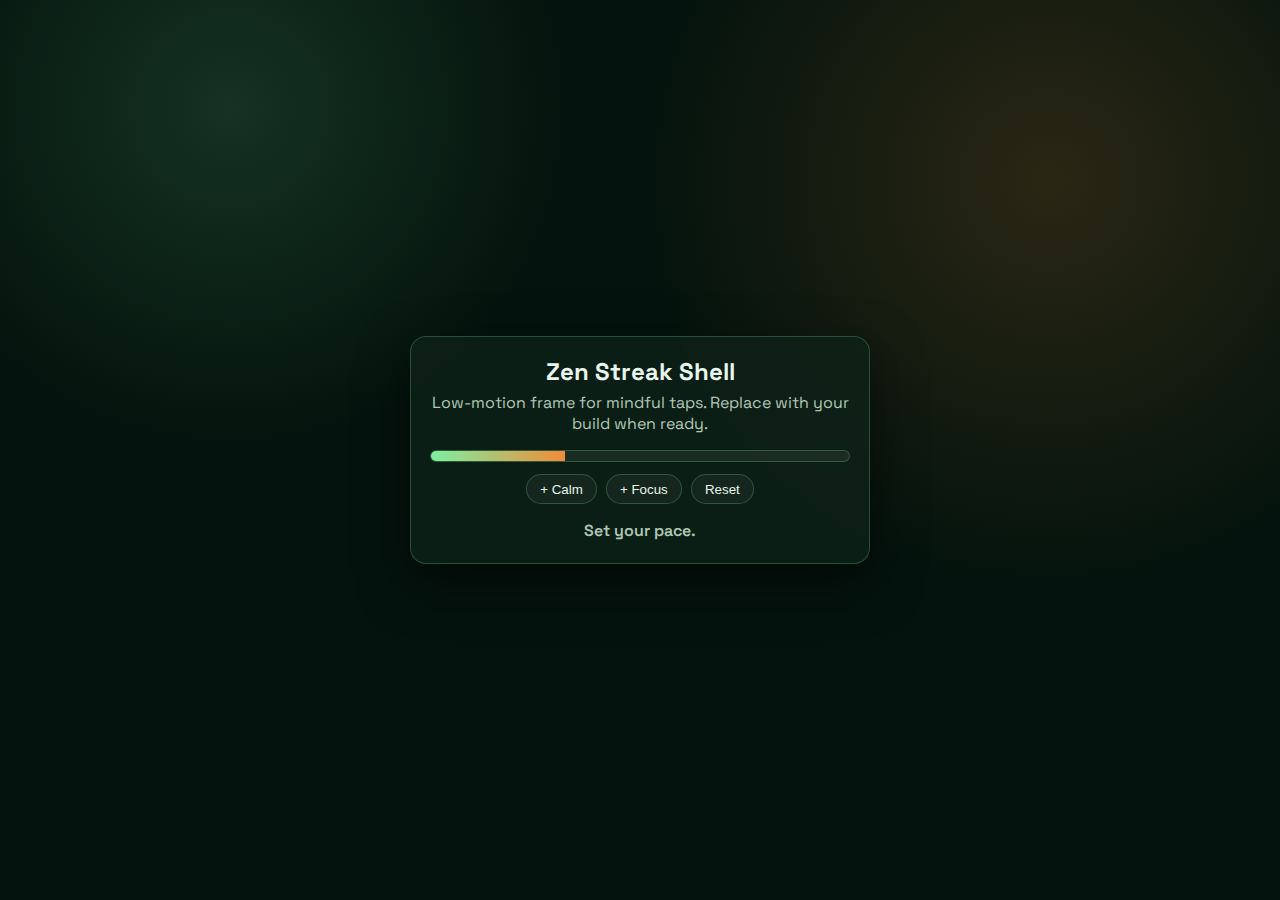
<file: games/game-3/index.html>
<!doctype html>
<html lang="en">
<head>
  <meta charset="utf-8">
  <meta name="viewport" content="width=device-width, initial-scale=1">
  <link rel="icon" type="image/x-icon" href="/favicon.ico">
  <title>Game Shell 3 — Drift Calm</title>
  <link rel="preconnect" href="https://fonts.googleapis.com">
  <link rel="preconnect" href="https://fonts.gstatic.com" crossorigin>
  <link href="https://fonts.googleapis.com/css2?family=Space+Grotesk:wght@500;700&display=swap" rel="stylesheet">
  <style>
    :root{
      --bg:#04130d;
      --card:rgba(14,33,24,0.78);
      --accent:#f28c38;
      --accent-2:#7cf0a0;
      --text:#e9f6ed;
      --muted:#b1c8b7;
      --border:rgba(124,240,160,0.24);
    }
    *{box-sizing:border-box}
    body{
      margin:0;
      min-height:100vh;
      font-family:"Space Grotesk", system-ui, sans-serif;
      background:radial-gradient(circle at 18% 12%, rgba(124,240,160,0.14), transparent 26%),
                 radial-gradient(circle at 82% 20%, rgba(242,140,56,0.16), transparent 32%),
                 #04130d;
      color:var(--text);
      display:flex;
      align-items:center;
      justify-content:center;
      padding:1rem;
    }
    .shell{
      width:min(460px, 100%);
      background:var(--card);
      border:1px solid var(--border);
      border-radius:16px;
      padding:1.2rem;
      box-shadow:0 18px 50px rgba(0,0,0,0.55);
      text-align:center;
    }
    h1{margin:0 0 0.2rem; font-size:1.5rem}
    p{margin:0.3rem 0; color:var(--muted)}
    .meter{
      margin:1rem 0 0.4rem;
      height:12px;
      border-radius:999px;
      background:rgba(255,255,255,0.06);
      overflow:hidden;
      border:1px solid var(--border);
    }
    .fill{
      height:100%;
      width:32%;
      background:linear-gradient(90deg, var(--accent-2), var(--accent));
      transition:width .25s ease;
    }
    .chips{
      display:flex;
      justify-content:center;
      gap:0.6rem;
      margin:0.8rem 0 1rem;
    }
    .chip{
      padding:0.4rem 0.8rem;
      border-radius:999px;
      border:1px solid var(--border);
      background:rgba(255,255,255,0.04);
      color:var(--text);
      cursor:pointer;
      transition:transform .16s ease, border-color .16s ease;
    }
    .chip:hover{transform:translateY(-2px); border-color:var(--accent-2)}
    .log{
      min-height:24px;
      color:var(--muted);
      font-weight:600;
    }
  </style>
</head>
<body>
  <div class="shell">
    <h1>Zen Streak Shell</h1>
    <p>Low-motion frame for mindful taps. Replace with your build when ready.</p>
    <div class="meter"><div class="fill" id="fill"></div></div>
    <div class="chips">
      <button class="chip" data-boost="15">+ Calm</button>
      <button class="chip" data-boost="22">+ Focus</button>
      <button class="chip" data-boost="-18">Reset</button>
    </div>
    <div class="log" id="log">Set your pace.</div>
  </div>

  <script>
    const fill = document.getElementById("fill");
    const log = document.getElementById("log");
    document.querySelectorAll(".chip").forEach(chip => {
      chip.addEventListener("click", () => {
        const change = Number(chip.dataset.boost);
        const current = parseInt(fill.style.width, 10) || 32;
        const next = Math.min(100, Math.max(8, current + change));
        fill.style.width = next + "%";
        log.textContent = change < 0 ? "Reset to a calm state." : "Boost applied. Keep it light.";
      });
    });
  </script>
</body>
</html>
</file>
